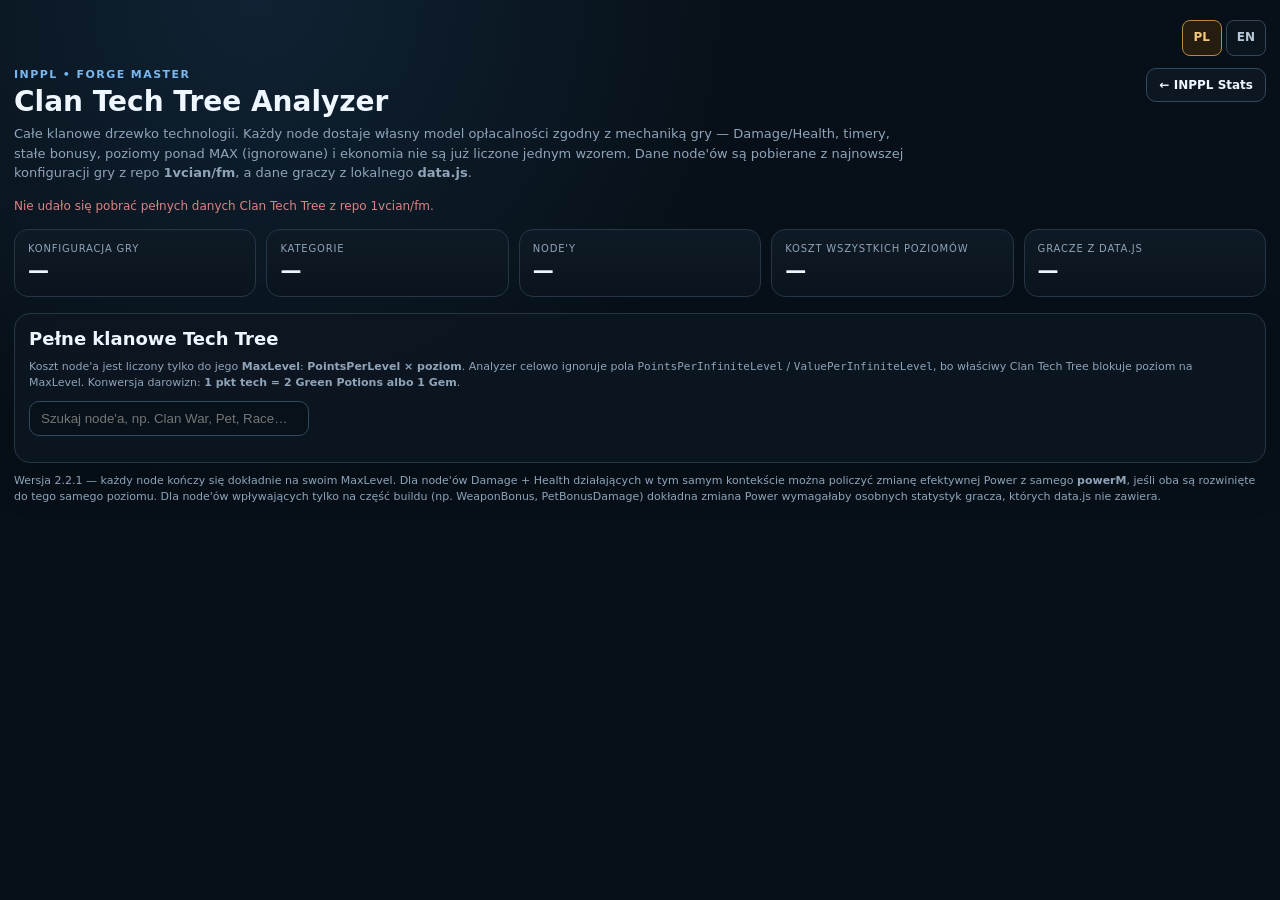
<file: charts/index.html>
<!doctype html>
<html lang="pl">
<head>
<meta charset="utf-8">
<meta name="viewport" content="width=device-width,initial-scale=1">
<meta name="theme-color" content="#071018">
<title>INPPL — Clan Tech Tree Analyzer</title>
<style>
:root{
  --bg:#071018;--panel:#0b151f;--panel2:#0e1b27;--line:#263646;--line2:#33495f;
  --text:#eef6ff;--muted:#8fa4b9;--blue:#77b8f2;--green:#9ac58c;--amber:#d8b16d;
  --red:#d88484;--cyan:#70c8d5;--purple:#b39ce5;
}
*{box-sizing:border-box} html{background:var(--bg)} body{margin:0;background:radial-gradient(circle at 20% 0,#102233 0,#071018 42%);color:var(--text);font-family:Inter,system-ui,-apple-system,Segoe UI,Roboto,Arial,sans-serif}
a{color:inherit}
.shell{width:min(1500px,calc(100% - 28px));margin:0 auto;padding:20px 0 50px}
.top{display:flex;justify-content:space-between;gap:18px;align-items:flex-start;margin-bottom:16px}
.eyebrow{font-size:11px;text-transform:uppercase;letter-spacing:.13em;color:var(--blue);font-weight:800}
h1{font-size:28px;line-height:1.05;margin:6px 0 8px}
.sub{font-size:13px;line-height:1.5;color:var(--muted);max-width:900px}
.back{padding:9px 12px;border-radius:10px;border:1px solid var(--line2);background:#0c1722;text-decoration:none;font-size:12px;font-weight:800;white-space:nowrap}
.status{margin:10px 0 16px;font-size:12px;color:var(--muted)}
.status.ok{color:var(--green)} .status.err{color:var(--red)}
.summary{display:grid;grid-template-columns:repeat(5,minmax(0,1fr));gap:10px;margin-bottom:16px}
.kpi{background:linear-gradient(180deg,#0e1a25,#0a141e);border:1px solid var(--line);border-radius:14px;padding:13px}
.kpi .l{font-size:10px;letter-spacing:.08em;text-transform:uppercase;color:var(--muted)}
.kpi .v{font-size:21px;font-weight:900;margin-top:5px}
.card{background:rgba(12,22,32,.94);border:1px solid var(--line);border-radius:16px;padding:14px;box-shadow:0 15px 45px rgba(0,0,0,.17)}
.toolbar{display:flex;gap:10px;align-items:center;justify-content:space-between;margin-bottom:12px;flex-wrap:wrap}
.toolbar h2{margin:0;font-size:18px}
.search{min-width:280px;background:#07111a;color:var(--text);border:1px solid var(--line2);border-radius:10px;padding:9px 11px;outline:none}
.tree{display:grid;grid-template-columns:repeat(4,minmax(0,1fr));gap:12px;align-items:start}
.cat{background:#09131c;border:1px solid #203243;border-radius:14px;overflow:hidden}
.catHead{padding:11px 12px;border-bottom:1px solid #203243;display:flex;justify-content:space-between;align-items:center;gap:8px;background:#0c1924}
.catTitle{font-weight:900;font-size:13px}.catCount{font-size:10px;color:var(--muted)}
.nodes{padding:8px;display:grid;gap:7px}
.node{width:100%;text-align:left;border:1px solid #26384a;background:#0b1620;color:var(--text);border-radius:11px;padding:9px 10px;cursor:pointer;transition:.14s ease}
.node:hover{transform:translateY(-1px);border-color:#50769a;background:#102130}
.nodeTop{display:flex;justify-content:space-between;gap:10px;align-items:center}
.nodeName{font-size:12px;font-weight:850;line-height:1.2}
.badge{font-size:9px;padding:3px 6px;border-radius:999px;border:1px solid #36516b;color:#9cccf5;white-space:nowrap}
.nodeMeta{display:flex;justify-content:space-between;gap:8px;margin-top:6px;color:var(--muted);font-size:9px}
.powerBadge{border-color:#53613e;color:#b9db9d}.contextBadge{border-color:#65533a;color:#e0bd80}
.timerBadge{border-color:#315f6b;color:#86d5df}.flatBadge{border-color:#43556a;color:#9ec5e7}
.infiniteBadge{border-color:#714d43;color:#e3a38e}.addBadge{border-color:#5b4e72;color:#c4adea}
.modelPanel{margin:0 0 12px;padding:12px 13px;border:1px solid #2a3c4d;border-radius:13px;background:#0a1620}
.modelHead{display:flex;align-items:center;gap:9px;flex-wrap:wrap;margin-bottom:5px}
.modelTitle{font-size:14px;font-weight:900}.modelBadge{font-size:9px;font-weight:900;letter-spacing:.06em;padding:4px 7px;border-radius:999px;border:1px solid #46617b;color:#a8d4f8}
.modelStats{display:grid;grid-template-columns:repeat(4,minmax(0,1fr));gap:7px;margin-top:9px}
.modelStat{background:#09131b;border:1px solid #243747;border-radius:9px;padding:8px 9px}
.modelStat .l{font-size:8px;color:var(--muted);text-transform:uppercase;letter-spacing:.06em}.modelStat .v{font-size:13px;font-weight:900;margin-top:3px}
.specialPanel{margin-top:14px;border:1px solid #3e4f63;background:#0b1620;border-radius:13px;padding:12px}
.specialPanel h3{margin:0 0 5px;font-size:14px}.specialControls{display:grid;grid-template-columns:1fr 1fr;gap:8px;margin:10px 0}
.specialControls label{font-size:9px;color:var(--muted);text-transform:uppercase;letter-spacing:.05em}
.specialControls input{width:100%;margin-top:5px;background:#07111a;color:#fff;border:1px solid #31475c;border-radius:8px;padding:8px}
.specialMetrics{display:grid;grid-template-columns:repeat(4,minmax(0,1fr));gap:7px}
.specialMetric{background:#09131b;border:1px solid #273b4d;border-radius:9px;padding:9px}
.specialMetric .l{font-size:8px;color:var(--muted);text-transform:uppercase;letter-spacing:.05em}.specialMetric .v{font-size:14px;font-weight:900;margin-top:3px}
.note{font-size:11px;color:var(--muted);line-height:1.45;margin-top:10px}
.modalBack{position:fixed;inset:0;background:rgba(0,0,0,.65);display:none;align-items:flex-start;justify-content:center;padding:28px 14px;z-index:50;overflow:auto}
.modalBack.open{display:flex}
.modal{width:min(1120px,100%);background:#09131c;border:1px solid #36506a;border-radius:18px;box-shadow:0 30px 100px rgba(0,0,0,.55);overflow:hidden}
.modalHead{display:flex;justify-content:space-between;align-items:flex-start;gap:16px;padding:16px 18px;border-bottom:1px solid var(--line);background:#0d1a25}
.modalTitle{font-size:22px;font-weight:900}.modalType{font-size:11px;color:var(--muted);margin-top:4px}
.close{border:1px solid var(--line2);background:#0a141d;color:#fff;border-radius:9px;padding:8px 10px;cursor:pointer}
.modalBody{padding:16px}
.nodeKpis{display:grid;grid-template-columns:repeat(5,minmax(0,1fr));gap:9px;margin-bottom:14px}
.smallKpi{background:#0b1721;border:1px solid #263849;border-radius:12px;padding:11px}
.smallKpi .l{font-size:9px;color:var(--muted);text-transform:uppercase;letter-spacing:.06em}
.smallKpi .v{font-size:18px;font-weight:900;margin-top:4px}
.controls{display:grid;grid-template-columns:1fr 1fr 1fr;gap:10px;margin:12px 0}
.control{background:#0a151f;border:1px solid #263849;border-radius:12px;padding:10px}
.control label{font-size:10px;color:var(--muted);text-transform:uppercase;letter-spacing:.06em}
.control input,.control select{width:100%;margin-top:6px;background:#07111a;color:#fff;border:1px solid #31475c;border-radius:8px;padding:8px}
.analysisGrid{display:grid;grid-template-columns:minmax(0,1fr) 310px;gap:14px}
.chartBox{height:430px;border:1px solid #273241;border-radius:16px;background:linear-gradient(180deg,#121a24,#0e151e);padding:10px;position:relative;overflow:hidden;box-shadow:0 14px 40px rgba(0,0,0,.18)}
.chartBox canvas{display:block;width:100%;height:100%}
.sideBox{display:grid;gap:8px;align-content:start}
.metric{padding:10px 11px;border-radius:11px;border:1px solid #2a3b4c;background:#0b1721}
.metric .l{font-size:9px;color:var(--muted);text-transform:uppercase;letter-spacing:.06em}
.metric .v{font-size:18px;font-weight:900;margin-top:3px}
.tableWrap{overflow:auto;margin-top:14px;border:1px solid #263849;border-radius:13px}
table{width:100%;border-collapse:collapse;min-width:760px}
th,td{padding:9px 10px;border-bottom:1px solid #1d2b38;font-size:11px;text-align:right}
th{background:#0d1a25;color:#9fc7ec;font-size:9px;text-transform:uppercase;letter-spacing:.05em;position:sticky;top:0}
th:first-child,td:first-child{text-align:left}
.powerPanel{margin-top:14px;border:1px solid #38513d;background:#0c1a16;border-radius:13px;padding:12px}
.powerPanel h3{margin:0 0 8px;font-size:14px}
.powerGrid{display:grid;grid-template-columns:repeat(4,minmax(0,1fr));gap:8px}
.powerItem{background:#0a1512;border:1px solid #2c4732;border-radius:10px;padding:9px}
.powerItem .n{font-weight:850;font-size:11px}.powerItem .p{font-weight:900;font-size:15px;margin-top:3px}
.warn{margin-top:12px;padding:10px 11px;border-radius:11px;border:1px solid #55462f;background:#19140d;color:#e2bd80;font-size:11px;line-height:1.45}
.hidden{display:none!important}
@media(max-width:1100px){.tree{grid-template-columns:repeat(3,1fr)}.summary{grid-template-columns:repeat(3,1fr)}.nodeKpis{grid-template-columns:repeat(3,1fr)}}
@media(max-width:780px){.tree{grid-template-columns:1fr 1fr}.summary{grid-template-columns:1fr 1fr}.analysisGrid{grid-template-columns:1fr}.controls{grid-template-columns:1fr}.powerGrid{grid-template-columns:1fr 1fr}.modelStats,.specialMetrics{grid-template-columns:1fr 1fr}.specialControls{grid-template-columns:1fr}.top{flex-direction:column}}
@media(max-width:520px){.tree{grid-template-columns:1fr}.summary,.nodeKpis{grid-template-columns:1fr 1fr}}
</style>
<link rel="stylesheet" href="../i18n.css?v=20261003181007723">
<script src="../locales/en.js?v=20261003181007723"></script>
<script src="../i18n.js?v=20261003181007723"></script>
<meta name="inppl-build" content="20261003181007723"><!-- inppl-version-check -->
<script>
(() => {
  const versionUrl = new URL('../version.json', location.href);
  const loadedBuild = document.querySelector('meta[name="inppl-build"]')?.content;
  let checking = false;
  async function checkVersion() {
    if (checking || document.hidden || !/^https?:$/.test(location.protocol)) return;
    checking = true;
    try {
      versionUrl.searchParams.set('t', Date.now());
      const response = await fetch(versionUrl, {cache: 'no-store'});
      if (!response.ok) return;
      const data = await response.json();
      if (data.build == null) return;
      const next = String(data.build), current = new URL(location.href);
      if (next !== loadedBuild && current.searchParams.get('v') !== next) {
        current.searchParams.set('v', next);
        location.replace(current.href);
      }
    } catch (_) {} finally { checking = false; }
  }
  checkVersion();
  addEventListener('pageshow', checkVersion);
  document.addEventListener('visibilitychange', checkVersion);
})();
</script>
<!-- /inppl-version-check -->
</head>
<body>
<div class="shell">
  <div class="top">
    <div>
      <div class="eyebrow">INPPL • Forge Master</div>
      <h1>Clan Tech Tree Analyzer</h1>
      <div class="sub">Całe klanowe drzewko technologii. Każdy node dostaje własny model opłacalności zgodny z mechaniką gry — Damage/Health, timery, stałe bonusy, poziomy ponad MAX (ignorowane) i ekonomia nie są już liczone jednym wzorem. Dane node'ów są pobierane z najnowszej konfiguracji gry z repo <b>1vcian/fm</b>, a dane graczy z lokalnego <b>data.js</b>.</div>
    </div>
    <a class="back" href="../#overview">← INPPL Stats</a>
  </div>

  <div id="status" class="status">Ładowanie najnowszego Clan Tech Tree…</div>

  <div class="summary">
    <div class="kpi"><div class="l">Konfiguracja gry</div><div class="v" id="versionKpi">—</div></div>
    <div class="kpi"><div class="l">Kategorie</div><div class="v" id="catsKpi">—</div></div>
    <div class="kpi"><div class="l">Node'y</div><div class="v" id="nodesKpi">—</div></div>
    <div class="kpi"><div class="l">Koszt wszystkich poziomów</div><div class="v" id="costKpi">—</div></div>
    <div class="kpi"><div class="l">Gracze z data.js</div><div class="v" id="playersKpi">—</div></div>
  </div>

  <div class="card">
    <div class="toolbar">
      <div>
        <h2>Pełne klanowe Tech Tree</h2>
        <div class="note">Koszt node'a jest liczony tylko do jego <b>MaxLevel</b>: <b>PointsPerLevel × poziom</b>. Analyzer celowo ignoruje pola <code>PointsPerInfiniteLevel</code> / <code>ValuePerInfiniteLevel</code>, bo właściwy Clan Tech Tree blokuje poziom na MaxLevel. Konwersja darowizn: <b>1 pkt tech = 2 Green Potions albo 1 Gem</b>.</div>
      </div>
      <input id="search" class="search" placeholder="Szukaj node'a, np. Clan War, Pet, Race…">
    </div>
    <div id="tree" class="tree"></div>
  </div>

  <div class="note">Wersja 2.2.1 — każdy node kończy się dokładnie na swoim MaxLevel. Dla node'ów Damage + Health działających w tym samym kontekście można policzyć zmianę efektywnej Power z samego <b>powerM</b>, jeśli oba są rozwinięte do tego samego poziomu. Dla node'ów wpływających tylko na część buildu (np. WeaponBonus, PetBonusDamage) dokładna zmiana Power wymagałaby osobnych statystyk gracza, których data.js nie zawiera.</div>
</div>

<div id="modalBack" class="modalBack">
  <div class="modal">
    <div class="modalHead">
      <div><div id="modalTitle" class="modalTitle">—</div><div id="modalType" class="modalType">—</div></div>
      <button id="closeBtn" class="close">Zamknij ✕</button>
    </div>
    <div class="modalBody">
      <div class="nodeKpis">
        <div class="smallKpi"><div class="l">Max poziom</div><div id="maxLevelKpi" class="v">—</div></div>
        <div class="smallKpi"><div class="l">Koszt / poziom</div><div id="costLevelKpi" class="v">—</div></div>
        <div class="smallKpi"><div class="l">Bonus / poziom</div><div id="valueLevelKpi" class="v">—</div></div>
        <div class="smallKpi"><div class="l">Koszt do MAX</div><div id="totalCostKpi" class="v">—</div></div>
        <div class="smallKpi"><div class="l">Bonus na MAX</div><div id="maxBonusKpi" class="v">—</div></div>
      </div>

      <div class="controls">
        <div class="control"><label>Aktualny poziom</label><input id="currentLevel" type="number" min="0" value="0"></div>
        <div class="control"><label>Poziom docelowy</label><input id="targetLevel" type="number" min="1" value="1"></div>
        <div id="playerControl" class="control"><label>Gracz do podglądu Power</label><select id="playerSelect"></select></div>
      </div>

      <div id="modelPanel" class="modelPanel">
        <div class="modelHead"><span id="modelBadge" class="modelBadge">MODEL</span><div id="modelTitle" class="modelTitle">—</div></div>
        <div id="modelExplain" class="note" style="margin:0">—</div>
        <div id="modelStats" class="modelStats"></div>
      </div>
      <div class="analysisGrid">
        <div class="chartBox"><canvas id="nodeChart"></canvas></div>
        <div class="sideBox">
          <div class="metric"><div class="l">Koszt aktualny → cel</div><div id="upgradeCost" class="v">—</div></div>
          <div class="metric"><div id="bonusChangeLabel" class="l">Efekt aktualny → cel</div><div id="bonusChange" class="v">—</div></div>
          <div class="metric"><div id="per1000Label" class="l">Efekt / 1000 pkt</div><div id="per1000" class="v">—</div></div>
          <div class="metric"><div id="relativeGainLabel" class="l">Opłacalność poziomu docelowego</div><div id="relativeGain" class="v">—</div></div>
        </div>
      </div>

      <div id="specialPanel" class="specialPanel hidden">
        <h3 id="specialTitle">Analiza specjalna</h3>
        <div id="specialBody"></div>
      </div>

      <div id="powerPanel" class="powerPanel hidden">
        <h3 id="powerTitle">Wpływ na efektywną Power</h3>
        <div class="note" id="powerDesc"></div>
        <div id="powerGrid" class="powerGrid"></div>
      </div>
      <div id="powerWarn" class="warn hidden"></div>

      <div class="tableWrap">
        <table>
          <thead><tr><th id="thLevel">Poziom</th><th id="thCost">Koszt łączny</th><th id="thEffect">Efekt łączny</th><th id="thGain">Zysk tego poziomu</th><th id="thEfficiency">Opłacalność vs 1. poziom</th></tr></thead>
          <tbody id="levelsBody"></tbody>
        </table>
      </div>
    </div>
  </div>
</div>

<script src="../data-loader.js?v=20261003181007723"></script>
<script>
const REPO_BASE='https://raw.githubusercontent.com/1vcian/fm/main/public/parsed_configs/';

const LABELS={
Power:'Moc',EggTimers:'Timery jaj',Special:'Specjalne',ClanWar:'Wojna klanów',ClanMissions:'Misje klanowe',Dungeons:'Lochy',ClanTechPotions:'Fiolki / Tech Race',
WeaponBonus:'Bonus broni',HelmetBonus:'Bonus hełmu',BodyBonus:'Bonus pancerza',ShoeBonus:'Bonus butów',GloveBonus:'Bonus rękawic',BeltBonus:'Bonus pasa',NecklaceBonus:'Bonus naszyjnika',RingBonus:'Bonus pierścienia',
SkillDamage:'Skill Damage',PetBonusDamage:'Pet Damage',PetBonusHealth:'Pet Health',MountDamage:'Mount Damage',MountHealth:'Mount Health',
CommonEggTimer:'Common Egg Timer',RareEggTimer:'Rare Egg Timer',EpicEggTimer:'Epic Egg Timer',LegendaryEggTimer:'Legendary Egg Timer',UltimateEggTimer:'Ultimate Egg Timer',MythicEggTimer:'Mythic Egg Timer',
AutoForge:'Auto Forge',ForgeAnimationSpeed:'Forge Animation Speed',PlayerMoveSpeed:'Move Speed',PlayerAttackRange:'Attack Range',
ClanWarDamage:'Clan War Damage',ClanWarHealth:'Clan War Health',PersonalWarRewards:'Personal War Rewards',ClanWarWinRewards:'Clan War Win Rewards',ClanWarLoseRewards:'Clan War Lose Rewards',
MissionDamage:'Mission Damage',MissionHealth:'Mission Health',MissionRewards:'Mission Rewards',
HammerThiefDungeonDamage:'Hammer Thief Damage',HammerThiefDungeonHealth:'Hammer Thief Health',
GhostTownDungeonDamage:'Ghost Town Damage',GhostTownDungeonHealth:'Ghost Town Health',
InvasionDungeonDamage:'Invasion Damage',InvasionDungeonHealth:'Invasion Health',
ZombieRushDungeonDamage:'Zombie Rush Damage',ZombieRushDungeonHealth:'Zombie Rush Health',
GuildPotionsFromMissions:'Potions from Missions',GuildPotionsFromPersonalWar:'Potions from Personal War',GuildPotionsFromClanWarWin:'Potions from Clan War Win',GuildPotionsFromClanWarLose:'Potions from Clan War Lose',
GuildTechRaceRewardMultiplier:'Clan Tech Race Rewards',GuildTechRaceScoreMultiplier:'Clan Tech Race Score'
};

const CONTEXT_PAIRS={
ClanWarDamage:'ClanWarHealth',ClanWarHealth:'ClanWarDamage',
MissionDamage:'MissionHealth',MissionHealth:'MissionDamage',
HammerThiefDungeonDamage:'HammerThiefDungeonHealth',HammerThiefDungeonHealth:'HammerThiefDungeonDamage',
GhostTownDungeonDamage:'GhostTownDungeonHealth',GhostTownDungeonHealth:'GhostTownDungeonDamage',
InvasionDungeonDamage:'InvasionDungeonHealth',InvasionDungeonHealth:'InvasionDungeonDamage',
ZombieRushDungeonDamage:'ZombieRushDungeonHealth',ZombieRushDungeonHealth:'ZombieRushDungeonDamage'
};

const POWER_SOURCE_TYPES=new Set([
'WeaponBonus','HelmetBonus','BodyBonus','ShoeBonus','GloveBonus','BeltBonus','NecklaceBonus','RingBonus',
'SkillDamage','PetBonusDamage','PetBonusHealth','MountDamage','MountHealth'
]);

let VERSION='',POSITIONS={},UPGRADES={},TECHNODES={},GUILDBASE={},PLAYERS=[],SELECTED=null;
let RACE_MEMBERS=50,RACE_BASE_PER_MEMBER=400;
let POTIONS_PER_POINT=2,GEMS_PER_POINT=1;

const fmt=n=>Number(n||0).toLocaleString(window.INPPL_I18N?.locale||'pl-PL',{maximumFractionDigits:2});
const pct=n=>(Number(n||0)*100).toLocaleString(window.INPPL_I18N?.locale||'pl-PL',{maximumFractionDigits:2})+'%';
const compact=n=>{
  n=Number(n||0); const a=Math.abs(n);
  if(a>=1e12)return (n/1e12).toLocaleString(window.INPPL_I18N?.locale||'pl-PL',{maximumFractionDigits:2})+' bln';
  if(a>=1e9)return (n/1e9).toLocaleString(window.INPPL_I18N?.locale||'pl-PL',{maximumFractionDigits:2})+' mld';
  if(a>=1e6)return (n/1e6).toLocaleString(window.INPPL_I18N?.locale||'pl-PL',{maximumFractionDigits:2})+' mln';
  if(a>=1e3)return (n/1e3).toLocaleString(window.INPPL_I18N?.locale||'pl-PL',{maximumFractionDigits:2})+' tys.';
  return fmt(n);
};
function splitName(s){return String(s||'').replace(/([a-z0-9])([A-Z])/g,'$1 $2')}
function label(s){return LABELS[s]||splitName(s)}
function powerFmtM(m){
  const n=Number(m)*1e6,a=Math.abs(n);
  if(a>=1e12)return (n/1e12).toLocaleString(window.INPPL_I18N?.locale||'pl-PL',{maximumFractionDigits:2})+'T';
  if(a>=1e9)return (n/1e9).toLocaleString(window.INPPL_I18N?.locale||'pl-PL',{maximumFractionDigits:2})+'B';
  if(a>=1e6)return (n/1e6).toLocaleString(window.INPPL_I18N?.locale||'pl-PL',{maximumFractionDigits:1})+'M';
  return fmt(n);
}
function projectedPowerM(baseM,mult){return Number(baseM)*mult+0.00048*(mult-1)}
function techPointCostText(points){
  const p=Number(points||0);
  return `${compact(p)} pkt • ${compact(p*POTIONS_PER_POINT)} potek`;
}
function readDonationRates(){
  const arr=GUILDBASE?.TechTreeDonationCurrencies;
  if(!Array.isArray(arr))return;
  const pot=arr.find(x=>String(x?.Currency)==='GuildPotions');
  const gem=arr.find(x=>String(x?.Currency)==='Gems');
  const pr=Number(pot?.CostPerPoint),gr=Number(gem?.CostPerPoint);
  if(Number.isFinite(pr)&&pr>0)POTIONS_PER_POINT=pr;
  if(Number.isFinite(gr)&&gr>0)GEMS_PER_POINT=gr;
}

function nodeMeta(type){
  const rows=TECHNODES?.[type]?.StatNodes||[];
  const first=rows[0]||{};
  const stat=first.UniqueStat||{};
  return {
    rows,
    statType:stat.StatType||'Unknown',
    nature:stat.StatNature||'Unknown',
    targetKind:first.Target?.Kind||'Unknown',
    condition:first.Condition||'None'
  };
}
function isPercent(type){
  const m=nodeMeta(type);
  return m.nature!=='Additive';
}
function valFmt(type,v){
  return isPercent(type) ? pct(v) : fmt(v);
}
function totalValueAt(type,level){
  const d=UPGRADES[type]||{}, max=Math.max(0,Number(d.MaxLevel||0)), v=Number(d.ValuePerLevel||0);
  const l=Math.max(0,Math.min(Number(level)||0,max));
  return l*v;
}
function totalCostAt(type,level){
  const d=UPGRADES[type]||{}, max=Math.max(0,Number(d.MaxLevel||0)), c=Number(d.PointsPerLevel||0);
  const l=Math.max(0,Math.min(Number(level)||0,max));
  return l*c;
}
function levelIncrement(type,level){
  const d=UPGRADES[type]||{};
  return {cost:Number(d.PointsPerLevel||0),value:Number(d.ValuePerLevel||0),infinite:false};
}

function modelFor(type){
  const m=nodeMeta(type);
  if(CONTEXT_PAIRS[type])return 'combatPair';
  if(m.nature==='Divisor' && (m.statType==='TimerSpeed'||m.statType==='Duration'))return 'timerDivisor';
  if(m.nature==='Additive')return 'additive';
  if(m.nature==='Multiplier')return 'linearMultiplier';
  return 'flatFallback';
}

function modelName(type){
  const model=modelFor(type);
  if(model==='combatPair')return 'POWER + PARA';
  if(model==='timerDivisor')return 'TIMER / DIVISOR';
  if(model==='additive')return 'ADDITIVE';
  if(POWER_SOURCE_TYPES.has(type))return 'POWER • ŹRÓDŁO';
  return 'STAŁY BONUS / KOSZT';
}

function finiteEfficiencyBase(type){
  const d=UPGRADES[type]||{};
  return Number(d.PointsPerLevel)>0 ? Number(d.ValuePerLevel||0)/Number(d.PointsPerLevel) : 0;
}

/* Opłacalność jest ZALEŻNA OD MECHANIKI node'a.
   Wynik 1.0 = 100% wartości referencyjnej pierwszego poziomu. */
function efficiencyAt(type,level){
  const d=UPGRADES[type]||{}, v=Number(d.ValuePerLevel||0), max=Number(d.MaxLevel||0);
  const l=Math.max(1,Number(level)||1), model=modelFor(type);

  if(model==='combatPair'){
    // Para Damage+Health: mnożnik efektywnej siły = 1 + bonus.
    // Marginalny względny wzrost poziomu L: v/(1+v*(L-1)).
    // Normalizacja do poziomu 1 daje 1/(1+v*(L-1)).
    return v>0 ? 1/(1+v*(l-1)) : 1;
  }

  if(model==='timerDivisor'){
    // Divisor: czas = baza / (1 + bonus).
    // Liczymy ile czasu bazowego oszczędza konkretny kolejny poziom.
    const save1=1-(1/(1+v));
    const before=1/(1+v*(l-1));
    const after=1/(1+v*l);
    const saved=before-after;
    return save1>0?saved/save1:1;
  }


  // Multiplier / Additive o stałym koszcie i stałym przyroście:
  // absolutny efekt na bazową wartość za punkt jest taki sam na każdym poziomie.
  return 1;
}

function actualGainText(type,level){
  const d=UPGRADES[type]||{}, v=Number(d.ValuePerLevel||0), max=Number(d.MaxLevel||0);
  const inc=levelIncrement(type,level), model=modelFor(type);

  if(model==='combatPair'){
    const gain=v/(1+v*(level-1));
    return '+'+pct(gain)+' efektywnej siły';
  }
  if(model==='timerDivisor'){
    const before=1/(1+v*(level-1)),after=1/(1+v*level);
    return '−'+pct(before-after)+' czasu bazowego';
  }
  if(inc.infinite){
    return isPercent(type)?'+'+pct(inc.value)+' bazowej wartości':'+'+fmt(inc.value);
  }
  return isPercent(type)?'+'+pct(inc.value)+' bazowej wartości':'+'+fmt(inc.value);
}

function stageLevels(type){
  const d=UPGRADES[type]||{}, max=Math.max(1,Number(d.MaxLevel||1));
  const base=[1,2,4,8,16,24,32,48,64,96,100].filter(x=>x<=max);
  if(!base.includes(max))base.push(max);
  return [...new Set(base)].sort((a,b)=>a-b);
}

async function load(){
  const status=document.getElementById('status');
  try{
    await window.inpplReady;
    const versions=await fetch(REPO_BASE+'versions.json',{cache:'no-store'}).then(r=>{if(!r.ok)throw Error('versions');return r.json()});
    VERSION=[...versions].sort((a,b)=>b.localeCompare(a))[0];
    [POSITIONS,UPGRADES,TECHNODES,GUILDBASE]=await Promise.all([
      fetch(REPO_BASE+VERSION+'/GuildTechTreePositionLibrary.json',{cache:'no-store'}).then(r=>r.json()),
      fetch(REPO_BASE+VERSION+'/GuildTechTreeUpgradeLibrary.json',{cache:'no-store'}).then(r=>r.json()),
      fetch(REPO_BASE+VERSION+'/TechNodesLibrary.json',{cache:'no-store'}).then(r=>r.json()),
      fetch(REPO_BASE+VERSION+'/GuildBaseConfig.json',{cache:'no-store'}).then(r=>r.json())
    ]);
    readDonationRates();

    const D=window.INPPL_DATA;
    if(D&&Array.isArray(D.players)){
      PLAYERS=D.players.filter(p=>p&&p.active!==false&&Number.isFinite(Number(p.powerM))).sort((a,b)=>Number(b.powerM)-Number(a.powerM));
    }
    RACE_MEMBERS=PLAYERS.length||50;

    status.textContent='Połączono • konfiguracja '+VERSION+' • 1 pkt tech = '+POTIONS_PER_POINT+' potki lub '+GEMS_PER_POINT+' gem • '+Object.keys(UPGRADES).length+' definicji';
    status.className='status ok';
    renderSummary();renderTree();fillPlayers();
  }catch(e){
    console.error(e);status.textContent='Nie udało się pobrać pełnych danych Clan Tech Tree z repo 1vcian/fm.';status.className='status err';
  }
}

function renderSummary(){
  const cats=Object.keys(POSITIONS),nodes=cats.flatMap(c=>POSITIONS[c]?.Nodes||[]);
  const total=nodes.reduce((s,t)=>s+totalCostAt(t,Number(UPGRADES[t]?.MaxLevel||0)),0);
  versionKpi.textContent=VERSION.replaceAll('_','-');
  catsKpi.textContent=cats.length;nodesKpi.textContent=nodes.length;costKpi.textContent=compact(total)+' pkt / '+compact(total*POTIONS_PER_POINT)+' potek';playersKpi.textContent=PLAYERS.length||'—';
}

function badgeFor(type){
  const model=modelFor(type);
  if(model==='combatPair')return '<span class="badge contextBadge">POWER + PARA</span>';
  if(model==='timerDivisor')return '<span class="badge timerBadge">TIMER</span>';
  if(POWER_SOURCE_TYPES.has(type))return '<span class="badge powerBadge">POWER</span>';
  if(model==='additive')return '<span class="badge addBadge">ADDITIVE</span>';
  return '<span class="badge flatBadge">STAŁE ROI</span>';
}

function renderTree(filter=''){
  const q=filter.trim().toLowerCase(),tree=document.getElementById('tree');tree.innerHTML='';
  Object.entries(POSITIONS).forEach(([key,cat])=>{
    const nodes=(cat.Nodes||[]).filter(t=>(label(t)+' '+t+' '+label(key)+' '+modelName(t)).toLowerCase().includes(q));
    if(!nodes.length)return;
    const el=document.createElement('section');el.className='cat';
    el.innerHTML='<div class="catHead"><div class="catTitle">'+label(key)+'</div><div class="catCount">'+nodes.length+' node’ów</div></div><div class="nodes">'+nodes.map(t=>{
      const d=UPGRADES[t]||{};
      const maxText='MAX '+(d.MaxLevel??'?');
      return `<button class="node" data-type="${t}">
        <div class="nodeTop"><div class="nodeName">${label(t)}</div>${badgeFor(t)}</div>
        <div class="nodeMeta"><span>${maxText}</span><span>${fmt(d.PointsPerLevel||0)} pkt • ${fmt(Number(d.PointsPerLevel||0)*POTIONS_PER_POINT)} potek</span><span>${valFmt(t,d.ValuePerLevel||0)}/lvl</span></div>
      </button>`;
    }).join('')+'</div>';
    tree.appendChild(el);
  });
  tree.querySelectorAll('.node').forEach(b=>b.addEventListener('click',()=>openNode(b.dataset.type)));
}

function fillPlayers(){
  const s=document.getElementById('playerSelect');
  s.innerHTML=PLAYERS.length?PLAYERS.map(p=>`<option value="${String(p.nick).replace(/"/g,'&quot;')}">${p.nick} — ${powerFmtM(p.powerM)}</option>`).join(''):'<option>Brak danych</option>';
  if(PLAYERS.some(p=>p.nick==='Wosiu'))s.value='Wosiu';
  s.onchange=updateNode;
}

function findCategory(type){
  for(const [k,c] of Object.entries(POSITIONS))if((c.Nodes||[]).includes(type))return label(k);
  return '—';
}

function openNode(type){
  SELECTED=type;const d=UPGRADES[type];if(!d)return;
  const meta=nodeMeta(type);

  modalTitle.textContent=label(type);
  modalType.textContent=type+' • '+findCategory(type)+' • '+meta.statType+' / '+meta.nature;
  maxLevelKpi.textContent=d.MaxLevel;
  costLevelKpi.textContent=techPointCostText(d.PointsPerLevel);
  valueLevelKpi.textContent=valFmt(type,d.ValuePerLevel);
  totalCostKpi.textContent=techPointCostText(totalCostAt(type,d.MaxLevel));
  maxBonusKpi.textContent=valFmt(type,totalValueAt(type,d.MaxLevel));

  currentLevel.max=d.MaxLevel;targetLevel.max=d.MaxLevel;
  currentLevel.value=0;targetLevel.value=Math.min(1,Number(d.MaxLevel||1));
  currentLevel.oninput=updateNode;targetLevel.oninput=updateNode;

  const showPlayer=!!CONTEXT_PAIRS[type]||POWER_SOURCE_TYPES.has(type);
  playerControl.classList.toggle('hidden',!showPlayer);

  modalBack.classList.add('open');
  requestAnimationFrame(()=>{updateNode();requestAnimationFrame(drawChart)});
}

function clampLevels(){
  const d=UPGRADES[SELECTED],max=Number(d.MaxLevel||0);
  let cur=Math.max(0,Math.min(Number(currentLevel.value)||0,max));
  let tar=Math.max(0,Math.min(Number(targetLevel.value)||0,max));
  if(tar<cur){tar=cur;targetLevel.value=String(cur)}
  currentLevel.value=String(cur);targetLevel.value=String(tar);
  return {cur,tar};
}

function targetEfficiency(type,level){
  if(level<=0)return null;
  return efficiencyAt(type,level);
}
function effFmt(e){return e==null?'—':(e*100).toLocaleString(window.INPPL_I18N?.locale||'pl-PL',{maximumFractionDigits:2})+'%'}

function updateNode(){
  if(!SELECTED)return;
  const d=UPGRADES[SELECTED],{cur,tar}=clampLevels(),model=modelFor(SELECTED);
  const cost=totalCostAt(SELECTED,tar)-totalCostAt(SELECTED,cur);
  const curVal=totalValueAt(SELECTED,cur),tarVal=totalValueAt(SELECTED,tar);

  upgradeCost.textContent=techPointCostText(cost);

  if(model==='timerDivisor'){
    const remainCur=1/(1+curVal),remainTar=1/(1+tarVal);
    bonusChangeLabel.textContent='Pozostały czas aktualny → cel';
    bonusChange.textContent=pct(remainCur)+' → '+pct(remainTar);
    const v=Number(d.ValuePerLevel||0),firstSave=1-(1/(1+v));
    per1000Label.textContent='Oszczędność czasu / 1000 pkt (1. lvl)';
    per1000.textContent=pct(firstSave*(1000/Number(d.PointsPerLevel||1)));
  }else{
    bonusChangeLabel.textContent='Bonus aktualny → cel';
    bonusChange.textContent=valFmt(SELECTED,curVal)+' → '+valFmt(SELECTED,tarVal);
    per1000Label.textContent=isPercent(SELECTED)?'Bonus bazowy / 1000 pkt':'Wartość / 1000 pkt';
    const inc=levelIncrement(SELECTED,Math.min(Math.max(1,tar),Number(d.MaxLevel||1)));
    per1000.textContent=isPercent(SELECTED)?pct((inc.value/inc.cost)*1000):fmt((inc.value/inc.cost)*1000);
  }

  relativeGainLabel.textContent='Opłacalność poziomu docelowego';
  relativeGain.textContent=tar>0?effFmt(targetEfficiency(SELECTED,tar)):'—';

  renderModelPanel(cur,tar);
  renderLevels();
  drawChart();
  renderPower(cur,tar,Number(d.ValuePerLevel||0));
  renderSpecial(cur,tar);
}

function renderModelPanel(cur,tar){
  const type=SELECTED,d=UPGRADES[type],model=modelFor(type),meta=nodeMeta(type);
  modelBadge.textContent=modelName(type);
  let title='',explain='',stats=[];

  if(model==='combatPair'){
    const pair=CONTEXT_PAIRS[type],v=Number(d.ValuePerLevel||0);
    title='Malejąca opłacalność realnej siły';
    explain=`${label(type)} działa jako mnożnik ${meta.statType}. Gdy ${label(type)} i ${label(pair)} mają ten sam poziom, Damage i Health rosną razem. Wykres pokazuje marginalny wzrost efektywnej siły kolejnego poziomu, znormalizowany tak, że 1. poziom = 100%.`;
    const max=Number(d.MaxLevel||0);
    stats=[
      ['Para',label(pair)],
      ['1. poziom',actualGainText(type,1)],
      ['MAX bonus',valFmt(type,totalValueAt(type,max))],
      ['Opłacalność MAX lvl',effFmt(efficiencyAt(type,max))]
    ];
  }else if(model==='timerDivisor'){
    const max=Number(d.MaxLevel||0),maxVal=totalValueAt(type,max),remain=1/(1+maxVal);
    title='Rzeczywista oszczędność czasu — Divisor';
    explain='Gra liczy ten typ jako Divisor: czas = czas bazowy / (1 + bonus). Dlatego +5% speed nie oznacza −5% czasu. Każdy kolejny poziom oszczędza coraz mniej czasu bazowego, więc wykres opada.';
    stats=[
      ['Bonus speed na MAX',valFmt(type,maxVal)],
      ['Czas na MAX',pct(remain)+' bazowego'],
      ['Łącznie krócej',pct(1-remain)],
      ['Opłacalność MAX lvl',effFmt(efficiencyAt(type,max))]
    ];
  }else if(model==='additive'){
    title='Stała opłacalność — przyrost Additive';
    explain='Każdy poziom daje ten sam przyrost liczbowy i kosztuje tyle samo. Nie ma matematycznego spadku ROI: wykres powinien być płaski na 100%.';
    stats=[
      ['Przyrost / lvl','+'+fmt(d.ValuePerLevel)],
      ['Koszt / lvl',fmt(d.PointsPerLevel)+' pkt / '+fmt(Number(d.PointsPerLevel)*POTIONS_PER_POINT)+' potek'],
      ['Wartość na MAX',fmt(totalValueAt(type,d.MaxLevel))],
      ['ROI wszystkich lvl','100%']
    ];
  }else{
    title=POWER_SOURCE_TYPES.has(type)?'Stała efektywność źródłowej statystyki':'Stała efektywność bonusu kosztowego';
    explain=POWER_SOURCE_TYPES.has(type)
      ?'Ten node wzmacnia tylko konkretne źródło Damage/Health. Każdy level daje ten sam procent tego źródła za ten sam koszt, więc jego czysta efektywność bonus/punkt jest płaska. Dokładnego wzrostu całkowitego Power nie da się wyliczyć z samego powerM.'
      :'Ten efekt jest mnożnikiem bazowej nagrody / punktów / prędkości. Każdy poziom dodaje ten sam procent bazowej wartości za ten sam koszt, więc kosztowa opłacalność każdego poziomu jest taka sama.';
    const max=Number(d.MaxLevel||0);
    stats=[
      ['Bonus / lvl',valFmt(type,d.ValuePerLevel)],
      ['Koszt / lvl',fmt(d.PointsPerLevel)+' pkt / '+fmt(Number(d.PointsPerLevel)*POTIONS_PER_POINT)+' potek'],
      ['Bonus na MAX',valFmt(type,totalValueAt(type,max))],
      ['ROI wszystkich lvl','100%']
    ];
  }

  modelTitle.textContent=title;
  modelExplain.textContent=explain;
  modelStats.innerHTML=stats.map(([l,v])=>`<div class="modelStat"><div class="l">${l}</div><div class="v">${v}</div></div>`).join('');
}

function tableStages(type){
  return stageLevels(type);
}

function renderLevels(){
  const type=SELECTED,model=modelFor(type),rows=tableStages(type);
  thEffect.textContent=model==='timerDivisor'?'Czas pozostały':'Efekt łączny';
  thGain.textContent=model==='timerDivisor'?'Oszczędność tego poziomu':'Zysk tego poziomu';
  thEfficiency.textContent='Opłacalność vs 1. poziom';

  levelsBody.innerHTML=rows.map(l=>{
    const val=totalValueAt(type,l),cost=totalCostAt(type,l);
    let effect,gain;
    if(model==='timerDivisor'){
      effect=pct(1/(1+val))+' bazowego';
      gain=actualGainText(type,l);
    }else{
      effect=valFmt(type,val);
      gain=actualGainText(type,l);
    }
    const isInf=false;
    const lvlLabel=String(l);
    return `<tr>
      <td><b>${lvlLabel}</b></td>
      <td>${compact(cost)} pkt<br><span style="color:#8297aa;font-size:9px">${compact(cost*POTIONS_PER_POINT)} potek</span></td>
      <td>${effect}</td>
      <td>${gain}</td>
      <td><b>${effFmt(efficiencyAt(type,l))}</b></td>
    </tr>`;
  }).join('');
}

function roiColor(e){
  const v=Math.max(0,Math.min(100,Number(e)*100));
  if(v>=75)return '#9cbd90';
  if(v>=45)return '#b8bd82';
  if(v>=20)return '#c7ab7e';
  if(v>=10)return '#c7957e';
  return '#be8484';
}
function rr(ctx,x,y,w,h,r){
  r=Math.min(r,w/2,h/2);
  ctx.beginPath();ctx.moveTo(x+r,y);ctx.arcTo(x+w,y,x+w,y+h,r);ctx.arcTo(x+w,y+h,x,y+h,r);
  ctx.arcTo(x,y+h,x,y,r);ctx.arcTo(x,y,x+w,y,r);ctx.closePath();
}

function drawChart(){
  const canvas=document.getElementById('nodeChart'),ctx=canvas.getContext('2d'),type=SELECTED;
  const r=canvas.getBoundingClientRect(),dpr=window.devicePixelRatio||1;
  canvas.width=Math.max(1,Math.round(r.width*dpr));canvas.height=Math.max(1,Math.round(r.height*dpr));
  ctx.setTransform(dpr,0,0,dpr,0,0);

  const W=r.width,H=r.height,m={l:92,r:24,t:48,b:74},pw=W-m.l-m.r,ph=H-m.t-m.b;
  const model=modelFor(type),levels=stageLevels(type);
  const data=levels.map(l=>({level:l,label:String(l),eff:efficiencyAt(type,l)}));
  const stepX=data.length>1?pw/(data.length-1):0;
  const pts=data.map((o,i)=>({x:m.l+i*stepX,y:m.t+ph-o.eff*ph}));

  ctx.clearRect(0,0,W,H);ctx.fillStyle='#0e151e';ctx.fillRect(0,0,W,H);

  ctx.font='11px system-ui';ctx.textBaseline='middle';
  [0,20,40,60,80,100].forEach(v=>{
    const y=m.t+ph-(v/100)*ph;
    ctx.strokeStyle='#283241';ctx.lineWidth=1;ctx.beginPath();ctx.moveTo(m.l,y);ctx.lineTo(W-m.r,y);ctx.stroke();
    ctx.fillStyle='#8fa0b5';ctx.textAlign='right';ctx.fillText(v+'%',m.l-12,y);
  });

  // Model-specific background guidance.
  if(model==='linearMultiplier'||model==='additive'||model==='flatFallback'){
    ctx.fillStyle='rgba(156,189,144,.065)';ctx.fillRect(m.l,m.t,pw,ph);
    ctx.fillStyle='rgba(223,242,216,.92)';ctx.font='800 10px system-ui';ctx.textAlign='left';ctx.textBaseline='top';
    ctx.fillText('STAŁA OPŁACALNOŚĆ KOSZTOWA',m.l+12,m.t+10);
  }else{
    const bestEnd=data.length>=2?m.l+Math.min(1.5,data.length-1)*stepX:m.l;
    ctx.fillStyle='rgba(156,189,144,.065)';ctx.fillRect(m.l,m.t,Math.max(0,bestEnd-m.l),ph);
    ctx.fillStyle='rgba(223,242,216,.92)';ctx.font='800 10px system-ui';ctx.textAlign='left';ctx.textBaseline='top';
    ctx.fillText(model==='timerDivisor'?'NAJWIĘCEJ CZASU OSZCZĘDZAJĄ PIERWSZE POZIOMY':'NAJLEPSZA WARTOŚĆ: PIERWSZE POZIOMY',m.l+12,m.t+10);
  }

  if(pts.length){
    const area=ctx.createLinearGradient(0,m.t,0,m.t+ph);
    area.addColorStop(0,'rgba(156,189,144,.15)');area.addColorStop(1,'rgba(156,189,144,.01)');
    ctx.beginPath();ctx.moveTo(pts[0].x,m.t+ph);pts.forEach(p=>ctx.lineTo(p.x,p.y));ctx.lineTo(pts[pts.length-1].x,m.t+ph);ctx.closePath();
    ctx.fillStyle=area;ctx.fill();
  }

  ctx.lineWidth=3;ctx.lineJoin='round';
  for(let i=0;i<pts.length-1;i++){
    const g=ctx.createLinearGradient(pts[i].x,pts[i].y,pts[i+1].x,pts[i+1].y);
    g.addColorStop(0,roiColor(data[i].eff));g.addColorStop(1,roiColor(data[i+1].eff));
    ctx.strokeStyle=g;ctx.beginPath();ctx.moveTo(pts[i].x,pts[i].y);ctx.lineTo(pts[i+1].x,pts[i+1].y);ctx.stroke();
  }

  pts.forEach((p,i)=>{
    ctx.beginPath();ctx.arc(p.x,p.y,5,0,Math.PI*2);ctx.fillStyle=roiColor(data[i].eff);ctx.fill();
    ctx.strokeStyle='#0b0f14';ctx.lineWidth=2;ctx.stroke();

    ctx.fillStyle='#8fa0b5';ctx.font='10px system-ui';ctx.textAlign='center';ctx.textBaseline='top';
    ctx.fillText(data[i].label,p.x,m.t+ph+18);

    const txt=effFmt(data[i].eff);
    ctx.font='800 11px system-ui';const tw=ctx.measureText(txt).width+16;
    const bx=Math.max(m.l,Math.min(W-m.r-tw,p.x-tw/2)),by=Math.max(m.t+31,p.y-34);
    ctx.fillStyle='rgba(12,18,25,.95)';rr(ctx,bx,by,tw,24,8);ctx.fill();ctx.strokeStyle='#2b3745';ctx.stroke();
    ctx.fillStyle=roiColor(data[i].eff);ctx.textAlign='center';ctx.textBaseline='middle';ctx.fillText(txt,bx+tw/2,by+12);
  });

  ctx.fillStyle='#9fb0c4';ctx.font='800 10px system-ui';ctx.textAlign='center';ctx.textBaseline='bottom';
  ctx.fillText('Kolejne progi poziomu node’a',m.l+pw/2,H-8);
  ctx.save();ctx.translate(18,m.t+ph/2);ctx.rotate(-Math.PI/2);ctx.textAlign='center';ctx.textBaseline='middle';ctx.fillText('Opłacalność vs 1. poziom (%)',0,0);ctx.restore();

  let title='opłacalność kolejnych progów';
  if(model==='linearMultiplier'||model==='additive')title='stała opłacalność kosztowa';
  if(model==='timerDivisor')title='opłacalność oszczędności czasu';
  ctx.fillStyle='#dce8f5';ctx.font='900 12px system-ui';ctx.textAlign='left';ctx.textBaseline='top';
  ctx.fillText(label(type)+' — '+title,m.l,m.t-29);
}

function renderPower(cur,tar,vpl){
  powerPanel.classList.add('hidden');powerWarn.classList.add('hidden');
  const pair=CONTEXT_PAIRS[SELECTED];

  if(pair){
    if(!PLAYERS.length){
      powerWarn.textContent='Ten node może być policzony jako efektywna Power razem z '+label(pair)+', ale data.js nie zawiera teraz graczy.';
      powerWarn.classList.remove('hidden');return;
    }
    const p=PLAYERS.find(x=>x.nick===playerSelect.value)||PLAYERS[0];
    const curMult=1+totalValueAt(SELECTED,cur),tarMult=1+totalValueAt(SELECTED,tar);
    const before=projectedPowerM(p.powerM,curMult),after=projectedPowerM(p.powerM,tarMult);
    powerTitle.textContent='Efektywna Power — '+label(SELECTED)+' + '+label(pair);
    powerDesc.textContent='Założenie: oba sparowane node’y mają ten sam poziom. Repo stosuje kontekstowy mnożnik osobno do całego Damage i Health; przy równym poziomie obu node’ów można policzyć efektywną Power z samego powerM.';
    powerGrid.innerHTML=[
      ['Gracz',p.nick],['Bazowa Power',powerFmtM(p.powerM)],['Poziom '+cur,powerFmtM(before)],['Poziom '+tar,powerFmtM(after)]
    ].map(x=>`<div class="powerItem"><div class="n">${x[0]}</div><div class="p">${x[1]}</div></div>`).join('');
    powerPanel.classList.remove('hidden');return;
  }

  if(POWER_SOURCE_TYPES.has(SELECTED)){
    powerWarn.textContent='Ten node wpływa na Power, ale wzmacnia tylko konkretne źródło statystyki ('+label(SELECTED)+'). Z samego powerM nie znamy udziału tego źródła w całkowitym Damage/Health, więc dokładna zmiana Power byłaby zgadywaniem.';
    powerWarn.classList.remove('hidden');
  }
}

function renderSpecial(cur,tar){
  specialPanel.classList.add('hidden');specialBody.innerHTML='';
  const type=SELECTED,d=UPGRADES[type];

  if(type==='GuildTechRaceRewardMultiplier'){
    specialTitle.textContent='Tech Race Rewards — zwrot w realnych fiolkach';
    specialBody.innerHTML=`
      <div class="note" style="margin:0">Bazową nagrodę można zmienić. Domyślnie wpisuję 400 na gracza, a liczbę członków biorę z data.js (${PLAYERS.length||50}).</div>
      <div class="specialControls">
        <label>Liczba członków<input id="raceMembers" type="number" min="1" value="${RACE_MEMBERS}"></label>
        <label>Bazowa nagroda / gracza<input id="raceBase" type="number" min="0" value="${RACE_BASE_PER_MEMBER}"></label>
      </div>
      <div id="raceMetrics" class="specialMetrics"></div>`;
    specialPanel.classList.remove('hidden');

    const refresh=()=>{
      RACE_MEMBERS=Math.max(1,Number(document.getElementById('raceMembers').value)||1);
      RACE_BASE_PER_MEMBER=Math.max(0,Number(document.getElementById('raceBase').value)||0);
      const base=RACE_MEMBERS*RACE_BASE_PER_MEMBER;
      const curReward=base*(1+totalValueAt(type,cur)),tarReward=base*(1+totalValueAt(type,tar));
      const extra=tarReward-curReward,pointCost=totalCostAt(type,tar)-totalCostAt(type,cur),potionCost=pointCost*POTIONS_PER_POINT;
      const payback=extra>0?potionCost/extra:Infinity;
      document.getElementById('raceMetrics').innerHTML=[
        ['Bazowa nagroda klanu',compact(base)],
        ['Nagroda na celu',compact(tarReward)],
        ['Dodatkowo / Race',compact(extra)+' potek'],
        ['Koszt ulepszenia',compact(potionCost)+' potek'],
        ['Zwrot kosztu',Number.isFinite(payback)?payback.toLocaleString(window.INPPL_I18N?.locale||'pl-PL',{maximumFractionDigits:2})+' wygranych':'—']
      ].map(x=>`<div class="specialMetric"><div class="l">${x[0]}</div><div class="v">${x[1]}</div></div>`).join('');
    };
    document.getElementById('raceMembers').oninput=refresh;
    document.getElementById('raceBase').oninput=refresh;
    refresh();
    return;
  }

  if(type==='GuildTechRaceScoreMultiplier'){
    specialTitle.textContent='Tech Race Score — efekt na 100 bazowych punktów';
    const curOut=100*(1+totalValueAt(type,cur)),tarOut=100*(1+totalValueAt(type,tar));
    specialBody.innerHTML=`<div class="specialMetrics">
      <div class="specialMetric"><div class="l">100 bazowego score</div><div class="v">100</div></div>
      <div class="specialMetric"><div class="l">Na aktualnym lvl</div><div class="v">${fmt(curOut)}</div></div>
      <div class="specialMetric"><div class="l">Na docelowym lvl</div><div class="v">${fmt(tarOut)}</div></div>
      <div class="specialMetric"><div class="l">Przyrost</div><div class="v">+${fmt(tarOut-curOut)}</div></div>
    </div>`;
    specialPanel.classList.remove('hidden');
  }
}

search.addEventListener('input',e=>renderTree(e.target.value));
closeBtn.onclick=()=>modalBack.classList.remove('open');
modalBack.addEventListener('click',e=>{if(e.target===modalBack)modalBack.classList.remove('open')});
window.addEventListener('resize',()=>{if(SELECTED)drawChart()});
load();
</script>
</body>
</html>
</file>
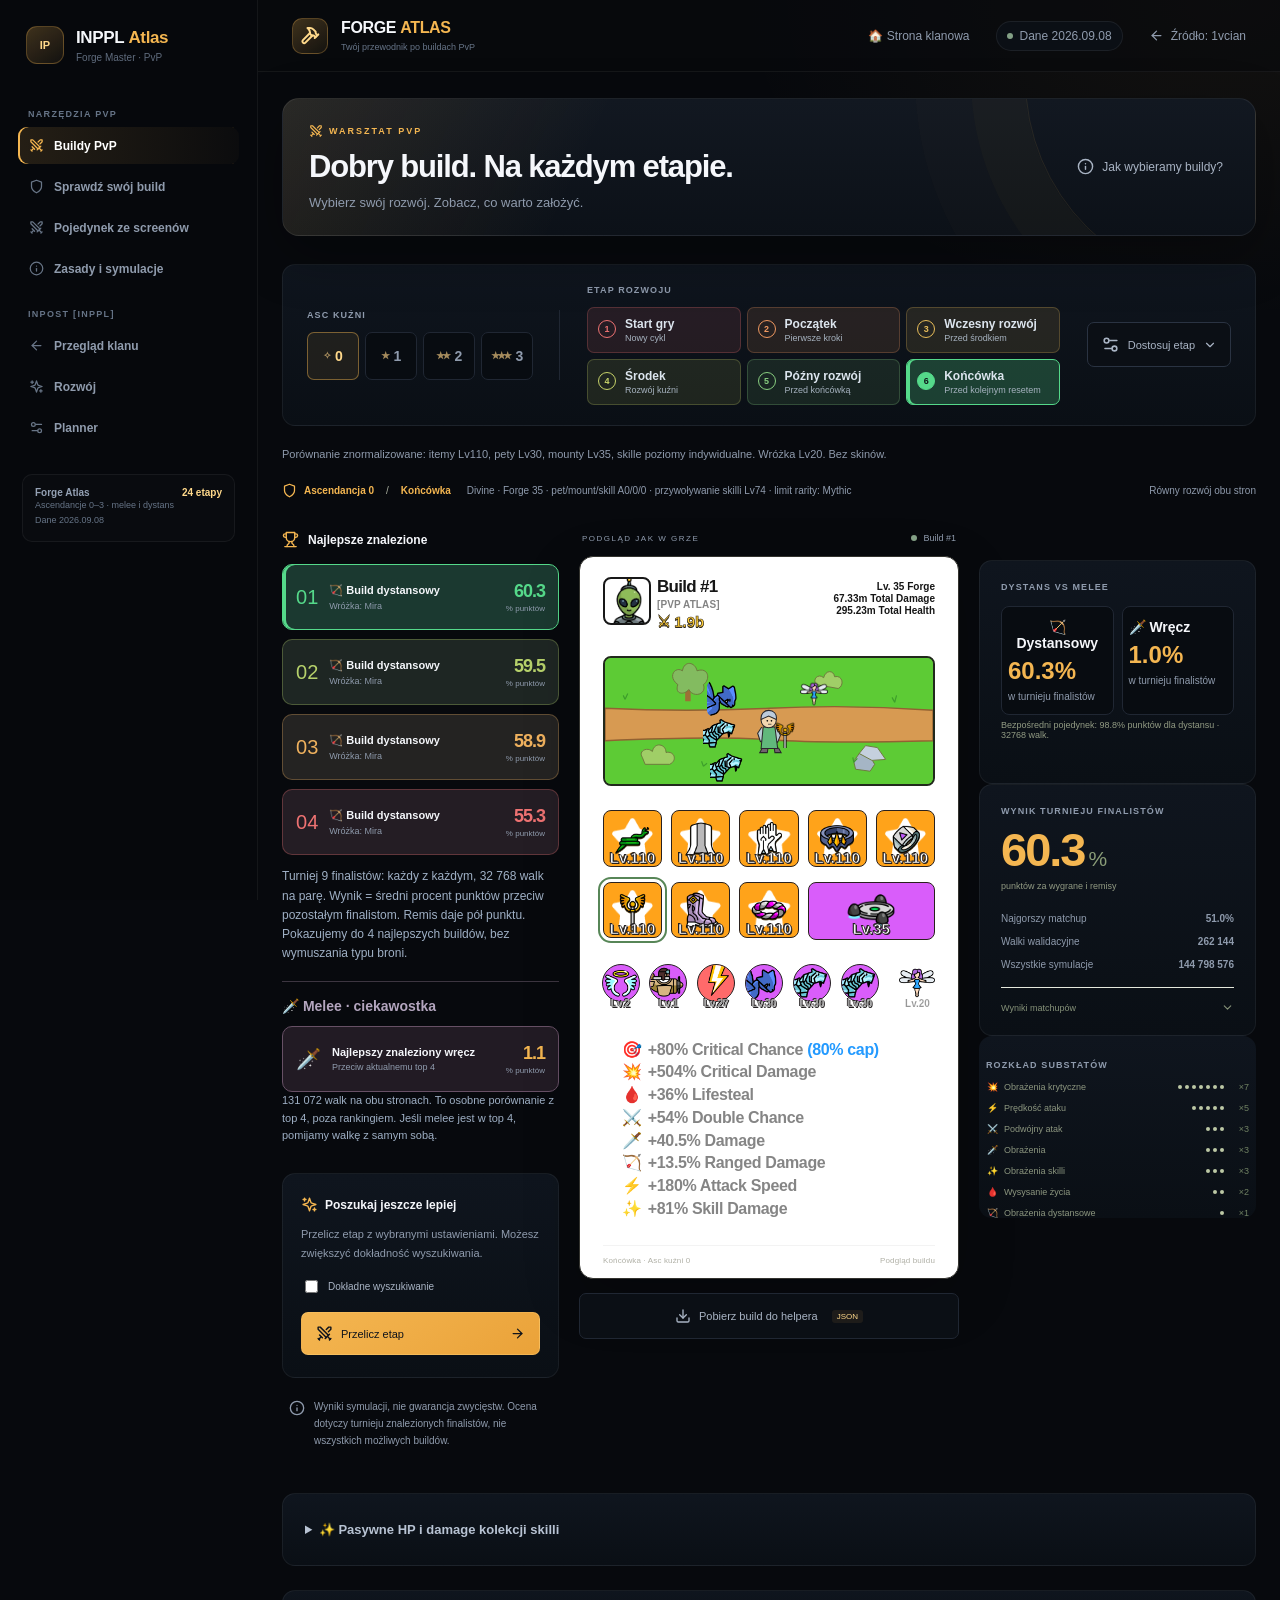
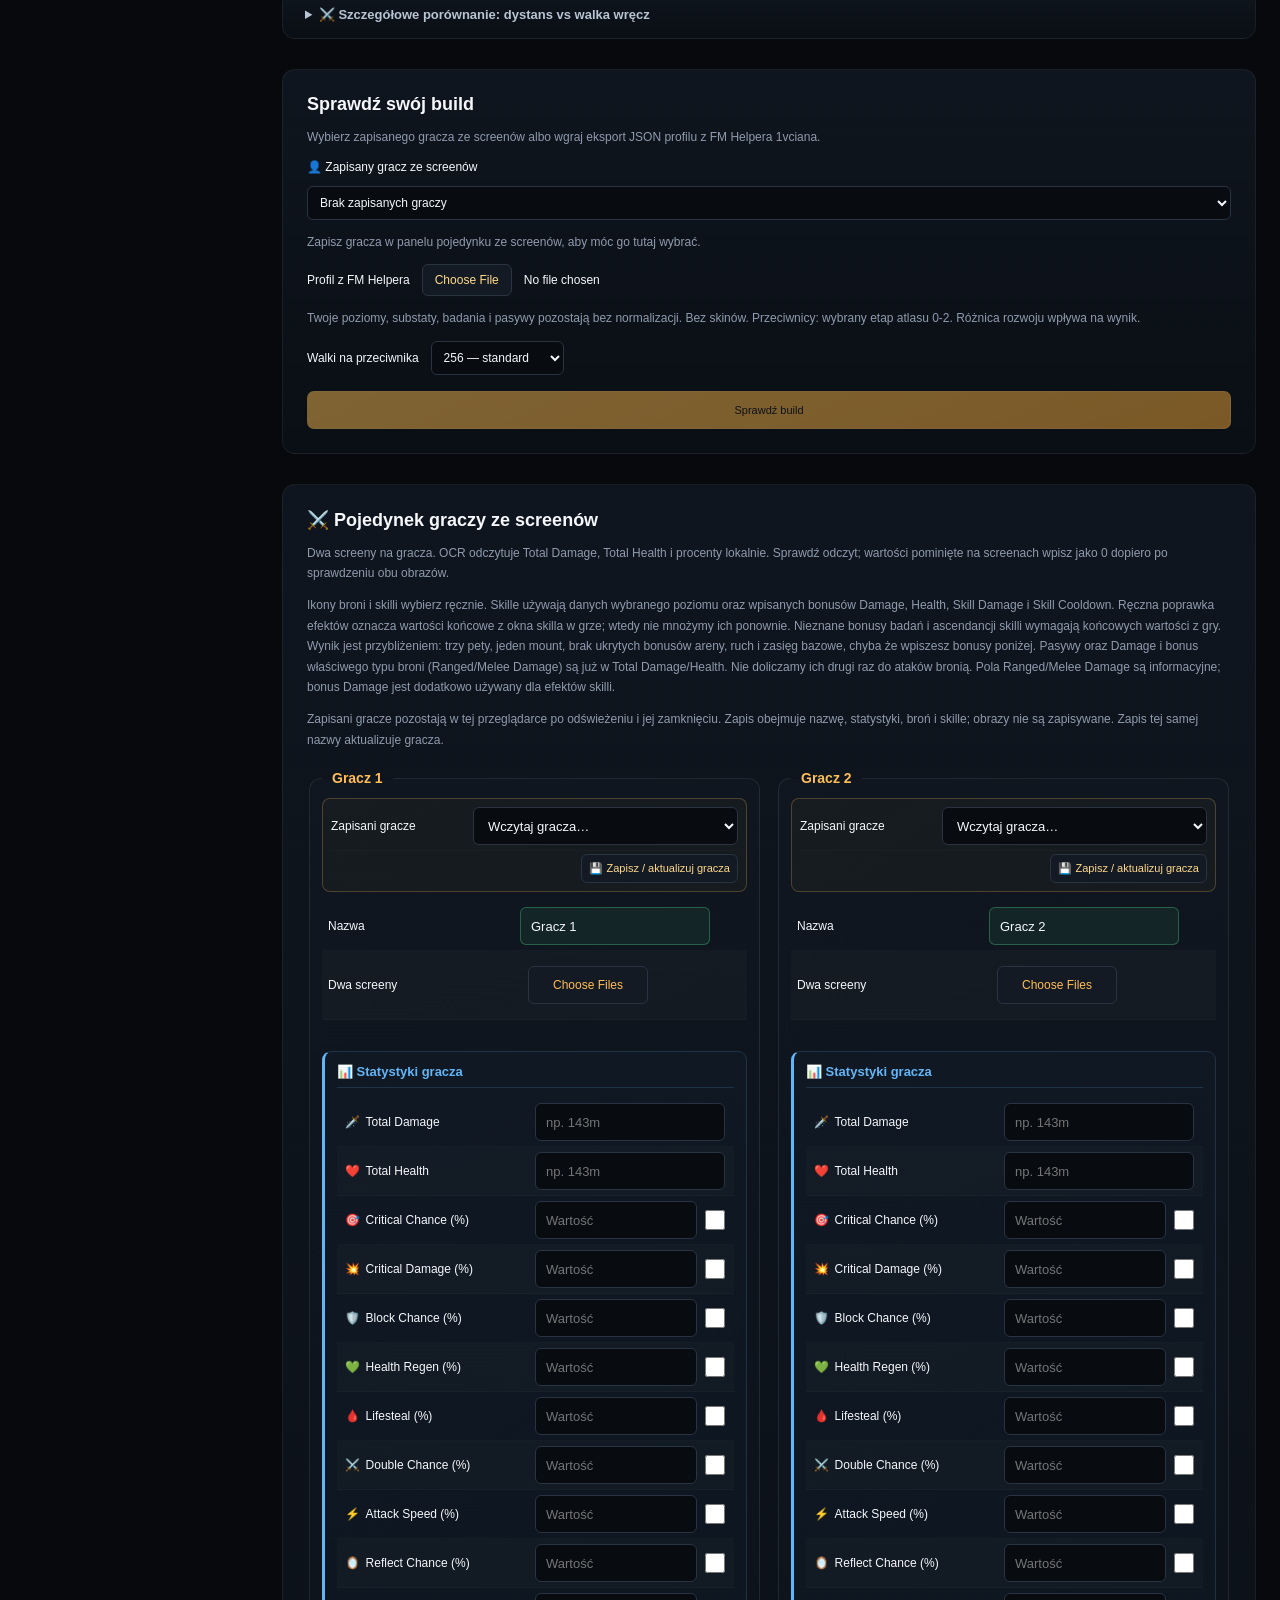
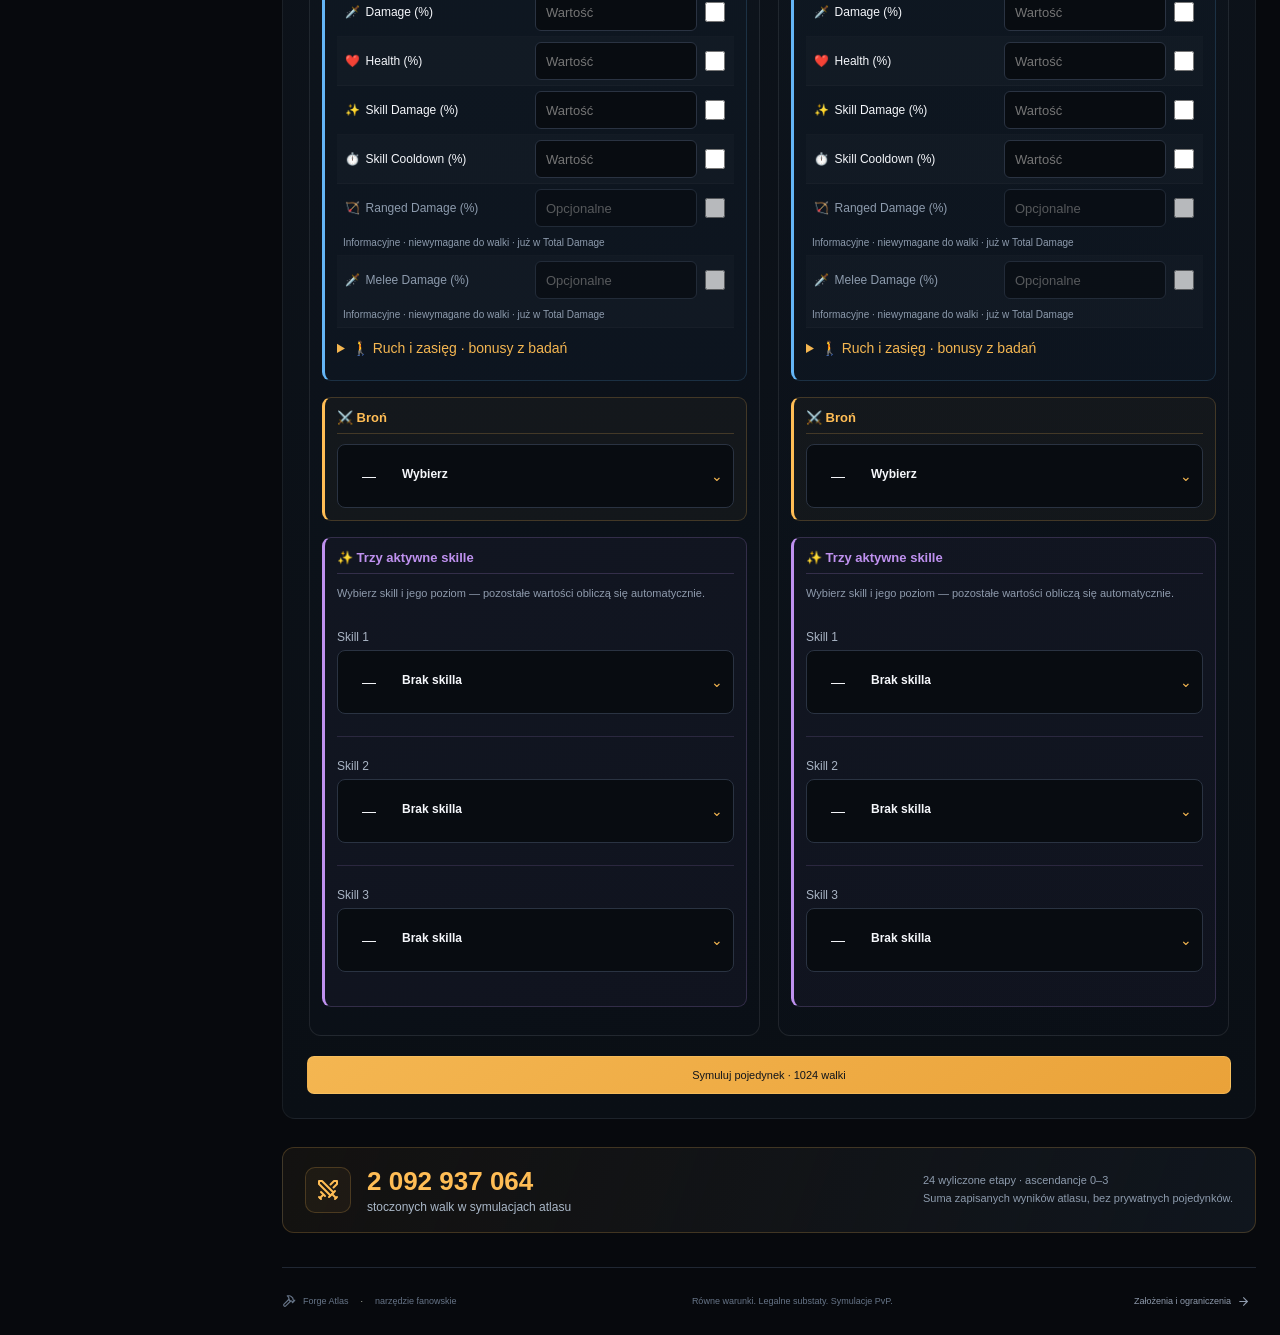
<file: forge-atlas/index.html>
<!doctype html><html lang="pl"><head><meta charset="UTF-8"><meta name="viewport" content="width=device-width, initial-scale=1.0"><meta name="theme-color" content="#101820"><title>Forge Atlas — buildy PvP</title>  <script type="module" crossorigin src="./assets/index-De5waSrO.js?v=20261003181007723"></script>
  <link rel="stylesheet" crossorigin href="./assets/index-D8rZ7srP.css?v=20261003181007723">
<meta name="inppl-build" content="20261003181007723"><!-- inppl-version-check -->
<script>
(() => {
  const versionUrl = new URL('../version.json', location.href);
  const loadedBuild = document.querySelector('meta[name="inppl-build"]')?.content;
  let checking = false;
  async function checkVersion() {
    if (checking || document.hidden || !/^https?:$/.test(location.protocol)) return;
    checking = true;
    try {
      versionUrl.searchParams.set('t', Date.now());
      const response = await fetch(versionUrl, {cache: 'no-store'});
      if (!response.ok) return;
      const data = await response.json();
      if (data.build == null) return;
      const next = String(data.build), current = new URL(location.href);
      if (next !== loadedBuild && current.searchParams.get('v') !== next) {
        current.searchParams.set('v', next);
        location.replace(current.href);
      }
    } catch (_) {} finally { checking = false; }
  }
  checkVersion();
  addEventListener('pageshow', checkVersion);
  document.addEventListener('visibilitychange', checkVersion);
})();
</script>
<!-- /inppl-version-check -->
</head><body><div id="root"></div></body></html>
</file>
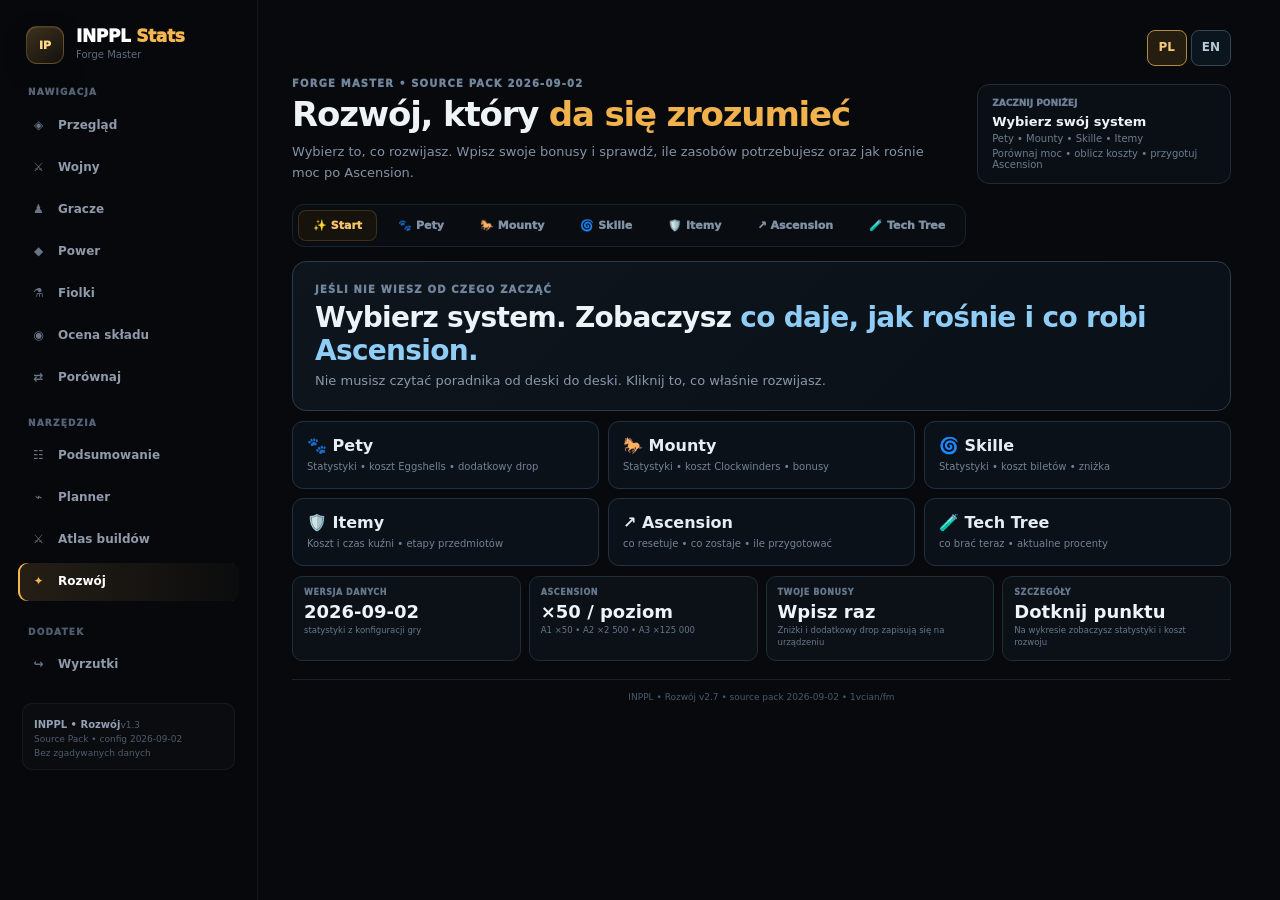
<file: knowledge/index.html>
<!doctype html>
<html lang="pl">
<head>
<meta charset="utf-8">
<meta name="viewport" content="width=device-width,initial-scale=1">
<meta name="inppl-build" content="20261003181007723">
<meta name="theme-color" content="#07090d">
<title>INPPL • Rozwój Forge Master</title>
<link rel="stylesheet" href="knowledge.css?v=20261003181007723">
<link rel="stylesheet" href="../ui-shell.css?v=20261003181007723">
<link rel="stylesheet" href="../i18n.css?v=20261003181007723">
<script src="../locales/en.js?v=20261003181007723"></script>
<script src="../i18n.js?v=20261003181007723"></script>
<!-- inppl-version-check -->
<script>
(() => {
  const versionUrl = new URL('../version.json', location.href);
  const loadedBuild = document.querySelector('meta[name="inppl-build"]')?.content;
  let checking = false;
  async function checkVersion() {
    if (checking || document.hidden || !/^https?:$/.test(location.protocol)) return;
    checking = true;
    try {
      versionUrl.searchParams.set('t', Date.now());
      const response = await fetch(versionUrl, {cache: 'no-store'});
      if (!response.ok) return;
      const data = await response.json();
      if (data.build == null) return;
      const next = String(data.build), current = new URL(location.href);
      if (next !== loadedBuild && current.searchParams.get('v') !== next) {
        current.searchParams.set('v', next);
        location.replace(current.href);
      }
    } catch (_) {} finally { checking = false; }
  }
  checkVersion();
  addEventListener('pageshow', checkVersion);
  document.addEventListener('visibilitychange', checkVersion);
})();
</script>
<!-- /inppl-version-check -->
</head>
<body>
<div class="app">
<aside class="sidebar">
    <div class="brand"><div class="brand-mark">IP</div><div><div class="brand-name">INPPL <span>Stats</span></div><div class="brand-desc">Forge Master</div></div></div>
    <div class="nav-label">Nawigacja</div>
    <nav class="nav">
      <a class="nav-btn nav-link-btn" href="../#overview"><span class="nav-ico">◈</span>Przegląd</a>
      <a class="nav-btn nav-link-btn" href="../#warsView"><span class="nav-ico">⚔</span>Wojny</a>
      <a class="nav-btn nav-link-btn" href="../#playersView"><span class="nav-ico">♟</span>Gracze</a>
      <a class="nav-btn nav-link-btn" href="../#power"><span class="nav-ico">◆</span>Power</a>
      <a class="nav-btn nav-link-btn" href="../#donations"><span class="nav-ico">⚗</span>Fiolki</a>
      <a class="nav-btn nav-link-btn" href="../#rosterReview"><span class="nav-ico">◉</span>Ocena składu</a>
      <a class="nav-btn nav-link-btn" href="../#compare"><span class="nav-ico">⇄</span>Porównaj</a>
      <div class="nav-label nav-section-label">Narzędzia</div>
      <a class="nav-btn nav-link-btn" href="../share/?v=20261003181007723"><span class="nav-ico">☷</span>Podsumowanie</a>
      <a class="nav-btn nav-link-btn" href="../planner/?v=20261003181007723"><span class="nav-ico">⌁</span>Planner</a>
      <a class="nav-btn nav-link-btn" href="../forge-atlas/?v=20261003181007723#/build-atlas"><span class="nav-ico">⚔️</span>Atlas buildów</a>
      <a class="nav-btn nav-link-btn active" href="./"><span class="nav-ico">✦</span>Rozwój</a>
      <div class="nav-label nav-section-label nav-addon-label">Dodatek</div>
      <a class="nav-btn nav-link-btn nav-addon" href="../#outcastsView"><span class="nav-ico">↪</span>Wyrzutki</a>
    </nav>
    <div class="side-status"><div class="release-row"><strong>INPPL • Rozwój</strong><span class="release-badge">v1.3</span></div><div>Source Pack • config 2026-09-02</div><div>Bez zgadywanych danych</div></div>
  </aside>
<main class="main">
  <section class="hero hero-v1">
    <div>
      <div class="eyebrow">FORGE MASTER • SOURCE PACK 2026-09-02</div>
      <h1>Rozwój, który <span>da się zrozumieć</span></h1>
      <p>Wybierz to, co rozwijasz. Wpisz swoje bonusy i sprawdź, ile zasobów potrzebujesz oraz jak rośnie moc po Ascension.</p>
    </div>
    <div class="source-card">
      <span>ZACZNIJ PONIŻEJ</span>
      <b>Wybierz swój system</b>
      <small>Pety • Mounty • Skille • Itemy</small>
      <small>Porównaj moc • oblicz koszty • przygotuj Ascension</small>
    </div>
  </section>

  <nav class="tabs tabs-v1" id="topTabs">
    <button class="tab active" data-tab="start">✨ Start</button>
    <button class="tab" data-tab="pets">🐾 Pety</button>
    <button class="tab" data-tab="mounts">🐎 Mounty</button>
    <button class="tab" data-tab="skills">🌀 Skille</button>
    <button class="tab" data-tab="items">🛡️ Itemy</button>
    <button class="tab" data-tab="ascension">↗ Ascension</button>
    <button class="tab" data-tab="tech">🧪 Tech Tree</button>
  </nav>

  <section class="view active" id="start">
    <div class="start-hero">
      <div class="eyebrow">JEŚLI NIE WIESZ OD CZEGO ZACZĄĆ</div>
      <h2>Wybierz system. Zobaczysz <span>co daje, jak rośnie i co robi Ascension.</span></h2>
      <p>Nie musisz czytać poradnika od deski do deski. Kliknij to, co właśnie rozwijasz.</p>
    </div>
    <div class="system-picker">
      <button data-jump="pets"><strong>🐾 Pety</strong><span>Statystyki • koszt Eggshells • dodatkowy drop</span></button>
      <button data-jump="mounts"><strong>🐎 Mounty</strong><span>Statystyki • koszt Clockwinders • bonusy</span></button>
      <button data-jump="skills"><strong>🌀 Skille</strong><span>Statystyki • koszt biletów • zniżka</span></button>
      <button data-jump="items"><strong>🛡️ Itemy</strong><span>Koszt i czas kuźni • etapy przedmiotów</span></button>
      <button data-jump="ascension"><strong>↗ Ascension</strong><span>co resetuje • co zostaje • ile przygotować</span></button>
      <button data-jump="tech"><strong>🧪 Tech Tree</strong><span>co brać teraz • aktualne procenty</span></button>
    </div>
    <div class="truth-grid">
      <article><span>WERSJA DANYCH</span><b>2026-09-02</b><small>statystyki z konfiguracji gry</small></article>
      <article><span>ASCENSION</span><b>×50 / poziom</b><small>A1 ×50 • A2 ×2 500 • A3 ×125 000</small></article>
      <article><span>TWOJE BONUSY</span><b>Wpisz raz</b><small>Zniżki i dodatkowy drop zapisują się na urządzeniu</small></article>
      <article><span>SZCZEGÓŁY</span><b>Dotknij punktu</b><small>Na wykresie zobaczysz statystyki i koszt rozwoju</small></article>
    </div>
  </section>

  <section class="view" id="pets"><div class="system-root" data-system="pets"></div></section>
  <section class="view" id="mounts"><div class="system-root" data-system="mounts"></div></section>
  <section class="view" id="skills"><div class="system-root" data-system="skills"></div></section>
  <section class="view" id="items"><div class="system-root" data-system="items"></div></section>

  
<section class="view" id="ascension">
  <div class="view-head asc-restore-head">
    <div>
      <div class="eyebrow">ASCENSION GUIDE • PROSTO → SZCZEGÓŁOWO</div>
      <h2>Co naprawdę trzeba wiedzieć przed Ascension?</h2>
      <p>Najpierw proste wyjaśnienie. Potem przykład. Dopiero niżej konkretne liczby z aktualnego Source Packa i oficjalnego poradnika Discord.</p>
    </div>
  </div>

  <section class="asc-official-pl-intro">
    <div class="asc-official-pl-head">
      <span>ASCENSION • OFICJALNE WYJAŚNIENIE PO POLSKU</span>
      <h3>Co właściwie robi Ascension?</h3>
    </div>
    <div class="asc-official-pl-copy">
      <p><b>Ascension</b> pozwala zresetować <b>jedną część progresu</b> — jeden z 4 filarów: <b>Forge / Skills / Pets / Mounts</b> — żeby ten filar stał się <b>trwale mocniejszy</b>.</p>
      <p><b>Nie resetujesz całego konta.</b> Wybierasz tylko jeden filar, a pozostałe zostają bez zmian.</p>
      <p>Po Ascension tracisz rzeczy należące do wybranego filaru i zdobywasz je od nowa. Przykład: gear dla Forge, pety dla Pets, skille dla Skills albo mounty dla Mounts.</p>
      <p><b>Nie tracisz podstawowych zasobów.</b> Zostają m.in. Gold/Hammers, Eggshells, Skill Tickets oraz waluta Mountów.</p>
      <p>Po resecie Twoja moc na chwilę spadnie — to normalne. Odbudowujesz filar, odzyskujesz starą moc i potem rośniesz wyżej.</p>
    </div>
    <div class="asc-official-pl-tip">
      <b>TIP:</b>
      <span>Jeśli nie chcesz długo być słabszy po Ascension, najpierw nazbieraj tyle zasobów, żeby po resecie szybko odbudować dany filar.</span>
    </div>
  </section>

  <div class="asc-beginner-first">
    <div class="asc-zero-hero">
      <div class="asc-zero-kicker">ASCENSION • WERSJA PROSTA</div>
      <h3>Ascension to NIE reset całej gry.</h3>
      <p>Resetujesz <b>tylko 1 wybrany filar</b>. Reszta postaci zostaje. Potem odbudowujesz ten filar w mocniejszej wersji.</p>
      <div class="asc-zero-banner">1 FILAR SIĘ RESETUJE • 3 POZOSTAŁE ZOSTAJĄ</div>
    </div>

    <div class="asc-zero-steps">
      <article>
        <span>1</span>
        <b>Dobij próg</b>
        <p>Pets / Skills / Mounts = <strong>Level 100</strong><br>Forge = <strong>Level 35</strong></p>
      </article>
      <article>
        <span>2</span>
        <b>Kliknij Ascension</b>
        <p>Wybierasz jeden filar. <strong>Tylko on</strong> wraca do poziomu 1.</p>
      </article>
      <article>
        <span>3</span>
        <b>Odbuduj go</b>
        <p>Zostaje Ci waluta tego filaru, więc szybciej wracasz do siły i lecisz wyżej.</p>
      </article>
    </div>

    <div class="asc-super-simple-grid">
      <article class="asc-simple-card reset">
        <div class="label">CO SIĘ RESETUJE?</div>
        <h4>Tylko to, co ascendujesz</h4>
        <ul>
          <li><b>Forge</b> → Forge + gear</li>
          <li><b>Skills</b> → skille</li>
          <li><b>Pets</b> → pety</li>
          <li><b>Mounts</b> → mounty</li>
        </ul>
      </article>
      <article class="asc-simple-card keep">
        <div class="label">CO ZOSTAJE?</div>
        <h4>Cała reszta gry</h4>
        <ul>
          <li><b>Tech Tree</b> zostaje</li>
          <li><b>Pozostałe 3 filary</b> zostają</li>
          <li><b>Waluta filaru</b> zostaje</li>
          <li><b>Całe konto</b> nie resetuje się</li>
        </ul>
      </article>
    </div>

    <div class="asc-idiot-proof">
      <div class="idiot-head">
        <div class="eyebrow">PRZYKŁAD DLA PETÓW</div>
        <h4>Ascendujesz PETY. Co dokładnie się dzieje?</h4>
      </div>
      <div class="idiot-flow">
        <div class="idiot-box before"><small>PRZED</small><b>Masz Pets Level 100</b><span>np. Mythic pety</span></div>
        <div class="idiot-arrow">→</div>
        <div class="idiot-box action"><small>ASCENSION</small><b>Klikasz PET Ascension</b><span>wybierasz tylko ten filar</span></div>
        <div class="idiot-arrow">→</div>
        <div class="idiot-box after"><small>PO RESECIE</small><b>Pety wracają do Level 1</b><span>ale tylko pety</span></div>
        <div class="idiot-arrow">→</div>
        <div class="idiot-box result"><small>ZOSTAJE</small><b>Eggshells zostają</b><span>więc szybko odbudowujesz pety</span></div>
      </div>
      <div class="idiot-checks">
        <div class="yes">✅ Skills zostają</div>
        <div class="yes">✅ Mounts zostają</div>
        <div class="yes">✅ Forge zostaje</div>
        <div class="yes">✅ Tech Tree zostaje</div>
        <div class="no">❌ Resetują się tylko Pets</div>
      </div>
    </div>

    <div class="asc-pillars-visual">
      <div class="pillars-title">
        <div class="eyebrow">4 FILARY</div>
        <h4>Który filar wybierasz — ten się resetuje</h4>
      </div>
      <div class="pillars-visual-grid">
        <article class="pillar-visual-card forge">
          <div class="icon">🔨</div>
          <b>FORGE</b>
          <p>Resetuje się: <strong>Forge + gear</strong></p>
          <small>Przed resetem odkładasz głównie: Gold</small>
        </article>
        <article class="pillar-visual-card skills">
          <div class="icon">🌀</div>
          <b>SKILLS</b>
          <p>Resetują się: <strong>Skille</strong></p>
          <small>Przed resetem odkładasz głównie: Skill Tickets</small>
        </article>
        <article class="pillar-visual-card pets selected">
          <div class="selected-tag">PRZYKŁAD</div>
          <div class="icon">🐾</div>
          <b>PETS</b>
          <p>Resetują się: <strong>Pety</strong></p>
          <small>Przed resetem odkładasz głównie: Eggshells</small>
        </article>
        <article class="pillar-visual-card mounts">
          <div class="icon">🐎</div>
          <b>MOUNTS</b>
          <p>Resetują się: <strong>Mounty</strong></p>
          <small>Przed resetem odkładasz głównie: Clockwinders / walutę Mountów</small>
        </article>
      </div>
    </div>

    <div class="asc-when-save">
      <div class="save-head">
        <div class="eyebrow">KIEDY ZACZĄĆ OSZCZĘDZAĆ?</div>
        <h4>Prosta zasada</h4>
      </div>
      <div class="save-rules">
        <article><span>1</span><b>Chcesz ascendować?</b><p>Przestań wydawać walutę tego filaru.</p></article>
        <article><span>2</span><b>Jesteś blisko progu?</b><p>Im bliżej Lv100 / Forge35, tym bardziej warto odkładać.</p></article>
        <article><span>3</span><b>Po co odkładać?</b><p>Żeby po resecie szybko wrócić do siły, a nie siedzieć na dnie.</p></article>
      </div>
    </div>

    <details class="asc-advanced-toggle">
      <summary>Zaawansowane: dokładne koszty i progi z obecnego Source Packa</summary>
      <div class="asc-advanced-content">
        <div id="ascGuideCards"></div>
      </div>
    </details>

    <details class="asc-advanced-toggle">
      <summary>Oficjalny poradnik z Discorda • wymagania i bazowe staty</summary>
      <div class="asc-advanced-content">
        <div id="officialGuide"></div>
      </div>
    </details>
  </div>
</section>

<section class="view" id="tech">
    <div class="tech-hero">
      <div class="eyebrow">TECH TREE • NAJPIERW DECYZJA</div>
      <h2>Co mam brać teraz?</h2>
      <p>Kolejność poniżej pochodzi z przesłanego Tech Tree Guide. <b>Procenty i czasy są już z aktualnego configu 2026-09-02</b>, więc nie powtarzam starych wartości z poradnika tam, gdzie gra je zmieniła.</p>
    </div>
    <div id="techRecommendations"></div>
    <div class="tier-strip" id="techTierStrip"></div>
    <div class="tech-tabs" id="techTabs">
      <button class="active" data-tech="Forge">🔨 Forge</button>
      <button data-tech="SkillsPetTech">🧬 Skills / Pets / Tech</button>
      <button data-tech="Power">⚔️ Power / Mounts</button>
    </div>
    <div id="techBranch"></div>
  </section>

  <footer class="footer-v1">INPPL • Rozwój v2.7 • source pack 2026-09-02 • 1vcian/fm</footer>
</main>
</div>
<script src="knowledge-data.js?v=20261003181007723"></script>
<script src="item-variants.js?v=20261003181007723"></script>
<script src="visual-variants.js?v=20261003181007723"></script>
<script src="knowledge.js?v=20261003181007723"></script>
<script>
(()=>{const m=document.querySelector('meta[name="inppl-build"]');const b=m?.content||"";fetch("../version.json?t="+Date.now(),{cache:"no-store"}).then(r=>r.ok?r.json():null).then(v=>{if(!v?.build||String(v.build)===b)return;const k="inppl_last_reloaded_build";if(sessionStorage.getItem(k)===String(v.build))return;sessionStorage.setItem(k,String(v.build));const u=new URL(location.href);u.searchParams.set("_v",String(v.build));location.replace(u)}).catch(()=>{})})();
</script>
</body>
</html>
</file>
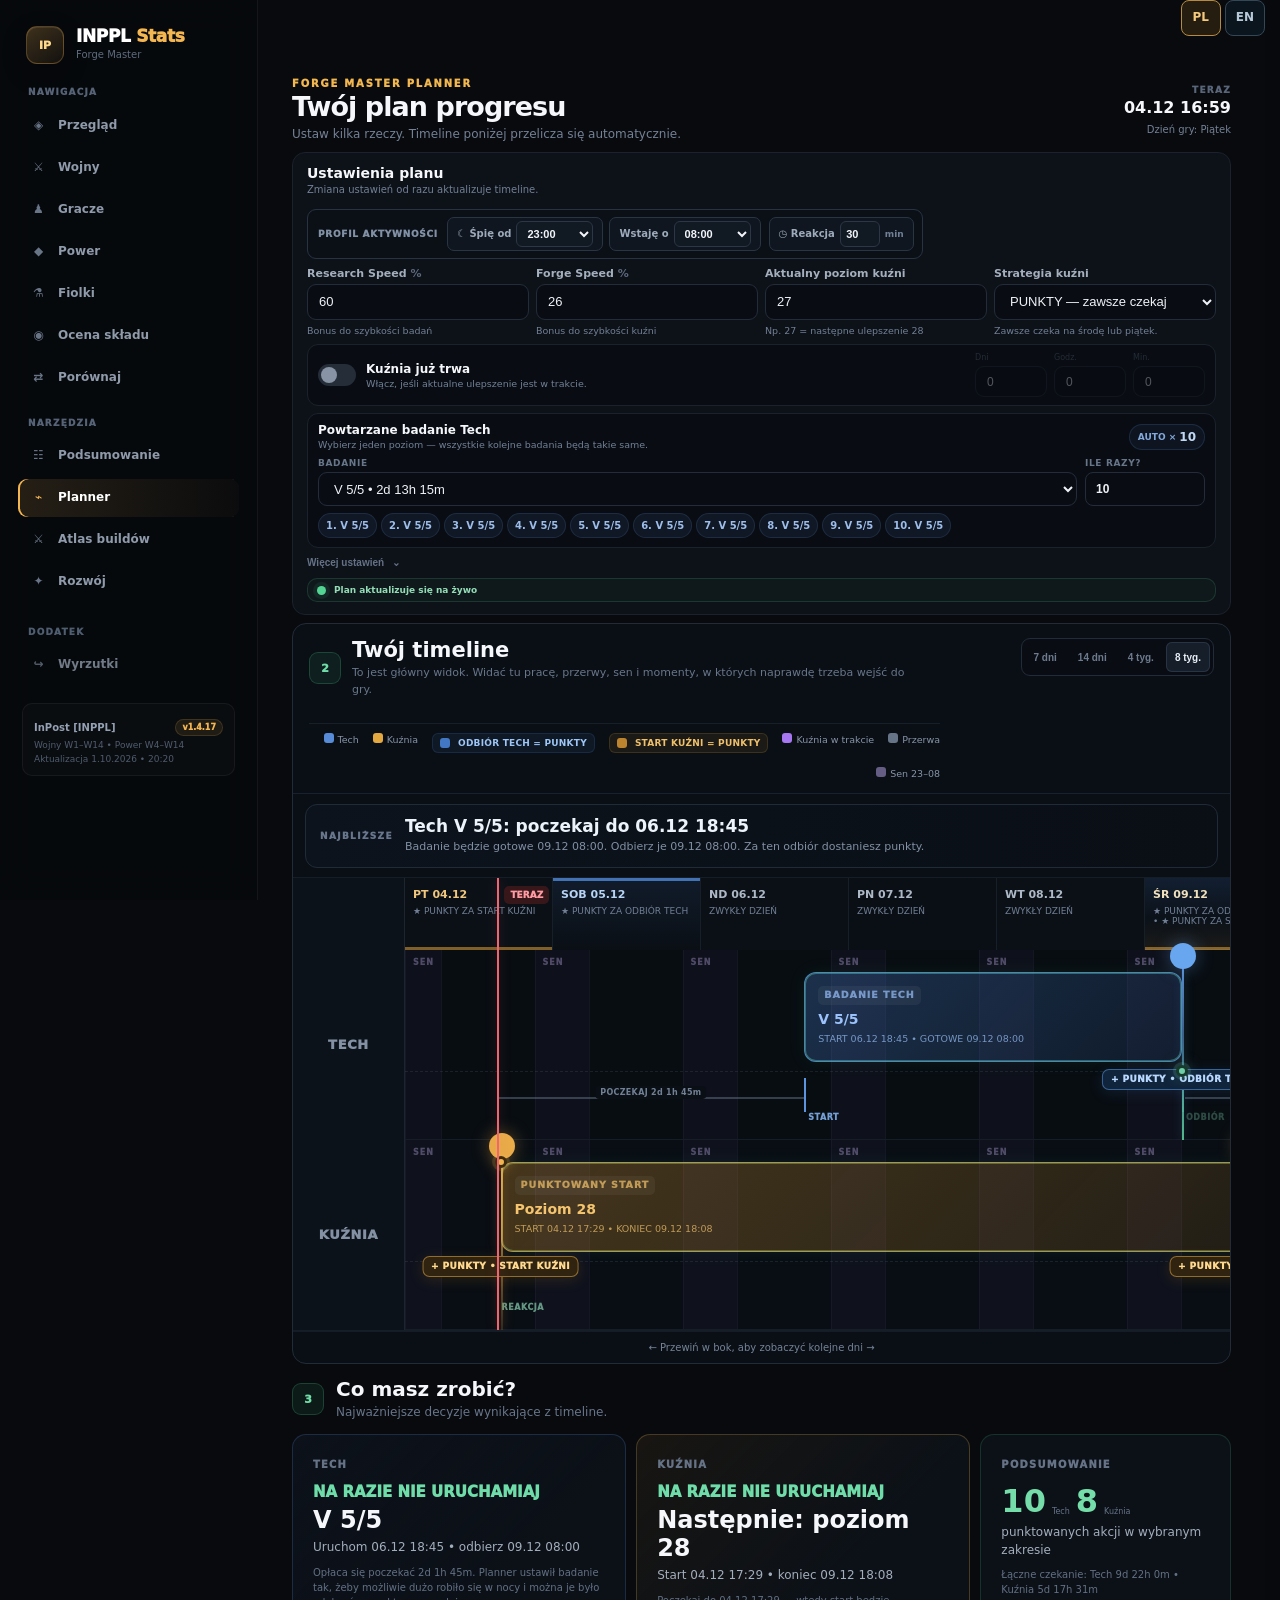
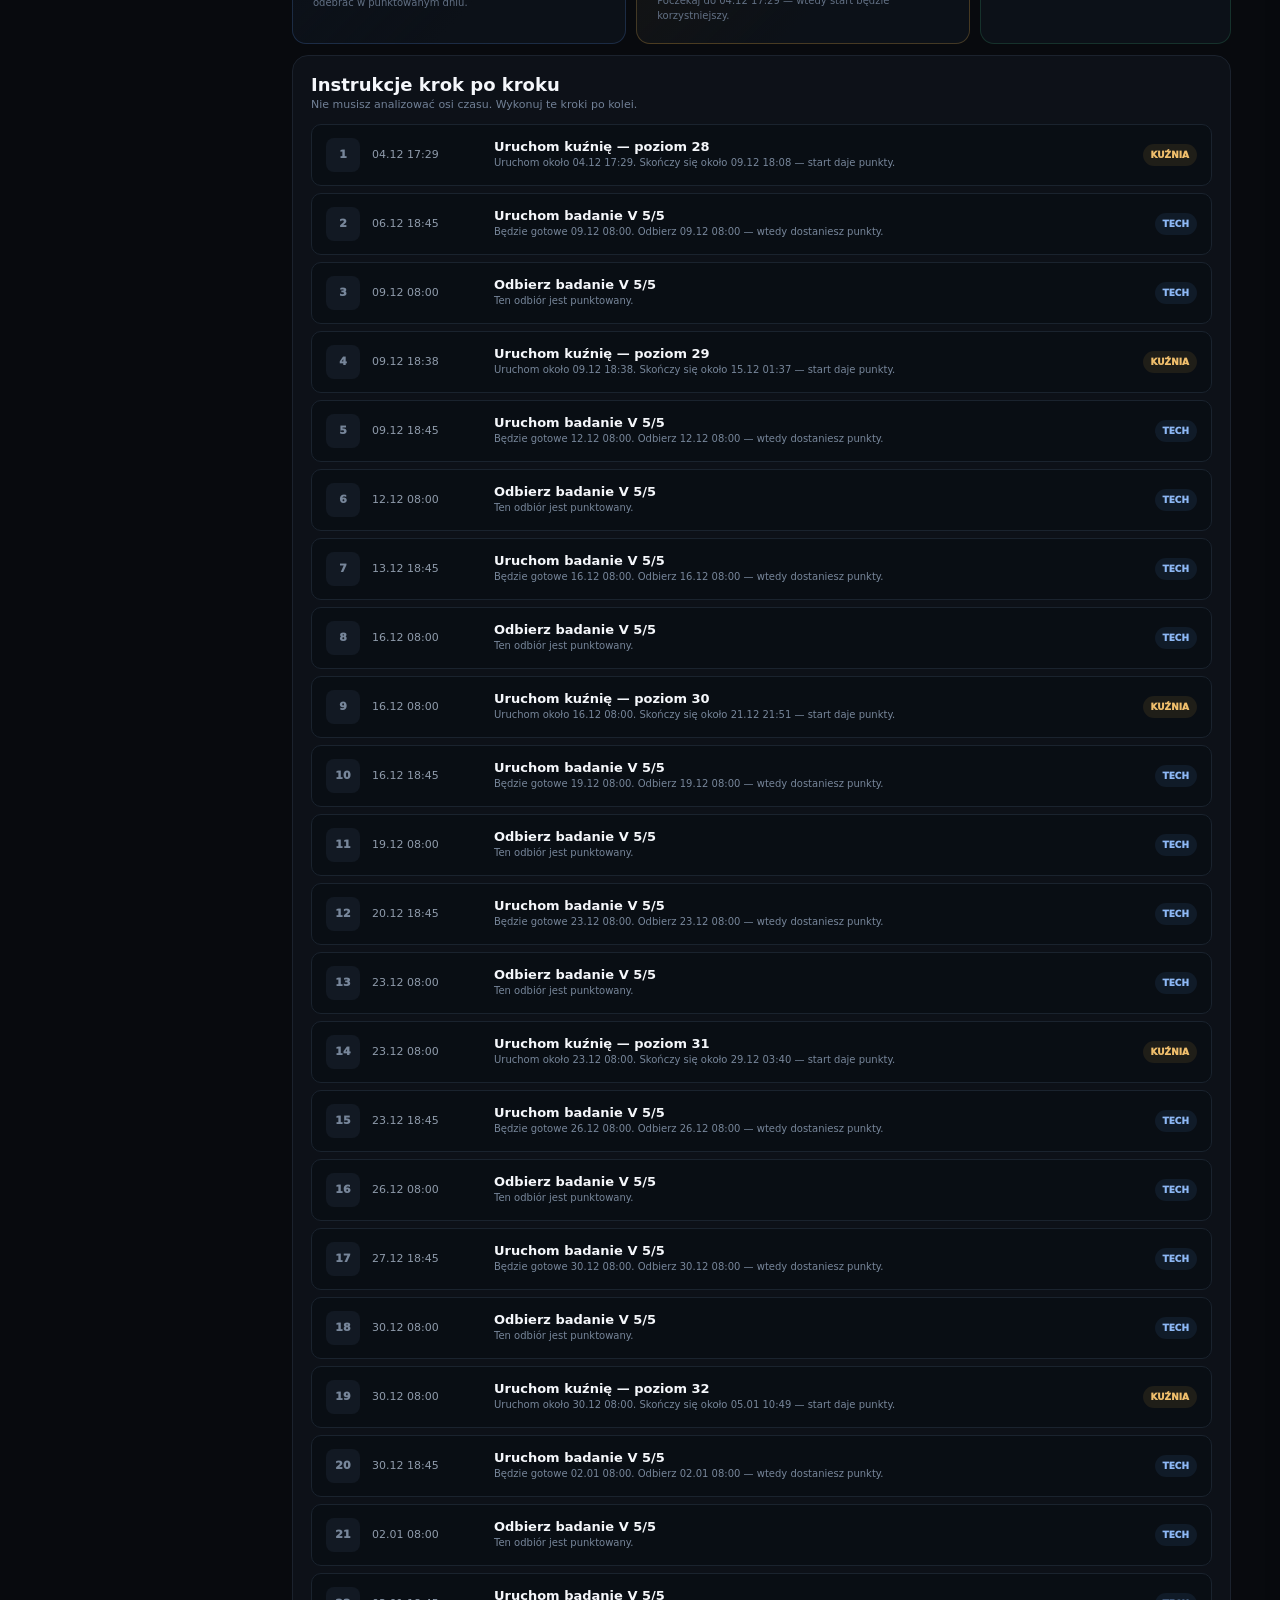
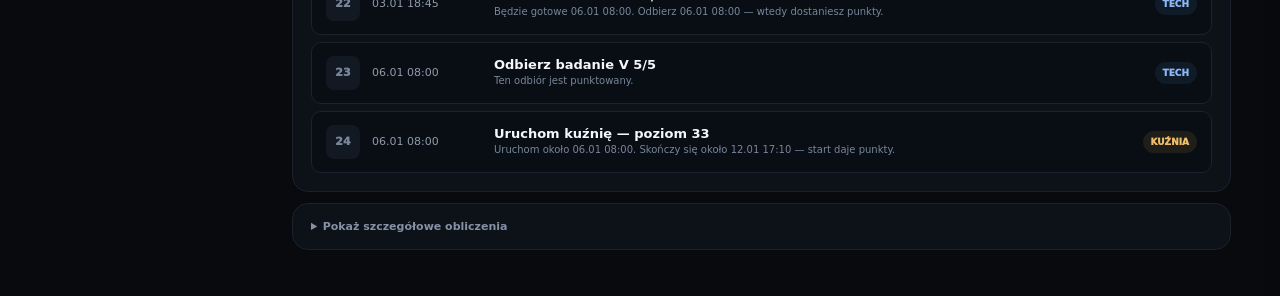
<file: planner/index.html>
<!doctype html>
<html lang="pl">
<head>
<meta charset="utf-8">
<meta name="viewport" content="width=device-width,initial-scale=1">
<meta name="inppl-build" content="20261003181007723">
<meta name="theme-color" content="#080a0e">
<title>Forge Master Planner</title>
<link rel="stylesheet" href="planner.css?v=20261003181007723">
<link rel="stylesheet" href="../ui-shell.css?v=20261003181007723">
<link rel="stylesheet" href="../i18n.css?v=20261003181007723">
<script src="../locales/en.js?v=20261003181007723"></script>
<script src="../i18n.js?v=20261003181007723"></script>
<!-- inppl-version-check -->
<script>
(() => {
  const versionUrl = new URL('../version.json', location.href);
  const loadedBuild = document.querySelector('meta[name="inppl-build"]')?.content;
  let checking = false;
  async function checkVersion() {
    if (checking || document.hidden || !/^https?:$/.test(location.protocol)) return;
    checking = true;
    try {
      versionUrl.searchParams.set('t', Date.now());
      const response = await fetch(versionUrl, {cache: 'no-store'});
      if (!response.ok) return;
      const data = await response.json();
      if (data.build == null) return;
      const next = String(data.build), current = new URL(location.href);
      if (next !== loadedBuild && current.searchParams.get('v') !== next) {
        current.searchParams.set('v', next);
        location.replace(current.href);
      }
    } catch (_) {} finally { checking = false; }
  }
  checkVersion();
  addEventListener('pageshow', checkVersion);
  document.addEventListener('visibilitychange', checkVersion);
})();
</script>
<!-- /inppl-version-check -->
</head>
<body>
<div class="app">
  <aside class="sidebar">
    <div class="brand">
      <div class="brand-mark">IP</div>
      <div><div class="brand-name">INPPL <span>Stats</span></div><div class="brand-desc">Forge Master</div></div>
    </div>
    <div class="nav-label">Nawigacja</div>
    <nav class="nav">
      <a class="nav-btn nav-link-btn" href="../#overview"><span class="nav-ico">◈</span>Przegląd</a>
      <a class="nav-btn nav-link-btn" href="../#warsView"><span class="nav-ico">⚔</span>Wojny</a>
      <a class="nav-btn nav-link-btn" href="../#playersView"><span class="nav-ico">♟</span>Gracze</a>
      <a class="nav-btn nav-link-btn" href="../#power"><span class="nav-ico">◆</span>Power</a>
      <a class="nav-btn nav-link-btn" href="../#donations"><span class="nav-ico">⚗</span>Fiolki</a>
      <a class="nav-btn nav-link-btn" href="../#rosterReview"><span class="nav-ico">◉</span>Ocena składu</a>
      <a class="nav-btn nav-link-btn" href="../#compare"><span class="nav-ico">⇄</span>Porównaj</a>

      <div class="nav-label nav-section-label">Narzędzia</div>
      <a class="nav-btn nav-link-btn" href="../share/?v=20261003181007723"><span class="nav-ico">☷</span>Podsumowanie</a>
      <a class="nav-btn nav-link-btn active" href="./"><span class="nav-ico">⌁</span>Planner</a>
      <a class="nav-btn nav-link-btn" href="../forge-atlas/?v=20261003181007723#/build-atlas"><span class="nav-ico">⚔️</span>Atlas buildów</a>
      <a class="nav-btn nav-link-btn" href="../knowledge/?v=20261003181007723"><span class="nav-ico">✦</span>Rozwój</a>

      <div class="nav-label nav-section-label nav-addon-label">Dodatek</div>
      <a class="nav-btn nav-link-btn nav-addon" href="../#outcastsView"><span class="nav-ico">↪</span>Wyrzutki</a>
    </nav>
    <div class="side-status">
      <div class="release-row"><strong>InPost [INPPL]</strong><span class="release-badge">v1.4.17</span></div>
      <div id="sideDataRange">Dane —</div>
      <div class="data-updated" id="dataUpdated">Aktualizacja —</div>
    </div>
  </aside>
  <main class="main external-main">
    <div class="shell">
  <section class="hero compact-hero">
    <div>
      <div class="eyebrow">FORGE MASTER PLANNER</div>
      <h1>Twój plan progresu</h1>
      <p>Ustaw kilka rzeczy. Timeline poniżej przelicza się automatycznie.</p>
    </div>
    <div class="clock"><span>TERAZ</span><b id="nowText">—</b><small id="gameDayText">—</small></div>
  </section>

  <section class="setup-card" id="setup">
    <div class="setup-title-row">
      <div><h2>Ustawienia planu</h2><p>Zmiana ustawień od razu aktualizuje timeline.</p></div>
      <div class="activity-profile">
        <span class="activity-title">Profil aktywności</span>
        <label class="sleep-select" title="Od tej godziny zakładamy mniejszą aktywność">
          <span>☾ Śpię od</span><select id="sleepStart"></select>
        </label>
        <label class="sleep-select" title="Od tej godziny znowu zakładamy normalną aktywność">
          <span>Wstaję o</span><select id="sleepEnd"></select>
        </label>
        <label class="reaction-compact" title="Orientacyjny czas, po którym gracz wraca do gry po zakończeniu akcji"><span>◷ Reakcja</span><input id="reactionMinutesQuick" type="number" min="0" max="180" step="5" value="30"><em>min</em></label>
      </div>
    </div>

    <div class="setup-grid">
      <label class="field">
        <span>Research Speed <i>%</i></span>
        <input id="researchSpeed" type="number" min="0" step="1" value="60">
        <small>Bonus do szybkości badań</small>
      </label>

      <label class="field">
        <span>Forge Speed <i>%</i></span>
        <input id="forgeSpeed" type="number" min="0" step="1" value="26">
        <small>Bonus do szybkości kuźni</small>
      </label>

      <label class="field">
        <span>Aktualny poziom kuźni</span>
        <input id="forgeLevel" type="number" min="1" max="34" step="1" value="27">
        <small>Np. 27 = następne ulepszenie 28</small>
      </label>

      <label class="field">
        <span>Strategia kuźni</span>
        <select id="forgeMode">
          <option value="hybrid">HYBRYDA — polecane</option>
          <option value="progress">PROGRES — zawsze od razu</option>
          <option value="points">PUNKTY — zawsze czekaj</option>
        </select>
        <small id="strategyHint">Czeka tylko, gdy strata progresu jest mała.</small>
      </label>
    </div>

    <div class="ongoing-row">
      <label class="switch-row">
        <input type="checkbox" id="forgeOngoing">
        <span class="switch"></span>
        <span><b>Kuźnia już trwa</b><small>Włącz, jeśli aktualne ulepszenie jest w trakcie.</small></span>
      </label>
      <div class="remaining" id="remainingInputs">
        <label><span>Dni</span><input id="remainingDays" type="number" min="0" value="0"></label>
        <label><span>Godz.</span><input id="remainingHours" type="number" min="0" max="23" value="0"></label>
        <label><span>Min.</span><input id="remainingMinutes" type="number" min="0" max="59" value="0"></label>
      </div>
    </div>
    <div class="tech-choice">
      <div class="tech-choice-head">
        <div><b>Powtarzane badanie Tech</b><small>Wybierz jeden poziom — wszystkie kolejne badania będą takie same.</small></div>
        <span class="auto-repeat-badge">AUTO × <b id="techCountBadge">10</b></span>
      </div>
      <div class="tech-add tech-repeat">
        <label class="tech-select-wrap">
          <span>Badanie</span>
          <select id="techSelect"></select>
        </label>
        <label class="tech-count-wrap">
          <span>Ile razy?</span>
          <input id="techCount" type="number" min="1" max="100" step="1" value="10">
        </label>
      </div>
      <div id="techQueue" class="chips"></div>
      <div id="queueEmpty" class="empty-state">Nie dodałeś jeszcze żadnego badania.</div>
    </div>

    <div class="advanced-toggle">
      <button type="button" id="advancedBtn">Więcej ustawień <span>⌄</span></button>
      <div class="advanced" id="advanced">
        <label class="field compact"><span>Limit czekania HYBRYDY <i>h</i></span><input id="waitLimit" type="number" min="0" value="30"><small>Maksymalnie tyle planner pozwoli kuźni czekać na punktowany dzień.</small></label>
        <label class="field compact"><span>Zakres timeline</span><select id="horizon"><option value="7">1 tydzień</option><option value="14">2 tygodnie</option><option value="28">4 tygodnie</option><option value="56" selected>8 tygodni</option></select><small>2 tygodnie są najbardziej czytelne. Możesz rozszerzyć widok.</small></label>
      </div>
    </div>

    <div class="live-note"><span class="live-dot"></span><b>Plan aktualizuje się na żywo</b></div>
  </section>

  <section class="results" id="results">

    <section class="timeline-card">
      <div class="timeline-title">
        <div>
          <span class="step-no done">2</span>
          <div><h2>Twój timeline</h2><p>To jest główny widok. Widać tu pracę, przerwy, sen i momenty, w których naprawdę trzeba wejść do gry.</p></div>
        </div>
        <div class="legend">
          <span><i class="dot tech"></i>Tech</span>
          <span><i class="dot forge"></i>Kuźnia</span>
          <span class="legend-score tech-score-legend"><i class="dot techday"></i><b>ODBIÓR TECH = PUNKTY</b></span>
          <span class="legend-score forge-score-legend"><i class="dot forgeday"></i><b>START KUŹNI = PUNKTY</b></span><span><i class="dot ongoing"></i>Kuźnia w trakcie</span><span><i class="dot waiting"></i>Przerwa</span><span><i class="dot sleep"></i>Sen 23–08</span>
        </div>
        <div class="zoom-tabs" aria-label="Zakres timeline">
          <button type="button" data-days="7">7 dni</button>
          <button type="button" data-days="14" class="active">14 dni</button>
          <button type="button" data-days="28">4 tyg.</button>
          <button type="button" data-days="56">8 tyg.</button>
        </div>
      </div>
      <div class="timeline-focus">
        <span>NAJBLIŻSZE</span>
        <b id="timelineFocusTitle">Uzupełnij dane powyżej</b>
        <p id="timelineFocusText">Timeline aktualizuje się automatycznie.</p>
      </div>
      <div class="timeline-scroll"><div id="timeline"></div></div>
      <div class="timeline-help">← Przewiń w bok, aby zobaczyć kolejne dni →</div>
    </section>

    <div class="result-head compact-result-head">
      <div class="step-head">
        <span class="step-no done">3</span>
        <div><h2>Co masz zrobić?</h2><p>Najważniejsze decyzje wynikające z timeline.</p></div>
      </div>
    </div>

    <div class="decision-strip">
      <article class="decision tech">
        <span class="decision-kind">TECH</span>
        <div class="decision-action" id="nextTechAction">—</div>
        <b id="nextTechName">—</b>
        <p id="nextTechTime">—</p>
        <small id="nextTechNote">—</small>
      </article>
      <article class="decision forge">
        <span class="decision-kind">KUŹNIA</span>
        <div class="decision-action" id="nextForgeAction">—</div>
        <b id="nextForgeName">—</b>
        <p id="nextForgeTime">—</p>
        <small id="nextForgeNote">—</small>
      </article>
      <article class="decision score">
        <span class="decision-kind">PODSUMOWANIE</span>
        <div class="score-big"><b id="techHits">0</b><span>Tech</span><b id="forgeHits">0</b><span>Kuźnia</span></div>
        <p>punktowanych akcji w wybranym zakresie</p>
        <small id="waitSummary">—</small>
      </article>
    </div>

    <section class="instructions-card">
      <div class="section-title"><h2>Instrukcje krok po kroku</h2><p>Nie musisz analizować osi czasu. Wykonuj te kroki po kolei.</p></div>
      <div id="actionList" class="action-list"></div>
    </section>

    <details class="details">
      <summary>Pokaż szczegółowe obliczenia</summary>
      <div class="detail-grid">
        <div class="detail-box">
          <h3>Tech</h3>
          <div class="table-scroll"><table><thead><tr><th>#</th><th>Badanie</th><th>Start</th><th>Odbiór</th><th>Wolne</th></tr></thead><tbody id="techTable"></tbody></table></div>
        </div>
        <div class="detail-box">
          <h3>Kuźnia</h3>
          <div class="table-scroll"><table><thead><tr><th>Lvl</th><th>Start</th><th>Koniec</th><th>Czekanie</th></tr></thead><tbody id="forgeTable"></tbody></table></div>
        </div>
      </div>
      <div class="gap-box">
        <h3>Co zmieści się w wolnych oknach Tech?</h3>
        <div id="gapSuggestions" class="gap-list"></div>
      </div>
    </details>
  </section>
    </div>
  </main>
</div>

<script src="../data-loader.js?v=20261003181007723" data-scripts="game-data.js planner.js"></script>

</body>
</html>
</file>
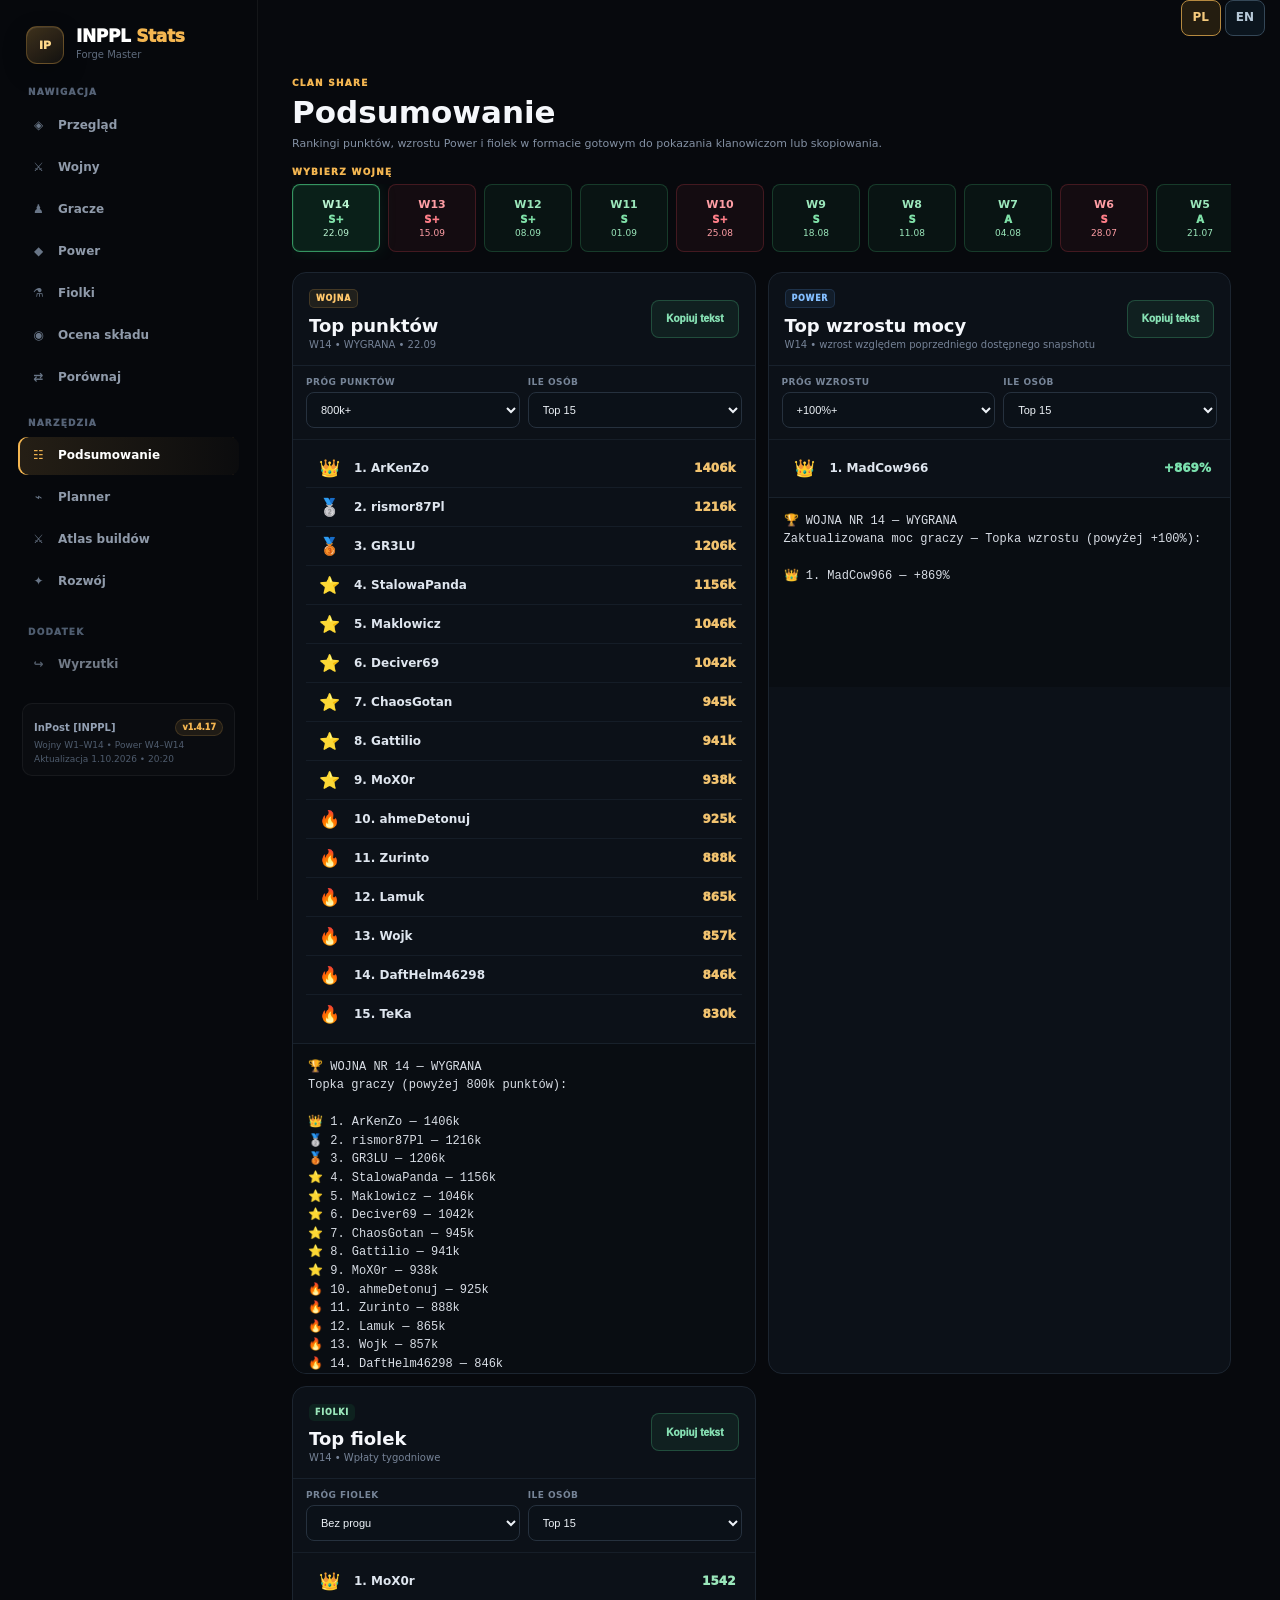
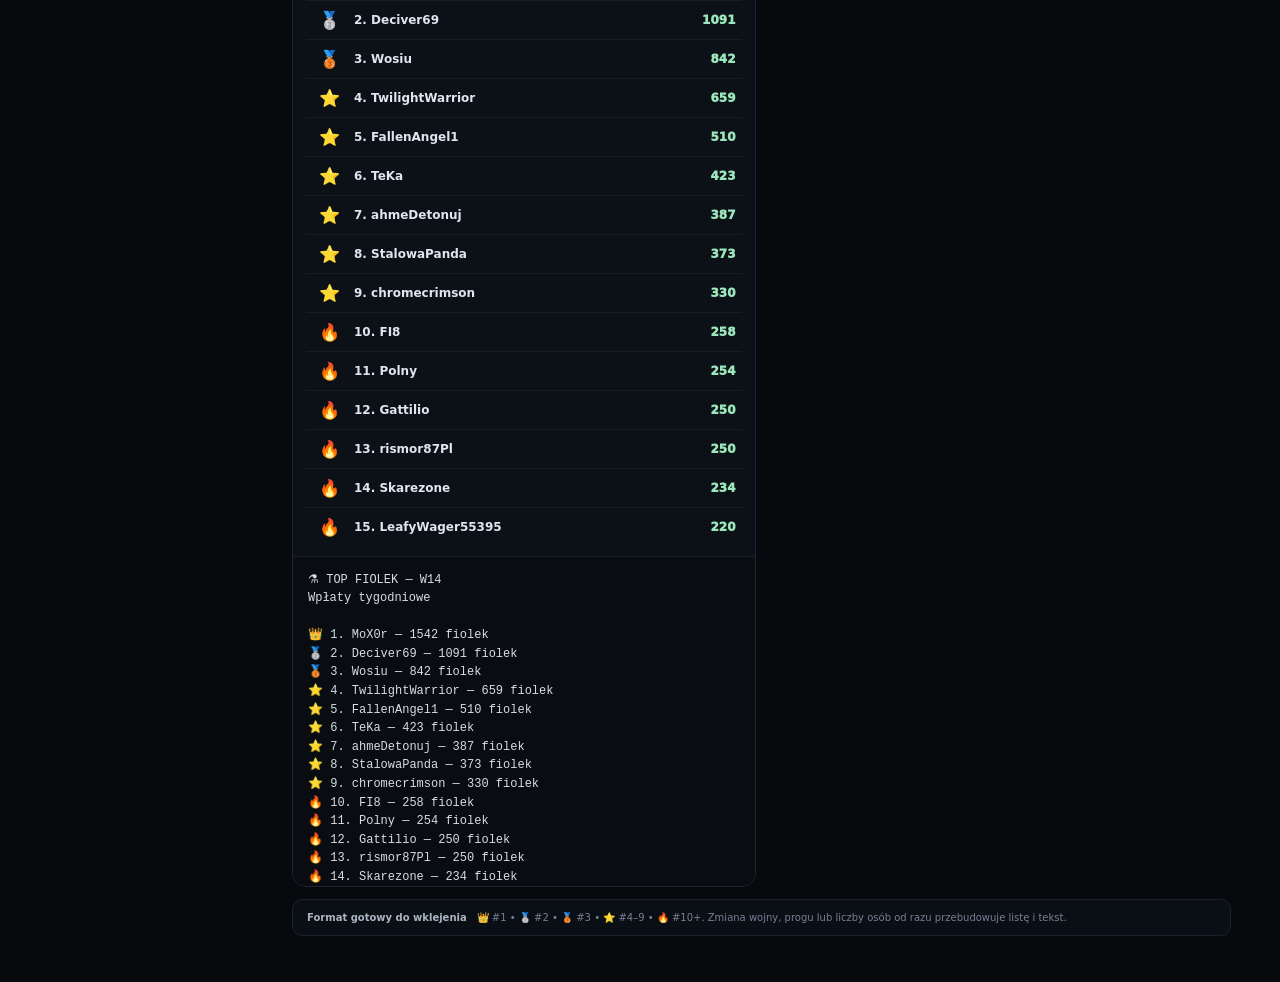
<file: share/index.html>
<!doctype html>
<html lang="pl">
<head>
<meta charset="utf-8">
<meta name="viewport" content="width=device-width,initial-scale=1">
<meta name="inppl-build" content="20261003181007723">
<meta name="theme-color" content="#07090d">
<title>INPPL Stats — Podsumowanie</title>
<link rel="stylesheet" href="share.css?v=20261003181007723">
<link rel="stylesheet" href="../ui-shell.css?v=20261003181007723">
<link rel="stylesheet" href="../i18n.css?v=20261003181007723">
<script src="../locales/en.js?v=20261003181007723"></script>
<script src="../i18n.js?v=20261003181007723"></script>
<!-- inppl-version-check -->
<script>
(() => {
  const versionUrl = new URL('../version.json', location.href);
  const loadedBuild = document.querySelector('meta[name="inppl-build"]')?.content;
  let checking = false;
  async function checkVersion() {
    if (checking || document.hidden || !/^https?:$/.test(location.protocol)) return;
    checking = true;
    try {
      versionUrl.searchParams.set('t', Date.now());
      const response = await fetch(versionUrl, {cache: 'no-store'});
      if (!response.ok) return;
      const data = await response.json();
      if (data.build == null) return;
      const next = String(data.build), current = new URL(location.href);
      if (next !== loadedBuild && current.searchParams.get('v') !== next) {
        current.searchParams.set('v', next);
        location.replace(current.href);
      }
    } catch (_) {} finally { checking = false; }
  }
  checkVersion();
  addEventListener('pageshow', checkVersion);
  document.addEventListener('visibilitychange', checkVersion);
})();
</script>
<!-- /inppl-version-check -->
</head>
<body>
<div class="app">
  <aside class="sidebar">
    <div class="brand">
      <div class="brand-mark">IP</div>
      <div><div class="brand-name">INPPL <span>Stats</span></div><div class="brand-desc">Forge Master</div></div>
    </div>
    <div class="nav-label">Nawigacja</div>
    <nav class="nav">
      <a class="nav-btn nav-link-btn" href="../#overview"><span class="nav-ico">◈</span>Przegląd</a>
      <a class="nav-btn nav-link-btn" href="../#warsView"><span class="nav-ico">⚔</span>Wojny</a>
      <a class="nav-btn nav-link-btn" href="../#playersView"><span class="nav-ico">♟</span>Gracze</a>
      <a class="nav-btn nav-link-btn" href="../#power"><span class="nav-ico">◆</span>Power</a>
      <a class="nav-btn nav-link-btn" href="../#donations"><span class="nav-ico">⚗</span>Fiolki</a>
      <a class="nav-btn nav-link-btn" href="../#rosterReview"><span class="nav-ico">◉</span>Ocena składu</a>
      <a class="nav-btn nav-link-btn" href="../#compare"><span class="nav-ico">⇄</span>Porównaj</a>

      <div class="nav-label nav-section-label">Narzędzia</div>
      <a class="nav-btn nav-link-btn active" href="./"><span class="nav-ico">☷</span>Podsumowanie</a>
      <a class="nav-btn nav-link-btn" href="../planner/?v=20261003181007723"><span class="nav-ico">⌁</span>Planner</a>
      <a class="nav-btn nav-link-btn" href="../forge-atlas/?v=20261003181007723#/build-atlas"><span class="nav-ico">⚔️</span>Atlas buildów</a>
      <a class="nav-btn nav-link-btn" href="../knowledge/?v=20261003181007723"><span class="nav-ico">✦</span>Rozwój</a>

      <div class="nav-label nav-section-label nav-addon-label">Dodatek</div>
      <a class="nav-btn nav-link-btn nav-addon" href="../#outcastsView"><span class="nav-ico">↪</span>Wyrzutki</a>
    </nav>
    <div class="side-status">
      <div class="release-row"><strong>InPost [INPPL]</strong><span class="release-badge">v1.4.17</span></div>
      <div id="sideDataRange">Dane —</div>
      <div class="data-updated" id="dataUpdated">Aktualizacja —</div>
    </div>
  </aside>
  <main class="main external-main">
    <div class="shell">
  <section class="hero">
    <div>
      <div class="kicker">CLAN SHARE</div>
      <h1>Podsumowanie</h1>
      <p>Rankingi punktów, wzrostu Power i fiolek w formacie gotowym do pokazania klanowiczom lub skopiowania.</p>
    </div>
  </section>

  <section class="week-panel">
    <div class="section-label">WYBIERZ WOJNĘ</div>
    <div class="weekbar" id="weekbar"></div>
  </section>

  <div class="share-grid">
    <section class="share-card">
      <div class="card-head">
        <div><span class="type war">WOJNA</span><h2>Top punktów</h2><p id="warSub">—</p></div>
        <button class="copy-btn" id="copyWar">Kopiuj tekst</button>
      </div>
      <div class="filters">
        <label><span>Próg punktów</span>
          <select id="warThreshold">
            <option value="0">Bez progu</option>
            <option value="100">100k+</option>
            <option value="250">250k+</option>
            <option value="500">500k+</option>
            <option value="800" selected>800k+</option>
            <option value="1000">1,0m+</option>
            <option value="1250">1,25m+</option>
            <option value="1500">1,5m+</option>
            <option value="2000">2,0m+</option>
          </select>
        </label>
        <label><span>Ile osób</span>
          <select id="warLimit">
            <option value="10">Top 10</option>
            <option value="15" selected>Top 15</option>
            <option value="20">Top 20</option>
            <option value="999">Wszyscy</option>
          </select>
        </label>
      </div>
      <div class="rank-list" id="warRank"></div>
      <pre class="copy-preview" id="warPreview"></pre>
    </section>

    <section class="share-card">
      <div class="card-head">
        <div><span class="type power">POWER</span><h2>Top wzrostu mocy</h2><p id="powerSub">—</p></div>
        <button class="copy-btn" id="copyPower">Kopiuj tekst</button>
      </div>
      <div class="filters">
        <label><span>Próg wzrostu</span>
          <select id="powerThreshold">
            <option value="-999">Bez progu</option>
            <option value="25">+25%+</option>
            <option value="50">+50%+</option>
            <option value="75">+75%+</option>
            <option value="100" selected>+100%+</option>
            <option value="125">+125%+</option>
            <option value="150">+150%+</option>
            <option value="200">+200%+</option>
            <option value="300">+300%+</option>
          </select>
        </label>
        <label><span>Ile osób</span>
          <select id="powerLimit">
            <option value="10">Top 10</option>
            <option value="15" selected>Top 15</option>
            <option value="20">Top 20</option>
            <option value="999">Wszyscy</option>
          </select>
        </label>
      </div>
      <div class="rank-list" id="powerRank"></div>
      <pre class="copy-preview" id="powerPreview"></pre>
    </section>
    <section class="share-card">
      <div class="card-head"><div><span class="type donation">FIOLKI</span><h2>Top fiolek</h2><p id="donationSub">—</p></div><button class="copy-btn" id="copyDonation">Kopiuj tekst</button></div>
      <div class="filters"><label><span>Próg fiolek</span><select id="donationThreshold"><option value="0">Bez progu</option><option value="100">100+</option><option value="250">250+</option><option value="500">500+</option><option value="1000">1000+</option></select></label><label><span>Ile osób</span><select id="donationLimit"><option value="10">Top 10</option><option value="15" selected>Top 15</option><option value="20">Top 20</option><option value="999">Wszyscy</option></select></label></div>
      <div class="rank-list" id="donationRank"></div><pre class="copy-preview" id="donationPreview"></pre>
    </section>
  </div>

  <section class="help">
    <b>Format gotowy do wklejenia</b>
    <span>👑 #1 • 🥈 #2 • 🥉 #3 • ⭐ #4–9 • 🔥 #10+. Zmiana wojny, progu lub liczby osób od razu przebudowuje listę i tekst.</span>
  </section>
    </div>
  </main>
</div>

<div class="toast" id="toast">Skopiowano ✓</div>
<script src="../data-loader.js?v=20261003181007723" data-scripts="../week-picker.js share.js"></script>

</body>
</html>
</file>
<file: i18n.css>
.language-switch{display:flex;justify-content:flex-end;gap:4px;margin:0 0 12px;font:700 12px/1.3 system-ui,sans-serif}
.language-switch a{display:inline-flex;align-items:center;justify-content:center;min-width:40px;min-height:36px;padding:7px 10px;border:1px solid #344757;border-radius:8px;color:#b7c9d8;background:#0b151e;text-decoration:none}
.language-switch a[aria-current]{color:#f5ca7d;border-color:#b68a40;background:#241d10}
.language-switch a:focus-visible{outline:2px solid #f5ca7d;outline-offset:3px}
html[lang=en] .asc-chart-tools{flex-wrap:wrap}
html[lang=en] .card-headline small{overflow-wrap:anywhere}
</file>
<file: forge-atlas/assets/index-D8rZ7srP.css>
.build-atlas{--atlas-ink:#24322b;--atlas-muted:#7a8178;--atlas-line:#dedfd5;--atlas-green:#355c41;--atlas-paper:#fffef9;background:#f4f4ec;color:var(--atlas-ink);min-height:100vh;font-family:Inter,Segoe UI,sans-serif;font-size:14px}.build-atlas button,.build-atlas input,.build-atlas select{font:inherit}.build-atlas button{cursor:pointer}.build-atlas button:disabled{cursor:not-allowed;opacity:.5}.build-atlas button:focus-visible,.build-atlas a:focus-visible,.build-atlas input:focus-visible,.build-atlas select:focus-visible,.build-atlas summary:focus-visible{outline:3px solid #8eb49a;outline-offset:4px}.atlas-header{height:88px;border-bottom:1px solid var(--atlas-line);display:flex;align-items:center;justify-content:space-between;padding:0 max(30px,calc((100vw - 1280px)/2));background:#fbfbf5}.atlas-brand{display:flex;align-items:center;gap:13px;line-height:1.25;font-size:20px;letter-spacing:1.5px;font-weight:500;color:var(--atlas-ink);text-decoration:none}.atlas-brand b{font-weight:850}.atlas-brand small{display:block;letter-spacing:0;font-size:11px;font-weight:400;color:var(--atlas-muted);margin-top:4px}.atlas-brand-icon{display:grid;place-items:center;border:1px solid #e1c47c;background:#f3d594;color:#6a4b1b;width:45px;height:45px;border-radius:12px;transform:rotate(-5deg)}.atlas-brand-icon svg{transform:rotate(5deg)}.atlas-header-links{display:flex;align-items:center;gap:26px;font-size:12px}.atlas-header-links a{display:flex;align-items:center;gap:7px;color:#616b61}.atlas-data-badge{display:flex;align-items:center;gap:7px;color:#757f72}.atlas-data-badge i,.atlas-preview-caption i{display:inline-block;width:6px;height:6px;border-radius:50%;background:#83a085}.atlas-main{max-width:1280px;margin:auto;padding:36px 30px 0}.atlas-intro{display:flex;align-items:center;justify-content:space-between;margin-bottom:28px}.atlas-eyebrow{display:flex;align-items:center;gap:6px;letter-spacing:2px;font-size:10px;font-weight:750;color:#7b886b;margin-bottom:10px}.atlas-intro h1{font-size:clamp(25px,3vw,35px);font-weight:750;letter-spacing:-1.2px;line-height:1.25;margin:0}.atlas-intro p{color:#7a8176;margin-top:8px;font-size:13px}.atlas-text-button{display:flex;align-items:center;gap:8px;color:#6c7666;font-size:12px!important;white-space:nowrap}.atlas-stage-bar{display:flex;align-items:center;gap:27px;border:1px solid var(--atlas-line);background:#fbfbf5;border-radius:13px;padding:20px 24px}.atlas-control-label{display:block;font-size:9px;font-weight:750;letter-spacing:1.5px;color:#838777;margin-bottom:12px}.atlas-ascension-control{border-right:1px solid var(--atlas-line);padding-right:26px}.atlas-ascension-control>div{display:flex;gap:6px}.atlas-ascension-control button{width:52px;height:48px;display:flex;align-items:center;justify-content:center;gap:5px;border:1px solid #e1e3d9;border-radius:7px;background:#f6f6ef;font-weight:650;color:#788071}.atlas-ascension-control button>span{font-size:10px;color:#bbaa76;letter-spacing:-3px;margin-right:2px}.atlas-ascension-control button.active{background:#e5eddd;border-color:#adc19e;color:#314d31}.atlas-phase-control{flex:1}.atlas-phase-control>div{display:flex;gap:12px}.atlas-phase-control button{flex:1;position:relative;border:1px solid transparent;border-radius:7px;padding:7px 12px 7px 37px;font-size:12px;font-weight:650;text-align:left;color:#8b9187;white-space:nowrap}.atlas-phase-control button small{display:block;font-size:9px;font-weight:400;margin-top:2px;color:#a0a598}.atlas-phase-control button.active{background:#edf1e5;border-color:#dce4ce;color:#355539}.atlas-phase-control button.active small{color:#718467}.atlas-phase-dot{position:absolute;left:10px;top:12px;display:grid;place-items:center;width:18px;height:18px;border:1px solid #d3d8cb;border-radius:50%;font-size:9px}.active .atlas-phase-dot{background:#385b3d;color:#fff;border-color:#385b3d}.atlas-settings-button{display:flex;align-items:center;gap:8px;padding:12px 13px;border:1px solid #dcdfd2;border-radius:7px;font-size:11px!important;background:#fffef9;color:#68775d;white-space:nowrap}.atlas-settings-button.active{background:#e5eddd}.atlas-settings-panel{padding:22px 25px;background:#fffef9;border:1px solid var(--atlas-line);border-radius:12px;margin-top:12px}.atlas-settings-heading{display:flex;align-items:center;gap:16px;margin-bottom:18px}.atlas-settings-heading h2{font-size:14px;font-weight:700}.atlas-settings-heading>span{font-size:11px;color:#818976;flex:1}.atlas-settings-heading>button{font-size:11px;display:flex;gap:5px;align-items:center;color:#6c7a61}.atlas-settings-grid{display:grid;grid-template-columns:repeat(4,1fr);gap:16px}.atlas-settings-grid label{font-size:10px;color:#6e7964;display:flex;flex-direction:column;gap:6px}.atlas-settings-grid input,.atlas-settings-grid select{border:1px solid #d5dccd;border-radius:5px;background:#f7f9f2;padding:8px;color:#314a31;width:100%;font-size:12px}.atlas-input-wrap{position:relative}.atlas-input-wrap input{padding-right:70px}.atlas-input-wrap>span{position:absolute;right:22px;top:10px;font-size:9px;color:#8b9480;pointer-events:none}.atlas-settings-note{font-size:11px;line-height:1.6;color:#919785;margin-top:20px}.atlas-scenario-caption{display:flex;align-items:center;gap:16px;margin:20px 0 23px;font-size:10px;color:#87917e}.atlas-scenario-caption>span:first-child{display:flex;align-items:center;gap:7px;color:#557148;font-weight:650}.atlas-scenario-caption b{font-weight:400;color:#aab0a0;margin:0 5px}.atlas-scenario-state{margin-left:auto;text-align:right}.atlas-content-grid{display:grid;grid-template-columns:minmax(230px,1fr) 412px minmax(240px,1fr);gap:30px;align-items:start}.atlas-panel-title{display:flex;align-items:center;gap:9px;font-size:12px;font-weight:700;margin:10px 0 16px}.atlas-panel-title svg{color:#a68a50}.atlas-rank-list{display:flex;flex-direction:column;gap:9px}.atlas-rank-card{display:flex;align-items:center;gap:11px;width:100%;padding:16px 13px;border-radius:10px;border:1px solid #e0e2d7;background:#fafbf5;text-align:left;transition:background .15s,border-color .15s}.atlas-rank-card.active{border-color:#9cab82;background:#eaf0df;box-shadow:inset 3px 0 #547247}.atlas-rank-number{font-size:20px;font-weight:300;color:#a2ad95}.atlas-rank-card.active .atlas-rank-number{color:#6a8157}.atlas-rank-card>div{flex:1;min-width:0}.atlas-rank-card strong{font-size:11px;font-weight:700;display:block;white-space:nowrap}.atlas-rank-card>div>span{display:block;color:#8b967e;font-size:9px;margin-top:4px}.atlas-rank-card>b{font-size:18px;font-weight:700;text-align:right;letter-spacing:-1px;color:#547144}.atlas-rank-card>b>small{display:block;font-size:8px;font-weight:450;letter-spacing:0;color:#8d9a7c;margin-top:2px}.atlas-empty-ranks{color:#9a9d90;font-size:11px;padding:20px}.atlas-compute-panel{margin-top:28px;padding:22px 18px;border:1px solid #dde2d2;border-radius:11px;background:#f9fbf3}.atlas-compute-panel h3{display:flex;align-items:center;gap:7px;font-size:12px;font-weight:700;color:#4c6840}.atlas-compute-panel h3 svg{color:#879c66}.atlas-compute-panel p{font-size:11px;line-height:1.7;color:#86917a;margin:12px 0 15px}.atlas-checkbox{font-size:10px;display:flex;gap:7px;align-items:center;color:#65785b;margin-bottom:16px}.atlas-checkbox input{accent-color:#4d6f42;width:13px;height:13px}.atlas-primary-button{display:flex;align-items:center;justify-content:center;gap:8px;background:#385a3b;border:1px solid #29492c;color:#fffef6;border-radius:7px;padding:12px 14px;width:100%;font-size:11px!important;font-weight:650;transition:background .2s}.atlas-primary-button:hover{background:#27452d}.atlas-primary-button>svg:last-child{margin-left:auto}.atlas-progress{margin-top:15px;color:#78866c;font-size:9px;line-height:1.8}.atlas-progress>div{height:4px;border-radius:4px;background:#dfe6d3;overflow:hidden;margin-bottom:6px}.atlas-progress>div>span{height:100%;display:block;background:#73915e;transition:width .2s}.atlas-model-note{display:flex;align-items:start;gap:9px;font-size:10px;line-height:1.7;color:#969c8b;margin:20px 7px}.atlas-model-note>svg{flex-shrink:0;margin-top:2px}.atlas-preview-caption{display:flex;align-items:center;justify-content:space-between;margin:12px 3px 13px;font-size:8px;letter-spacing:1.5px;color:#8e9685}.atlas-preview-caption>span:last-child{display:flex;align-items:center;gap:6px;letter-spacing:0;font-size:9px}.atlas-profile-loading{height:650px;display:flex;flex-direction:column;gap:16px;align-items:center;justify-content:center;background:#fffefb;border:1px solid #dedfd7;border-radius:15px;color:#85947c}.atlas-profile-loading strong{font-size:14px}.atlas-profile-loading p{font-size:11px}.atlas-spin{animation:atlas-spin 1.4s linear infinite}@keyframes atlas-spin{to{transform:rotate(360deg)}}.atlas-download-button{display:flex;align-items:center;justify-content:center;gap:8px;color:#6f7f62;font-size:11px!important;width:100%;padding:14px;margin-top:14px;border:1px solid #dedfd3;border-radius:7px;background:#fafbf4}.atlas-download-button>span{font-size:8px;padding:2px 5px;color:#8b957e;background:#ecefe3;border-radius:3px;margin-left:6px}.atlas-right-column{padding-top:39px}.atlas-result-panel{border:1px solid #dfe2d6;background:#fbfcf6;border-radius:11px;padding:21px}.atlas-result-panel .atlas-control-label{margin-bottom:8px}.atlas-score{font-size:47px;line-height:1.1;font-weight:700;letter-spacing:-2px;color:#435f36}.atlas-score>span{font-size:21px;letter-spacing:0;color:#8a9d78;margin-left:4px;font-weight:400}.atlas-result-panel>p{font-size:9px;color:#929b83;margin:5px 0 22px}.atlas-score-details{display:flex;flex-direction:column;gap:12px;font-size:10px;color:#8b947e}.atlas-score-details>span{display:flex;justify-content:space-between;gap:6px}.atlas-score-details b{color:#536747;font-weight:650}.atlas-matchups{margin-top:17px;border-top:1px solid #e5e8dc;padding-top:13px;font-size:9px}.atlas-matchups summary{cursor:pointer;display:flex;align-items:center;justify-content:space-between;color:#859178}.atlas-matchups>div{display:flex;justify-content:space-between;margin-top:9px;color:#909982}.atlas-slot-panel{border:1px solid #e3e4d9;background:#fffef9;border-radius:11px;padding:20px;margin-top:18px}.atlas-slot-panel h2{font-size:15px;font-weight:650;color:#506449}.atlas-slot-meta{font-size:10px;color:#a1a58f;margin-top:4px}.atlas-slot-panel>p{font-size:11px;line-height:1.6;color:#8b9580;margin-top:13px}.atlas-slot-rolls{margin-top:16px;display:flex;flex-direction:column;gap:10px}.atlas-slot-rolls>div{display:flex;justify-content:space-between;gap:8px;font-size:10px;color:#7d8b70}.atlas-slot-rolls b{color:#637d4a;font-weight:700}.atlas-slot-rolls p{font-size:10px;color:#979f89}.atlas-skin-info{font-size:9px;color:#949d85;margin-top:15px;border-top:1px solid #eaecdf;padding-top:12px}.atlas-allocation-panel{padding:24px 7px 0}.atlas-allocation-panel>div:not(.atlas-control-label){display:flex;align-items:center;gap:7px;margin-top:11px;font-size:9px;color:#8c967f}.atlas-allocation-panel>div>span:first-child{flex:1}.atlas-allocation-panel b{font-size:9px;font-weight:500;min-width:18px;text-align:right;color:#708263}.atlas-stat-dots{display:flex;gap:3px}.atlas-stat-dots i{width:4px;height:4px;border-radius:50%;background:#bcc8a5}.atlas-error{display:flex;gap:8px;align-items:center;margin:20px 0;background:#fff1de;color:#855c27;border:1px solid #edcf9b;border-radius:8px;padding:14px;font-size:12px}.atlas-footer{display:flex;align-items:center;justify-content:space-between;padding:26px 0;margin-top:34px;border-top:1px solid #dddfd1;font-size:9px;color:#919986;gap:15px}.atlas-footer>span:first-child{display:flex;align-items:center;gap:7px}.atlas-footer b{font-weight:400;color:#b4b9a6;margin:0 5px}.atlas-footer button{display:flex;align-items:center;gap:6px;color:#7e8d71}.atlas-modal-backdrop{position:fixed;top:0;right:0;bottom:0;left:0;background:#17281899;-webkit-backdrop-filter:blur(3px);backdrop-filter:blur(3px);display:grid;place-items:center;z-index:1000;padding:20px}.atlas-modal{position:relative;max-width:550px;background:#fcfdf6;border:1px solid #d5ddc8;border-radius:16px;padding:32px;max-height:85vh;overflow-y:auto;box-shadow:0 20px 80px #13201144}.atlas-modal-close{position:absolute;right:18px;top:18px;color:#839174}.atlas-modal h2{font-size:25px;letter-spacing:-.7px;font-weight:750;margin-bottom:18px}.atlas-modal h3{font-size:13px;font-weight:700;margin:22px 0 9px}.atlas-modal p{font-size:12px;line-height:1.75;color:#829075;margin-top:10px}.atlas-modal .atlas-modal-small{font-size:10px;margin:20px 0}.game-profile-card{background:#fff;color:#151515;border:1.5px solid #33332e;border-radius:14px;overflow:hidden;padding:20px 23px 13px;width:100%;box-shadow:0 7px #d4d8c455,0 14px 36px #394a2910;font-family:Trebuchet MS,Segoe UI,sans-serif}.game-profile-header{display:flex;align-items:start;gap:6px;min-height:59px}.atlas-avatar{border-color:#181818!important;background-color:#fff!important;border-radius:8px!important}.game-profile-identity{display:flex;flex-direction:column;line-height:1.15;font-weight:900;white-space:nowrap}.game-profile-identity>strong{font-size:17px;letter-spacing:-.7px}.game-profile-identity>span{font-size:10px;margin-top:2px;color:#838383;letter-spacing:.1px}.game-profile-identity>b{font-size:15px;color:#ffce36;margin-top:3px;-webkit-text-stroke:.6px #2c251b;text-shadow:0 1px #2c251b}.game-profile-totals{margin-left:auto;text-align:right;font-size:10px;line-height:1.18;font-weight:900;padding-top:4px;white-space:nowrap}.game-profile-totals>span,.game-profile-totals>strong{display:block}.game-field{height:130px;border:2px solid #21291c;border-radius:8px;margin:20px 0 24px;position:relative;overflow:hidden;background:#5dcb35}.game-field-landscape{width:100%;height:100%;position:absolute;top:0;right:0;bottom:0;left:0}.game-field-player{position:absolute;left:45%;top:39%;width:30px;height:47px}.game-field-player>svg{width:100%;height:100%}.game-field-player>img{position:absolute;width:28px;height:28px;object-fit:contain;right:-16px;top:13px}.game-field-pet{position:absolute;animation:atlas-bob 4s ease-in-out infinite}.field-pet-0{left:31%;top:18%}.field-pet-1{left:30%;top:46%;animation-delay:-1.3s}.field-pet-2{left:32%;top:73%;animation-delay:-2.6s}.game-field-fairy{position:absolute;width:28px;right:32%;top:17%;object-fit:contain;animation:atlas-bob 5s ease-in-out infinite}.game-equipment-grid{display:grid;grid-template-columns:repeat(5,minmax(0,1fr));gap:10px 9px;padding:0}.game-equipment-tile{position:relative;border:1.5px solid #2a211e!important;border-radius:8px;aspect-ratio:1.05;display:flex;align-items:center;justify-content:center;overflow:visible;background-size:cover}.game-equipment-tile>img{width:88%;height:88%;object-fit:contain;filter:drop-shadow(0 1px #4b3a16)}.game-equipment-tile>b{position:absolute;bottom:1px;font-weight:900;font-size:15px;line-height:1;-webkit-text-stroke:.6px #242021;color:#fff;text-shadow:1px 1px #242021,-1px -1px #242021}.game-asc-stars{position:absolute;top:-3px;left:3px;color:#fff780;text-shadow:0 1px #2c221e;-webkit-text-stroke:.6px #67431f;font-size:12px;letter-spacing:-3px;font-weight:900;z-index:1}.game-skin-badge{position:absolute;right:-3px;top:-4px;width:19px;height:22px;border-radius:5px;border:1px solid #292929;background-color:#fff;background-repeat:no-repeat}.game-mount-tile{grid-column:span 2;aspect-ratio:auto}.game-mount-tile>b{bottom:3px}.game-selected{outline:2px solid #578657;outline-offset:3px}.game-companions-row{display:flex;justify-content:space-between;align-items:start;gap:3px;margin:23px -2px 12px}.game-companion{position:relative;display:flex;flex-direction:column;align-items:center;border-radius:5px;flex-shrink:0;padding:1px 0;min-width:39px}.game-companion>span:last-child{font-size:10px;color:#979797;font-weight:900;line-height:1;margin-top:-3px;-webkit-text-stroke:.2px white}.atlas-unit-art{width:100%;height:100%}.atlas-art-loading{display:inline-block;border-radius:50%;background:#e0e8d8}.game-fairy{margin-left:10px}.game-fairy>img{width:36px;height:38px;object-fit:contain}.game-no-fairy{width:36px;height:38px;display:grid;place-items:center;color:#c8c8c8}.game-stat-list{padding:2px 16px 15px;line-height:1.42;font-size:16px;font-weight:900;color:#858585;letter-spacing:-.35px;min-height:142px}.game-stat-list em{font-style:normal;color:#239aff}.game-profile-bottom{display:flex;justify-content:space-between;border-top:1px solid #f3f3f3;padding-top:10px;margin-top:10px;font-family:Inter,Segoe UI,sans-serif;font-size:8px;color:#b0b0a6;letter-spacing:.15px}@keyframes atlas-bob{0%,to{transform:translateY(0)}50%{transform:translateY(-3px)}}@media (min-width:1440px){.atlas-main{padding-top:42px}.atlas-content-grid{gap:40px}.atlas-stage-bar{gap:34px}}@media (max-width:1150px){.atlas-content-grid{grid-template-columns:220px minmax(340px,412px);justify-content:center;gap:26px}.atlas-right-column{grid-column:1/-1;padding-top:0;display:grid;grid-template-columns:1fr 1fr;gap:20px}.atlas-allocation-panel{grid-column:1/-1;display:grid;grid-template-columns:1fr 1fr 1fr;gap:3px 28px;padding-top:0}.atlas-allocation-panel>.atlas-control-label{grid-column:1/-1}.atlas-slot-panel{margin:0}.atlas-stage-bar{gap:18px;padding:18px}.atlas-ascension-control{padding-right:17px}.atlas-ascension-control button{width:43px}.atlas-phase-control>div{gap:3px}.atlas-settings-button>span{display:none}.atlas-settings-button{padding:11px}.atlas-phase-control button{padding-right:5px;padding-left:33px}.atlas-header{padding:0 25px}.atlas-main{max-width:950px}.atlas-scenario-state{display:none}}@media (max-width:760px){.atlas-main{padding:24px 16px 0}.atlas-header{height:72px;padding:0 18px}.atlas-brand{font-size:16px;gap:9px}.atlas-brand-icon{width:38px;height:38px}.atlas-brand small{font-size:9px}.atlas-data-badge{display:none}.atlas-header-links a{font-size:10px}.atlas-intro{align-items:start;margin-bottom:23px}.atlas-intro h1{font-size:26px;max-width:260px}.atlas-intro p{font-size:11px}.atlas-text-button{width:31px;overflow:hidden;font-size:0!important;padding-top:22px;gap:25px}.atlas-text-button>svg{flex-shrink:0}.atlas-stage-bar{flex-wrap:wrap;gap:18px;padding:16px}.atlas-ascension-control{border:0;padding:0;flex:1}.atlas-ascension-control button{width:45px;height:39px}.atlas-phase-control{order:3;flex-basis:100%;border-top:1px solid var(--atlas-line);padding-top:15px}.atlas-phase-control button{padding:8px 5px 8px 32px}.atlas-phase-control button small{font-size:8px}.atlas-settings-button{align-self:center;margin-top:15px}.atlas-control-label{margin-bottom:8px;font-size:8px}.atlas-scenario-caption{flex-wrap:wrap;gap:6px;margin:17px 0;font-size:9px}.atlas-scenario-caption>span:nth-child(2){width:100%;padding-left:21px}.atlas-content-grid{display:flex;flex-direction:column;gap:20px;align-items:stretch}.atlas-left-column{display:contents}.atlas-panel-title{margin:3px 0 -9px;order:0}.atlas-rank-list{order:1;flex-direction:row;gap:6px}.atlas-rank-card{padding:11px 9px;flex:1;gap:6px;flex-wrap:wrap}.atlas-rank-number{font-size:15px}.atlas-rank-card>div{width:100%;flex-basis:calc(100% - 23px)}.atlas-rank-card strong{font-size:9px}.atlas-rank-card>div>span{font-size:8px}.atlas-rank-card>b{font-size:16px;width:100%;text-align:left;margin-left:20px}.atlas-rank-card>b>small{display:inline;font-size:7px;margin-left:3px}.atlas-preview-column{order:2;max-width:412px;width:100%;align-self:center}.atlas-preview-caption{margin-top:0}.atlas-right-column{order:3;display:block}.atlas-result-panel{margin-bottom:16px}.atlas-score{font-size:42px}.atlas-slot-panel{margin-bottom:20px}.atlas-allocation-panel{display:grid;grid-template-columns:1fr 1fr;gap:3px 20px}.atlas-compute-panel{order:4;margin-top:0}.atlas-model-note{order:5;margin:0}.atlas-settings-grid{grid-template-columns:1fr 1fr;gap:14px}.atlas-settings-heading{flex-wrap:wrap;gap:8px}.atlas-settings-heading>span{flex-basis:100%;order:3}.atlas-settings-heading>button{margin-left:auto}.atlas-footer{font-size:8px;flex-wrap:wrap;gap:12px}.atlas-footer>span:nth-child(2){display:none}.atlas-modal{padding:25px}.game-profile-card{padding:18px 21px 12px}}@media (max-width:390px){.game-profile-card{padding:17px 15px 12px}.game-profile-header{gap:4px}.game-profile-totals{font-size:9px}.game-profile-identity>strong{font-size:15px}.game-profile-identity>span{font-size:8px}.game-equipment-grid{gap:9px 8px}.game-companion{min-width:34px}.game-companion>span:first-child{width:33px!important;height:33px!important}.game-fairy{margin-left:3px}.game-stat-list{font-size:14px;padding-left:12px}.game-equipment-tile>b{font-size:13px}.atlas-rank-card{padding:9px 7px}.atlas-rank-card strong{font-size:8px}}@media (prefers-reduced-motion:reduce){.game-field-pet,.game-field-fairy,.atlas-spin{animation:none}.atlas-progress>div>span{transition:none}}.game-asc-stars{position:absolute;top:auto;left:50%;bottom:-9px;transform:translate(-50%);display:flex;align-items:center;justify-content:center;gap:0;margin:0!important;z-index:2;pointer-events:none}.game-asc-stars>img{width:15px;height:15px;object-fit:contain;filter:drop-shadow(.7px 0 #171717) drop-shadow(-.7px 0 #171717) drop-shadow(0 .7px #171717) drop-shadow(0 -.7px #171717)}.game-asc-stars>img+img{margin-left:-4px}.game-asc-stars-inline{position:static;transform:none;display:inline-flex;vertical-align:middle;margin-left:2px!important}.game-asc-stars-inline>img{width:12px;height:12px}.game-companion>.game-unit-level{font-size:11px;color:#fff;font-weight:900;line-height:1;margin-top:-9px;-webkit-text-stroke:.6px #242021;text-shadow:1px 1px #242021,-1px -1px #242021;position:relative;z-index:1}.game-companion>.game-asc-stars{bottom:-14px}.game-companions-row{margin-bottom:27px}.game-equipment-grid{row-gap:15px}.atlas-settings-note select{margin-left:8px;padding:6px 8px;border:1px solid var(--atlas-line);border-radius:6px;background:#fff;color:var(--atlas-ink);font:inherit}.atlas-style-comparison{margin-top:24px;padding:24px;background:#fff;border:1px solid #d7ddd0;border-radius:16px;overflow:auto}.atlas-style-comparison h2{font-size:22px;margin:0 0 12px}.atlas-style-comparison p{color:#687460;font-size:14px;margin:12px 0}.atlas-style-comparison table{width:100%;border-collapse:collapse}.atlas-style-comparison th,.atlas-style-comparison td{text-align:left;padding:12px;border-bottom:1px solid #e7eadd}.atlas-style-comparison button{padding:8px 16px;color:#fff;background:#365b39;border-radius:8px}.atlas-branch-buttons{display:grid;grid-template-columns:1fr 1fr;gap:8px;margin-top:14px}.atlas-branch-buttons button{display:flex;flex-direction:column;gap:6px;padding:12px 6px;border:1px solid #d7ddd0;border-radius:8px;background:#f6f8f1}.atlas-branch-buttons b{color:#365b39;font-size:24px}.atlas-branch-buttons small{color:#687460;font-size:10px}.game-companion>.game-rarity-frame{border:1.5px solid #242021;border-radius:50%;overflow:hidden;flex-shrink:0}.atlas-base-stats{padding-bottom:12px;margin-bottom:12px;border-bottom:1px solid var(--atlas-line)}.atlas-base-stats>strong{display:block;margin:12px 0;font-size:12px;color:var(--atlas-green)}.atlas-passive-totals{display:flex;gap:30px;flex-wrap:wrap}.atlas-passive-totals span{display:flex;gap:12px;align-items:center}.atlas-passive-totals b{font-size:23px;color:var(--atlas-green)}.atlas-skill-collection summary{cursor:pointer;color:var(--atlas-green);padding:12px 0;font-weight:600}.atlas-skill-collection details{overflow:auto}.atlas-skill-level-controls{margin-top:24px;border:1px solid var(--atlas-line);border-radius:12px;padding:16px}.atlas-skill-level-controls legend{padding:0 8px;font-weight:700}.atlas-skill-level-controls>p{color:var(--atlas-muted);font-size:12px;margin-bottom:16px}.atlas-skill-level-controls>div{display:grid;grid-template-columns:repeat(auto-fit,minmax(220px,1fr));gap:18px 24px}.atlas-skill-level-controls label>span{display:flex;gap:8px;align-items:center;font-size:12px}.atlas-skill-level-controls small{color:var(--atlas-muted)}.atlas-skill-level-controls b{margin-left:auto;color:var(--atlas-green)}.atlas-skill-level-controls input{width:100%;accent-color:var(--atlas-green);margin-top:10px}.atlas-reference-levels{margin-top:20px;padding:10px 14px;border:1px solid var(--atlas-line);border-radius:8px;color:var(--atlas-green);background:#f6f8f1;font-weight:600}.atlas-profile-test{margin-top:30px;padding:24px;border:1px solid var(--atlas-line);border-radius:12px;background:#fffef9}.atlas-profile-test h2{font-size:18px;margin-bottom:10px}.atlas-profile-test p{font-size:12px;line-height:1.7;margin:12px 0;color:#68765f}.atlas-profile-test label{font-size:12px;display:flex;gap:12px;align-items:center;flex-wrap:wrap}.atlas-profile-test-controls{display:flex;gap:16px;align-items:center;flex-wrap:wrap}.atlas-profile-test select{padding:8px;border:1px solid var(--atlas-line);border-radius:6px}.atlas-profile-test table{width:100%;text-align:left;font-size:12px;margin-top:20px;border-collapse:collapse}.atlas-profile-test td,.atlas-profile-test th{padding:10px 6px;border-bottom:1px solid var(--atlas-line)}.atlas-phase-control>div{display:grid;grid-template-columns:repeat(3,minmax(0,1fr));gap:6px}.atlas-phase-control button{white-space:normal;min-height:46px}.atlas-stage-bar{align-items:center}html,body{background:#07090d}.build-atlas{--atlas-ink:#f5f7fb;--atlas-muted:#8f9bad;--atlas-line:#202733;--atlas-green:#f4b651;--atlas-paper:#10141b;background:radial-gradient(900px 500px at 7% -8%,#4469a024,transparent 60%),radial-gradient(800px 520px at 96% 0,#f4b6510e,transparent 62%),#07090d;color:#f5f7fb;padding-left:258px}.atlas-sidebar{position:fixed;inset:0 auto 0 0;width:258px;padding:26px 18px;background:#07090de6;border-right:1px solid #ffffff0e;z-index:20;overflow-y:auto}.atlas-sidebar-brand{display:flex;gap:12px;align-items:center;padding:0 8px 23px;text-decoration:none;color:#f5f7fb}.atlas-sidebar-mark{display:grid;place-items:center;width:38px;height:38px;flex-shrink:0;background:linear-gradient(145deg,#f4b6513d,#f4b6510e);border:1px solid #f4b65145;border-radius:11px;color:#ffd98b;font-size:11px;font-weight:900}.atlas-sidebar-brand strong{font-size:17px;letter-spacing:-.35px;font-weight:900}.atlas-sidebar-brand b{color:#f4b651}.atlas-sidebar-brand small{display:block;font-size:10px;color:#5f6b7d;margin-top:4px}.atlas-sidebar-label{display:block;font-size:9px;letter-spacing:1.3px;text-transform:uppercase;color:#667487;font-weight:850;margin:22px 10px 8px}.atlas-sidebar nav{display:grid;gap:4px}.atlas-sidebar nav a,.atlas-sidebar nav button{display:flex;align-items:center;gap:10px;width:100%;text-align:left;padding:11px;border-radius:9px;color:#8f9bad;text-decoration:none;font-size:12px;font-weight:750;background:transparent;border:0}.atlas-sidebar nav svg{color:#687587;flex-shrink:0}.atlas-sidebar nav a:hover,.atlas-sidebar nav button:hover{background:#ffffff09;color:#f5f7fb}.atlas-sidebar nav .active{background:linear-gradient(90deg,#f4b65121,#f4b65106);color:#fff;box-shadow:inset 2px 0 #f4b651}.atlas-sidebar nav .active svg{color:#f4b651}.atlas-sidebar-status{margin:28px 4px 0;border:1px solid #ffffff0e;background:#ffffff04;padding:12px;border-radius:10px;font-size:10px;color:#94a1b4}.atlas-sidebar-status strong{display:flex;justify-content:space-between}.atlas-sidebar-status span{color:#ffd98b}.atlas-sidebar-status p,.atlas-sidebar-status small{font-size:9px;color:#667487;line-height:1.7}.atlas-header{height:72px;padding:0 34px;background:#07090d99;border-color:#ffffff0e}.atlas-brand{font-size:16px;letter-spacing:-.35px;font-weight:800}.atlas-brand b{color:#f4b651}.atlas-brand small{color:#667487;font-size:9px}.atlas-brand-icon{width:36px;height:36px;border-color:#f4b65145;border-radius:10px;transform:none;background:linear-gradient(145deg,#f4b6513d,#f4b6510e);color:#ffd98b}.atlas-brand-icon svg{transform:none;width:20px}.atlas-header-links a,.atlas-data-badge{color:#8f9bad}.atlas-data-badge{padding:7px 10px;border:1px solid #ffffff12;border-radius:99px;background:#0b0f15}.atlas-main{max-width:1540px;padding:26px 34px 0}.atlas-intro{position:relative;overflow:hidden;padding:25px 26px;border:1px solid #ffffff12;border-radius:17px;background:linear-gradient(115deg,#f4b6511b,transparent 32%),linear-gradient(180deg,#121821,#0c1118);box-shadow:0 18px 55px #0000004d;gap:20px}.atlas-intro:after{content:"";position:absolute;pointer-events:none;width:420px;height:420px;right:-190px;top:-230px;border:1px solid #f4b6511a;border-radius:50%;box-shadow:0 0 0 54px #f4b65105,0 0 0 110px #f4b65103}.atlas-intro h1{font-weight:900;font-size:31px;letter-spacing:-1.15px}.atlas-intro p{color:#8f9bad}.atlas-eyebrow{color:#f4b651;font-weight:850;font-size:9px}.atlas-text-button{color:#a9b4c4;position:relative;z-index:1}.atlas-stage-bar,.atlas-settings-panel,.atlas-compute-panel,.atlas-result-panel,.atlas-slot-panel,.atlas-allocation-panel,.atlas-skill-collection,.atlas-style-comparison,.atlas-profile-test{background:linear-gradient(180deg,#0f151e,#0a0f15);border-color:#ffffff0f;border-radius:13px}.atlas-control-label{color:#8f9bad;font-weight:850;letter-spacing:1.1px}.atlas-ascension-control{border-color:#202733}.atlas-ascension-control button{background:#080c11;border-color:#202733;color:#8f9bad}.atlas-ascension-control button>span{color:#a58b5c}.atlas-ascension-control button.active{background:#f4b65115;border-color:#f4b65170;color:#ffd98b}.atlas-phase-control button{color:#8f9bad;background:transparent}.atlas-phase-control button small{color:#667487}.atlas-phase-control button.active{background:linear-gradient(90deg,#f4b65121,#f4b65106);border-color:#f4b65140;color:#ffd98b}.atlas-phase-control button.active small{color:#baa27c}.atlas-phase-dot{border-color:#2a3342;color:#8f9bad}.active .atlas-phase-dot{background:#f4b651;color:#11151b;border-color:#f4b651}.atlas-settings-button,.atlas-settings-button.active{background:#0b0f15;border-color:#2a3342;color:#a9b4c4}.atlas-settings-heading>span,.atlas-settings-heading>button,.atlas-settings-note,.atlas-slot-meta,.atlas-model-note,.atlas-model-note p,.atlas-scenario-caption,.atlas-scenario-state{color:#8f9bad}.atlas-scenario-caption>span:first-child{color:#f4b651}.atlas-settings-grid label{color:#a9b4c4}.atlas-settings-grid input,.atlas-settings-grid select,.atlas-profile-test select{background:#080c11;border-color:#2a3342;color:#f5f7fb;color-scheme:dark}.atlas-input-wrap>span{color:#667487}.atlas-panel-title svg,.atlas-compute-panel h3 svg{color:#f4b651}.atlas-rank-card{background:linear-gradient(180deg,#111720,#0c1118);border-color:#ffffff0f;color:#f5f7fb}.atlas-rank-card.active{background:linear-gradient(90deg,#f4b6511f,#111720);border-color:#f4b65160;box-shadow:inset 3px 0 #f4b651}.atlas-rank-card:hover{border-color:#f4b65140}.atlas-rank-card>b,.atlas-rank-card.active .atlas-rank-number,.atlas-score{color:#f4b651}.atlas-rank-number{color:#5f6b7d}.atlas-rank-card>div>span,.atlas-rank-card>b>small,.atlas-score>small{color:#8f9bad}.atlas-primary-button{background:linear-gradient(145deg,#f4b651,#eaa239);color:#10141b;font-weight:800;border:1px solid #ffd98b40}.atlas-primary-button:hover{background:#ffd98b}.atlas-compute-panel p,.atlas-preview-caption,.atlas-download-button,.atlas-profile-test p{color:#8f9bad}.atlas-checkbox{color:#a9b4c4}.atlas-checkbox input{accent-color:#f4b651}.atlas-progress>div{background:#202733}.atlas-progress>div>span{background:#f4b651}.atlas-progress>span{color:#8f9bad}.atlas-download-button{border-color:#202733}.atlas-profile-loading{background:#10141b;border-color:#202733;color:#8f9bad}.atlas-branch-buttons button{background:#080c11;border-color:#202733;color:#f5f7fb}.atlas-branch-buttons button>b{color:#f4b651}.atlas-branch-buttons button>small,.atlas-score-details,.atlas-matchups{color:#8f9bad}.atlas-slot-rolls>div,.atlas-base-stats{border-color:#202733}.atlas-slot-rolls b,.atlas-base-stats b,.atlas-passive-totals strong{color:#ffd98b}.atlas-skill-collection p,.atlas-skill-collection small,.atlas-style-comparison p{color:#8f9bad}.atlas-skill-collection table,.atlas-style-comparison table{color:#cbd3df}.atlas-skill-collection th,.atlas-skill-collection td,.atlas-style-comparison th,.atlas-style-comparison td,.atlas-profile-test td,.atlas-profile-test th{border-color:#202733}.atlas-style-comparison button,.atlas-reference-levels{color:#f4b651;border-color:#f4b65140;background:#f4b6510b}.atlas-passive-totals>div{background:#080c11;border-color:#202733}.atlas-skill-level-controls label{color:#a9b4c4}.atlas-skill-level-controls input{accent-color:#f4b651}.atlas-footer{color:#667487;border-color:#202733}.atlas-footer button{color:#8f9bad}.atlas-error{background:#ff6d7d0d;border-color:#ff6d7d40;color:#ff9aa6}.atlas-modal{background:#10141b;color:#f5f7fb;border:1px solid #2a3342}.atlas-modal p,.atlas-modal-small,.atlas-modal-close{color:#8f9bad}.atlas-modal h3{color:#ffd98b}.build-atlas :is(button,input,select,summary,a):focus-visible{outline:2px solid #f4b651;outline-offset:3px}.game-profile-card{color:#161616;box-shadow:0 18px 55px #00000035}@media (min-width:1201px) and (max-width:1530px){.atlas-content-grid{grid-template-columns:minmax(200px,1fr) 380px minmax(210px,1fr);gap:20px}.atlas-main{padding-left:24px;padding-right:24px}}@media (max-width:1200px){.build-atlas{padding-left:0}.atlas-sidebar{position:relative;width:100%;padding:14px 18px;border-right:0;border-bottom:1px solid #ffffff0e;display:flex;align-items:center;gap:20px;flex-wrap:wrap}.atlas-sidebar-brand{padding:0}.atlas-sidebar-label,.atlas-sidebar-status,.atlas-sidebar nav:nth-of-type(2){display:none}.atlas-sidebar nav{display:flex;gap:4px;flex-wrap:wrap}.atlas-sidebar nav a,.atlas-sidebar nav button{width:auto;font-size:11px;padding:9px}.atlas-header{height:60px}.atlas-main{max-width:1100px}}@media (max-width:760px){.atlas-sidebar{gap:10px;padding:14px 16px}.atlas-sidebar nav{width:100%}.atlas-header{padding:0 16px}.atlas-main{padding:18px 16px 0}.atlas-intro{padding:20px;min-height:150px}.atlas-intro h1{font-size:26px}.atlas-phase-control{border-color:#202733}.atlas-profile-test{padding:18px}.atlas-profile-test table{font-size:11px}.atlas-settings-panel{padding:18px}.atlas-brand{font-size:14px}}.atlas-compute-panel h3,.atlas-slot-panel h2{color:#f5f7fb}.atlas-slot-panel>p,.atlas-slot-rolls,.atlas-stat-dots,.atlas-score-details b{color:#8f9bad}.atlas-download-button{background:#0b0f15;color:#a9b4c4}.atlas-download-button>span{color:#ffd98b;background:#f4b65115}.atlas-profile-test input[type=file]::file-selector-button{background:#141a23;color:#ffd98b;border:1px solid #2a3342;border-radius:6px;padding:8px 12px;cursor:pointer;margin-right:12px}.atlas-screen-players{display:grid;grid-template-columns:1fr 1fr;gap:20px;margin:20px 0}.atlas-screen-players fieldset{border:1px solid #2a3342;border-radius:10px;padding:18px;min-width:0}.atlas-screen-players legend{color:#ffd98b;padding:0 8px;font-weight:800}.atlas-screen-players label{display:flex;justify-content:space-between;margin:10px 0;gap:10px}.atlas-screen-players input:not([type=checkbox]):not([type=file]),.atlas-screen-players select{background:#080c11;border:1px solid #2a3342;color:#f5f7fb;padding:8px;border-radius:6px;max-width:220px;width:50%;color-scheme:dark}.atlas-screen-previews{display:flex;gap:10px;margin:15px 0}.atlas-screen-previews img{height:170px;border-radius:6px;max-width:100%;object-fit:contain}.atlas-screen-players details{margin:20px 0}.atlas-screen-players summary{color:#f4b651;cursor:pointer}.atlas-screen-skill{padding:8px 0;border-bottom:1px solid #202733}@media (max-width:760px){.atlas-screen-players{grid-template-columns:1fr}}.atlas-icon-picker{margin:15px 0}.atlas-icon-picker-label{display:block;font-size:12px;color:#a9b4c4;margin-bottom:6px}.atlas-icon-picker details{margin:0}.atlas-icon-picker summary{list-style:none;display:flex;gap:12px;align-items:center;padding:10px;border:1px solid #2a3342;border-radius:8px;background:#080c11;color:#f5f7fb}.atlas-icon-picker summary::-webkit-details-marker{display:none}.atlas-icon-picker strong{font-size:12px;display:block}.atlas-icon-picker small{font-size:10px;color:#8f9bad;display:block;margin-top:4px}.atlas-picker-arrow{margin-left:auto;color:#f4b651}.atlas-picker-icon{width:42px;height:42px;display:grid;place-items:center;flex-shrink:0}.atlas-picker-icon>img{max-width:38px;max-height:38px;object-fit:contain}.atlas-picker-content{border:1px solid #2a3342;border-radius:8px;padding:10px;margin-top:6px;background:#10141b}.atlas-screen-players .atlas-picker-content input[type=search]{width:100%;max-width:none;margin-bottom:10px}.atlas-picker-options{display:grid;grid-template-columns:repeat(2,minmax(0,1fr));max-height:320px;overflow:auto;gap:5px}.atlas-picker-options button{display:flex;align-items:center;gap:8px;padding:8px;text-align:left;border:1px solid #202733;border-radius:6px;background:#0b0f15;color:#f5f7fb;min-width:0}.atlas-picker-options button:hover,.atlas-picker-options button[aria-pressed=true]{border-color:#f4b651;background:#f4b65115}.atlas-picker-options strong{overflow-wrap:anywhere}.atlas-screen-players .atlas-icon-picker summary{color:#f5f7fb}.atlas-weapon-rarity{display:grid;place-items:center;width:42px;height:42px;border:2px solid #e8e8e8;border-radius:8px;background:#e8e8e833;flex-shrink:0}.atlas-weapon-rarity img{width:34px;height:34px;object-fit:contain}.atlas-weapon-rarity[data-age="1"]{border-color:#56d8ff;background:#56d8ff33}.atlas-weapon-rarity[data-age="2"]{border-color:#56f794;background:#56f79433}.atlas-weapon-rarity[data-age="3"]{border-color:#fff552;background:#fff55233}.atlas-weapon-rarity[data-age="4"]{border-color:#ff6262;background:#ff626233}.atlas-weapon-rarity[data-age="5"]{border-color:#cd5aff;background:#cd5aff33}.atlas-weapon-rarity[data-age="6"]{border-color:#7bffe9;background:#7bffe933}.atlas-weapon-rarity[data-age="7"]{border-color:#9270ff;background:#9270ff33}.atlas-weapon-rarity[data-age="8"]{border-color:#bd9190;background:#bd919033}.atlas-weapon-rarity[data-age="9"]{border-color:#ffa31a;background:#ffa31a33}.atlas-visible-skills{margin:22px 0;padding-top:16px;border-top:1px solid #2a3342}.atlas-visible-skills h3{font-size:14px;color:#ffd98b;font-weight:800}.atlas-saved-players{padding:12px;margin-bottom:18px;border:1px solid #f4b65140;border-radius:8px;background:#f4b65108}.atlas-saved-players button{padding:8px 10px;border:1px solid #2a3342;background:#141a23;color:#ffd98b;border-radius:6px;font-size:11px;margin:4px 8px 4px 0}.atlas-screen-players input.atlas-field-filled:not([type=checkbox]):not([type=file]),.atlas-screen-players select.atlas-field-filled,.atlas-picker-filled>details>summary{background:#55d98a14;border-color:#55d98a55}.atlas-screen-players input.atlas-field-filled:focus{border-color:#55d98a}.atlas-screen-skill{padding:6px 0}.atlas-visible-skills .atlas-icon-picker{margin:12px 0}.atlas-duel-result{margin-top:20px;padding:20px;border:1px solid #ffffff12;border-radius:14px;background:linear-gradient(135deg,#10161e,#090e14)}.atlas-duel-chart-layout{display:flex;align-items:center;justify-content:center;gap:32px;flex-wrap:wrap}.atlas-duel-ring{position:relative;width:250px;flex-shrink:0}.atlas-duel-ring svg{display:block;width:100%}.atlas-duel-ring-center{position:absolute;top:0;right:0;bottom:0;left:0;display:flex;align-items:center;justify-content:center;flex-direction:column;gap:10px;text-align:center;padding:55px;overflow-wrap:anywhere}.atlas-duel-ring-center strong{color:#ffbd55;font-size:30px}.atlas-duel-ring-center small{color:#8d9bad;font-size:11px}.atlas-duel-legend{min-width:220px;max-width:100%;flex:1}.atlas-duel-legend>div{display:flex;justify-content:space-between;gap:20px;padding:13px 0;border-bottom:1px solid #ffffff0b}.atlas-duel-legend span{display:flex;align-items:center;gap:8px}.atlas-duel-legend i{display:inline-block;width:9px;height:9px;border-radius:50%;flex-shrink:0}.atlas-duel-legend strong{white-space:nowrap}.atlas-duel-legend small{color:#8d9bad;font-weight:400}.atlas-stat-icon{display:inline-block;width:1.55em;margin-right:4px;text-align:center;font-size:1em;vertical-align:baseline}.atlas-screen-players>fieldset{border-radius:12px;border:1px solid #ffffff16;background:linear-gradient(150deg,#11192380,#0a101880);padding:20px}.atlas-screen-players>fieldset>legend{padding:0 10px;color:#ffbd55;font-weight:700}.atlas-visible-skills h3{padding-bottom:8px;border-bottom:1px solid #ffbd5524}.atlas-screen-players input:focus-visible,.atlas-icon-picker summary:focus-visible{outline:2px solid #ffbd55;outline-offset:2px}.atlas-picker-options button:hover{background:#ffbd5512}.atlas-duel-legend>div:hover{background:#ffffff03}.atlas-rank-card{transition:border-color .15s,background .15s,transform .15s}.atlas-rank-card:hover{transform:translateY(-1px)}@media (prefers-reduced-motion:reduce){.atlas-rank-card{transition:none}.atlas-rank-card:hover{transform:none}}.atlas-collapsible-panel{padding:16px 22px}.atlas-collapsible-panel>summary{cursor:pointer;color:#b8c3d3;font-size:13px;font-weight:600}.atlas-collapsible-panel>summary:hover{color:#ffbd55}.atlas-collapsible-panel[open]>summary{margin-bottom:20px;color:#ffbd55}.atlas-collapsible-panel>summary:focus-visible{outline:2px solid #ffbd55;outline-offset:6px;border-radius:4px}.atlas-fight-summary{margin-top:20px;padding:18px;border:1px solid #ffffff14;border-radius:12px;background:#ffffff03}.atlas-fight-metrics{display:grid;grid-template-columns:repeat(auto-fit,minmax(180px,1fr));gap:12px}.atlas-fight-metrics span{display:flex;flex-direction:column;gap:8px;color:#8d9bad;font-size:12px}.atlas-fight-metrics b{color:#ffbd55;font-size:19px}.atlas-fight-summary li{margin:10px 0;color:#c3cedc;font-size:13px;line-height:1.6}.atlas-screen-players .atlas-informational-stat{color:#8d9bad}.atlas-field-hint{display:block;color:#8d9bad;font-size:10px;font-weight:400;line-height:1.5}.atlas-screen-players .atlas-informational-stat input{opacity:.7}.atlas-game-popup-backdrop{position:fixed;top:0;right:0;bottom:0;left:0;z-index:1000;background:#0009;display:flex;align-items:center;justify-content:center;padding:18px}.atlas-game-popup-hover{position:fixed;top:0;right:0;bottom:0;left:0;z-index:1000;pointer-events:none}.atlas-game-popup{position:fixed;width:360px;max-width:calc(100vw - 36px);max-height:80vh;overflow:auto;background:#fff;color:#222;border:2px solid #161616;border-radius:10px;box-shadow:0 10px 35px #0008;padding:16px}.atlas-game-popup-backdrop .atlas-game-popup{position:relative}.atlas-game-popup .atlas-slot-panel{background:none;border:none;padding:0;margin:0;color:#222}.atlas-game-popup .atlas-control-label,.atlas-game-popup .atlas-base-stats>p{display:none}.atlas-game-popup h2{color:#ec9c17;font-size:18px;margin:0 0 8px;text-shadow:1px 1px #222}.atlas-game-popup .atlas-slot-meta,.atlas-game-popup p,.atlas-game-popup .atlas-slot-rolls span{color:#777}.atlas-game-popup .atlas-slot-rolls b,.atlas-game-popup .atlas-slot-rolls strong{color:#222}.atlas-game-popup .atlas-slot-rolls div{border-color:#0001}.atlas-game-popup p{font-size:11px}.atlas-popup-art{float:left;margin:0 14px 10px 0;width:64px;height:64px}.atlas-popup-art>img{width:64px;height:64px;object-fit:contain;border:1px solid #222;border-radius:7px}.atlas-game-popup .atlas-slot-rolls{clear:both}.atlas-phase-control button[data-stage="1"]{--stage-color:#ee7272}.atlas-phase-control button[data-stage="2"]{--stage-color:#ef9860}.atlas-phase-control button[data-stage="3"]{--stage-color:#e8bd59}.atlas-phase-control button[data-stage="4"]{--stage-color:#c6d269}.atlas-phase-control button[data-stage="5"]{--stage-color:#88ce80}.atlas-phase-control button[data-stage="6"]{--stage-color:#55d98a}.atlas-phase-control button[data-stage]{background:color-mix(in srgb,var(--stage-color) 11%,transparent);border:1px solid color-mix(in srgb,var(--stage-color) 24%,transparent);color:#dce5ee}.atlas-phase-control button[data-stage] small{color:#a6b2bf}.atlas-phase-control button[data-stage] .atlas-phase-dot{color:var(--stage-color);border-color:var(--stage-color)}.atlas-phase-control button[data-stage].active{background:color-mix(in srgb,var(--stage-color) 24%,transparent);border-color:var(--stage-color);box-shadow:inset 3px 0 var(--stage-color)}.atlas-phase-control button[data-stage].active .atlas-phase-dot{background:var(--stage-color);color:#10151b}.atlas-phase-control button[data-stage]:hover{border-color:var(--stage-color)}.atlas-rank-card[data-rank="1"]{--rank-color:#55d98a}.atlas-rank-card[data-rank="2"]{--rank-color:#b6d16b}.atlas-rank-card[data-rank="3"]{--rank-color:#efb15e}.atlas-rank-card[data-rank="4"]{--rank-color:#ee7272}.atlas-rank-card[data-rank]{background:color-mix(in srgb,var(--rank-color) 10%,#0d131b);border-color:color-mix(in srgb,var(--rank-color) 30%,transparent)}.atlas-rank-card[data-rank].active{background:color-mix(in srgb,var(--rank-color) 19%,#0d131b);border-color:var(--rank-color);box-shadow:inset 3px 0 var(--rank-color)}.atlas-rank-card[data-rank]>b,.atlas-rank-card[data-rank] .atlas-rank-number{color:var(--rank-color)}.atlas-game-popup{font-family:Arial,sans-serif;padding:16px;min-height:145px;border-radius:9px}.atlas-popup-art{position:relative;width:70px;height:70px;margin-right:16px}.atlas-popup-art>img,.atlas-popup-art>.game-rarity-frame{width:70px!important;height:70px!important;border:1px solid #111;border-radius:7px}.atlas-popup-level{position:absolute;bottom:3px;left:0;right:0;text-align:center;color:#fff;font-size:15px;font-weight:900;text-shadow:1px 1px 0 #111,-1px -1px 0 #111,1px -1px 0 #111,-1px 1px 0 #111}.atlas-game-popup h2{font-size:17px;font-weight:900;line-height:1.3;margin:0 0 10px}.atlas-game-popup .atlas-slot-meta{display:none}.atlas-game-popup .atlas-base-stats{clear:none!important;margin:0!important;padding:0!important}.atlas-game-popup .atlas-base-stats>div{display:flex;flex-direction:row-reverse;justify-content:flex-end;gap:5px;padding:2px 0;border:0;font-size:15px;font-weight:800}.atlas-game-popup .atlas-base-stats span,.atlas-game-popup .atlas-base-stats b{color:#111;font-weight:800}.atlas-game-popup .atlas-slot-rolls>div:not(.atlas-base-stats){border:0;padding:3px 0;display:flex;flex-direction:row-reverse;justify-content:flex-end;gap:5px;font-size:14px}.atlas-game-popup .atlas-slot-rolls>div:not(.atlas-base-stats) span,.atlas-game-popup .atlas-slot-rolls>div:not(.atlas-base-stats) b{color:#888;font-weight:800}.atlas-game-popup .atlas-stat-icon,.atlas-game-popup .atlas-slot-rolls>strong,.atlas-game-popup .atlas-slot-rolls p{display:none}.atlas-game-popup .atlas-slot-rolls{gap:0}.atlas-game-popup .atlas-slot-panel>.atlas-slot-rolls{clear:none}.atlas-game-popup .atlas-base-stats>strong{display:none}.atlas-game-popup .atlas-base-stats>div span,.atlas-game-popup .atlas-base-stats>div b{color:#111}.atlas-game-popup .atlas-slot-rolls>.atlas-base-stats{display:block!important;clear:none!important;padding:0!important;margin-bottom:8px!important}.atlas-game-popup .atlas-stat-icon{display:inline-block;width:1.2em;margin-right:4px;font-size:13px}.atlas-game-popup .atlas-slot-panel>.atlas-slot-rolls{clear:none;display:block}.atlas-game-popup .atlas-slot-panel>.atlas-slot-rolls>.atlas-base-stats{clear:none!important;display:block!important;min-height:0}.atlas-game-popup .atlas-slot-panel>.atlas-slot-rolls>.atlas-base-stats+div,.atlas-game-popup .atlas-slot-panel>.atlas-slot-rolls>.atlas-base-stats+strong+div{clear:both;padding-top:12px;margin-top:8px;border-top:1px solid #ddd}.atlas-game-popup .atlas-slot-rolls>div:not(.atlas-base-stats){width:100%;box-sizing:border-box;align-items:baseline;line-height:1.45}.atlas-game-popup .atlas-slot-rolls>div:not(.atlas-base-stats)>b{flex-shrink:0;white-space:nowrap}.atlas-game-popup .atlas-base-stats>div{width:auto!important;clear:none!important;border:0!important;padding:2px 0!important;margin:0!important}.atlas-screen-players{grid-template-columns:repeat(2,minmax(0,1fr));gap:14px}.atlas-screen-players>fieldset{padding:12px;min-width:0}.atlas-screen-players label{display:grid;grid-template-columns:minmax(120px,180px) minmax(80px,140px);justify-content:start;align-items:center;gap:6px 10px;margin:0;padding:5px 6px;border-bottom:1px solid #ffffff06;flex-wrap:nowrap}.atlas-screen-players>fieldset>label:nth-of-type(2n){background:#ffffff05}.atlas-screen-players label input:not([type=checkbox]),.atlas-screen-players label select{width:100%;max-width:none;min-width:0;box-sizing:border-box;padding:7px 8px}.atlas-screen-players label .atlas-field-hint{grid-column:1 / -1;grid-row:2;margin:0}.atlas-screen-players .atlas-saved-players{padding:8px;margin-bottom:10px}.atlas-screen-players .atlas-saved-players label{grid-template-columns:minmax(90px,130px) minmax(90px,1fr);padding:0 0 5px}.atlas-screen-players .atlas-saved-players button{margin:3px 4px 0 0;padding:7px}.atlas-screen-players .atlas-visible-skills h3{font-size:13px;margin:12px 0 5px}.atlas-screen-players .atlas-visible-skills>p{font-size:11px;margin:5px 0}.atlas-screen-players details.atlas-movement-settings{margin:12px 0}@media (max-width:760px){.atlas-screen-duel.atlas-profile-test{padding:12px 8px}.atlas-screen-players{grid-template-columns:repeat(2,minmax(0,1fr));gap:6px;margin:12px 0}.atlas-screen-players>fieldset{padding:6px;border-radius:8px}.atlas-screen-players legend{font-size:12px;padding:0 4px}.atlas-screen-players label,.atlas-screen-players .atlas-saved-players label{grid-template-columns:minmax(0,1fr);gap:3px;padding:5px 2px;font-size:11px;line-height:1.3}.atlas-screen-players>fieldset>label>span{min-height:28px;display:flex;align-items:center;overflow-wrap:anywhere}.atlas-screen-players label input:not([type=checkbox]),.atlas-screen-players label select{width:100%;font-size:16px;padding:7px 5px;min-height:38px}.atlas-screen-players label .atlas-field-hint{grid-column:1;grid-row:auto;font-size:9px;min-height:27px}.atlas-screen-players .atlas-stat-icon{margin-right:2px;width:1.25em;flex-shrink:0}.atlas-screen-players .atlas-saved-players{padding:4px;margin-bottom:6px}.atlas-screen-players .atlas-saved-players button{width:100%;font-size:10px;line-height:1.3;min-height:34px;margin:3px 0;padding:4px}.atlas-screen-players input[type=file]{font-size:0;max-width:100%;min-height:34px;color:transparent}.atlas-screen-players input[type=file]::file-selector-button{font-size:11px;color:#ffbd55;margin:0;width:100%;min-height:34px}.atlas-screen-previews{gap:3px;margin:6px 0}.atlas-screen-previews img{height:80px}.atlas-screen-players .atlas-icon-picker summary{padding:5px;gap:5px;min-width:0}.atlas-screen-players .atlas-icon-picker strong{font-size:10px;overflow-wrap:anywhere}.atlas-screen-players .atlas-icon-picker small{font-size:9px}.atlas-screen-players .atlas-picker-icon{width:32px;height:32px}.atlas-screen-players .atlas-picker-icon>span{width:32px!important;height:32px!important}.atlas-screen-players .atlas-picker-content{padding:4px}.atlas-screen-players .atlas-picker-options{grid-template-columns:minmax(0,1fr)}.atlas-screen-players .atlas-picker-options button{padding:4px;gap:4px}.atlas-screen-players .atlas-visible-skills h3{font-size:11px}.atlas-screen-players .atlas-visible-skills>p{font-size:10px;min-height:48px}.atlas-screen-players .atlas-movement-settings summary,.atlas-screen-players .atlas-screen-skill summary{font-size:10px;line-height:1.4}}.atlas-screen-players label{grid-template-columns:minmax(140px,180px) minmax(130px,190px);gap:8px 12px}.atlas-screen-players label input:not([type=checkbox]):not([type=file]),.atlas-screen-players label select{width:100%;max-width:none;min-width:0;padding:9px 10px;min-height:38px;font-size:13px;box-sizing:border-box}@media (max-width:1050px){.atlas-screen-players label{grid-template-columns:minmax(0,1fr);gap:4px}.atlas-screen-players label>span{min-height:26px}.atlas-screen-players label .atlas-field-hint{grid-row:auto}}@media (max-width:760px){.atlas-screen-players label,.atlas-screen-players .atlas-saved-players label{grid-template-columns:minmax(0,1fr)}.atlas-screen-players label input:not([type=checkbox]):not([type=file]),.atlas-screen-players label select{width:100%;font-size:16px;min-height:42px;padding:9px 6px}}.atlas-save-actions{display:flex;justify-content:flex-end;flex-wrap:wrap;gap:6px}.atlas-screen-players .atlas-save-actions button{margin:3px 0 0}.atlas-screen-players label.atlas-screen-upload{grid-template-columns:minmax(100px,180px) minmax(0,1fr)}.atlas-screen-players .atlas-screen-upload input[type=file]{width:100%;min-width:0;max-width:none;font-size:12px;color:#a6b2bf}.atlas-screen-players .atlas-screen-upload input[type=file]::file-selector-button{font-size:12px;margin-right:8px;padding:8px;min-height:38px;color:#ffbd55}.atlas-screen-players .atlas-screen-upload{padding-top:8px;padding-bottom:8px}@media (max-width:1050px){.atlas-screen-players label.atlas-screen-upload{grid-template-columns:minmax(0,1fr)}}@media (max-width:760px){.atlas-screen-players .atlas-save-actions{justify-content:flex-end}.atlas-screen-players .atlas-save-actions button{width:auto;max-width:100%;padding:7px;font-size:10px}.atlas-screen-players .atlas-screen-upload input[type=file]{font-size:11px;color:#a6b2bf;padding:0;min-height:42px}.atlas-screen-players .atlas-screen-upload input[type=file]::file-selector-button{width:100%;margin:0 0 4px;padding:8px}}.atlas-screen-players .atlas-screen-upload input[type=file]{font-size:0;color:transparent}.atlas-screen-players .atlas-screen-upload input[type=file]::file-selector-button{width:auto;font-size:12px;margin:0;min-width:120px;max-width:100%}@media (max-width:760px){.atlas-screen-players .atlas-screen-upload input[type=file]::file-selector-button{width:100%;min-width:0}}.atlas-player-section{margin:16px 0;padding:12px;border:1px solid var(--section-border);border-left:3px solid var(--section-accent);border-radius:9px;background:var(--section-bg)}.atlas-player-stats{--section-accent:#64b5f6;--section-border:#64b5f62b;--section-bg:#64b5f606}.atlas-player-weapon{--section-accent:#ffbd55;--section-border:#ffbd5533;--section-bg:#ffbd5509}.atlas-player-skills{--section-accent:#bf91ef;--section-border:#bf91ef33;--section-bg:#bf91ef09}.atlas-screen-players .atlas-player-section>h3{margin:0 0 10px;padding:0 0 8px;color:var(--section-accent);font-size:13px;border-bottom:1px solid var(--section-border)}.atlas-screen-players .atlas-player-weapon .atlas-icon-picker-label{display:none}.atlas-screen-players .atlas-player-weapon .atlas-icon-picker{margin:0}.atlas-player-stats>label:nth-of-type(2n){background:#ffffff04}.atlas-player-skills .atlas-screen-skill{padding:10px 0;border-color:#bf91ef26}.atlas-player-skills .atlas-screen-skill:last-child{border-bottom:0}.atlas-screen-players .atlas-player-stats label{grid-template-columns:minmax(130px,180px) minmax(100px,190px)}@media (max-width:1050px){.atlas-screen-players .atlas-player-stats label{grid-template-columns:minmax(0,1fr)}}@media (max-width:760px){.atlas-player-section{margin:10px 0;padding:7px 4px;border-left-width:2px}.atlas-screen-players .atlas-player-section>h3{font-size:11px;margin:0 0 6px;padding-bottom:6px}}.atlas-stat-entry{display:flex;align-items:center;gap:8px;min-width:0}.atlas-screen-players .atlas-stat-entry>input[type=number]{flex:1;min-width:0;width:0}.atlas-zero-option{display:flex;align-items:center;gap:4px;white-space:nowrap;color:#a6b2bf;font-size:12px}.atlas-screen-players .atlas-zero-option input[type=checkbox]{width:20px;height:20px;min-width:20px;margin:0;accent-color:#55d98a;cursor:pointer}.atlas-screen-players .atlas-stat-entry>input:disabled{opacity:.8}.atlas-screen-players .atlas-stat-entry:has(input[type=checkbox]:checked) .atlas-zero-option{color:#55d98a}@media (max-width:760px){.atlas-stat-entry{gap:4px}.atlas-zero-option{font-size:11px;gap:3px}.atlas-screen-players .atlas-zero-option input[type=checkbox]{width:22px;height:22px;min-width:22px}}.atlas-validation-alert{margin:18px 0;padding:18px;border:2px solid #ff606e;border-radius:10px;background:#ff606e16;color:#ffd1d6;font-size:14px}.atlas-validation-alert>strong{display:block;color:#ff8f9b;font-size:19px;margin-bottom:10px}.atlas-validation-alert>div>b{display:block;margin-top:12px;color:#fff}.atlas-validation-alert ul{padding-left:20px;line-height:1.7;margin:6px 0}.atlas-validation-alert li strong{color:#fff}.atlas-screen-players input.atlas-field-error:not([type=checkbox]):not([type=file]){border:2px solid #ff606e;background:#ff606e20;box-shadow:0 0 0 1px #ff606e28}.atlas-missing-weapon .atlas-icon-picker>details>summary{border:2px solid #ff606e;background:#ff606e20}.atlas-profile-test .atlas-validation-alert p{color:#ffd1d6;margin:4px 0}.atlas-bottom-alert{position:fixed;bottom:max(12px,env(safe-area-inset-bottom));left:50%;transform:translate(-50%);width:min(640px,calc(100vw - 24px));box-sizing:border-box;z-index:1200;max-height:35vh;overflow:auto;margin:0;box-shadow:0 8px 35px #0009;background:#2b121bee}.atlas-bottom-alert>strong{font-size:16px}.atlas-bottom-alert ul{font-size:12px}.atlas-missing-skill .atlas-icon-picker>details>summary{border:2px solid #ff606e;background:#ff606e20}.atlas-missing-skill .atlas-icon-picker-label{color:#ff8f9b}.atlas-bottom-alert{position:static;transform:none;width:100%;max-height:none;overflow:visible;margin:16px 0 0;box-shadow:none;background:#ff606e12}.atlas-bottom-alert>div{margin-top:10px}.atlas-player-errors{display:grid;grid-template-columns:repeat(2,minmax(0,1fr));gap:14px}.atlas-player-error-card{padding:12px;border:1px solid #ff606e66;border-radius:8px;background:#ff606e08;min-width:0}.atlas-player-error-card>b{display:block;color:#fff;font-size:14px;margin-bottom:8px}.atlas-player-error-card li{overflow-wrap:anywhere}.atlas-player-error-ok{border-color:#55d98a55;background:#55d98a09}.atlas-player-error-ok>b{color:#55d98a}.atlas-player-error-ok ul:empty{display:none}@media (max-width:760px){.atlas-bottom-alert{padding:10px 6px}.atlas-player-errors{gap:6px}.atlas-player-error-card{padding:7px 5px}.atlas-player-error-card>b{font-size:12px}.atlas-player-error-card ul{padding-left:14px;font-size:10px}.atlas-player-error-card li{margin:6px 0}}.atlas-total-fights{display:flex;align-items:center;gap:16px;margin:28px 0 14px;padding:18px 22px;border:1px solid #ffbd5533;border-radius:12px;background:linear-gradient(110deg,#ffbd550d,#10161e);color:#ffbd55}.atlas-total-fights-icon{display:grid;place-items:center;width:46px;height:46px;border:1px solid #ffbd5533;border-radius:10px;background:#ffbd550c;flex-shrink:0}.atlas-total-fights>div{display:flex;flex-direction:column;gap:3px}.atlas-total-fights strong{font-size:26px;font-variant-numeric:tabular-nums}.atlas-total-fights span:not(.atlas-total-fights-icon){font-size:12px;color:#aab8c8}.atlas-total-fights small{margin-left:auto;color:#8d9bad;font-size:11px;line-height:1.6}@media (max-width:760px){.atlas-total-fights{padding:14px 12px;gap:10px;flex-wrap:wrap}.atlas-total-fights strong{font-size:23px}.atlas-total-fights small{margin-left:0;width:100%}}.atlas-ocr-progress{margin:8px 0 12px;padding:12px;border:1px solid #3d8265;border-radius:10px;background:#102b23;color:#d9f7e9;display:grid;gap:8px}.atlas-ocr-progress>div{display:flex;justify-content:space-between;gap:8px}.atlas-ocr-progress b{color:#59e39b}.atlas-ocr-progress progress{display:block;width:100%;height:12px;border:0;border-radius:8px;overflow:hidden;accent-color:#59e39b}.atlas-ocr-progress progress::-webkit-progress-bar{background:#203c32;border-radius:8px}.atlas-ocr-progress progress::-webkit-progress-value{background:#59e39b;border-radius:8px;transition:width .15s}.atlas-ocr-progress progress::-moz-progress-bar{background:#59e39b}.atlas-ocr-progress span{font-size:12px;overflow-wrap:anywhere}.atlas-ocr-progress small{font-size:11px;color:#a5cabb;line-height:1.4}.atlas-ocr-actions{display:flex;align-items:center;justify-content:space-between;flex-wrap:wrap;gap:10px;margin:10px 0}.atlas-ocr-actions button{min-height:42px}.atlas-profile-test,.atlas-profile-test>label,.atlas-profile-test-controls,.atlas-profile-test-controls>label{min-width:0;max-width:100%}.atlas-profile-test select,.atlas-profile-test input[type=file]{min-width:0;max-width:100%}.atlas-profile-test>label>select{width:100%;flex:1 1 100%}@media (max-width: 760px){.build-atlas,.atlas-main,.atlas-content-grid,.atlas-rank-list{min-width:0;max-width:100%}.atlas-rank-list{display:grid;grid-template-columns:repeat(2,minmax(0,1fr));gap:10px}.atlas-rank-card{display:grid;grid-template-columns:22px minmax(0,1fr);align-content:start;align-items:start;gap:6px 8px;width:100%;min-width:0;padding:12px}.atlas-rank-card>div{width:auto;min-width:0}.atlas-rank-card strong{white-space:normal;overflow-wrap:anywhere;font-size:12px;line-height:1.4}.atlas-rank-card>div>span{font-size:10px;white-space:normal}.atlas-rank-card>b{grid-column:2;width:auto;margin:0;text-align:left;font-size:20px}.atlas-rank-card>b>small{font-size:9px}.atlas-profile-test>label{display:grid;grid-template-columns:minmax(0,1fr);gap:8px}.atlas-profile-test>label>select,.atlas-profile-test>label>input[type=file]{width:100%}.atlas-profile-test-controls>label{display:grid;grid-template-columns:minmax(0,1fr);gap:8px;width:100%}.atlas-profile-test-controls select{width:100%}.build-atlas input,.build-atlas select{font-size:16px}.atlas-profile-test table{display:block;max-width:100%;overflow-x:auto}}@media (max-width: 390px){.atlas-phase-control>div{grid-template-columns:repeat(2,minmax(0,1fr))}.atlas-phase-control button{min-width:0;overflow-wrap:anywhere}}.atlas-ranking-explanation{font-size:12px;line-height:1.6;color:#9fb0c5;margin:12px 0 18px}.atlas-head-to-head{min-width:0;padding:16px;border:1px solid #397052;border-radius:12px;background:linear-gradient(135deg,#142d23,#111923);margin-bottom:20px}.atlas-head-to-head h3{font-size:14px;line-height:1.5;margin:0 0 14px;color:#f2f6fb}.atlas-head-to-head-scores{display:grid;grid-template-columns:minmax(0,1fr) minmax(0,1fr);gap:12px}.atlas-head-to-head-scores span{display:flex;flex-direction:column;gap:6px;color:#b9c6d7;font-size:13px}.atlas-head-to-head-scores strong{font-size:28px;color:#ffbf52}.atlas-head-to-head p{font-size:11px;line-height:1.6;color:#9fb0c5;margin:12px 0 0}.atlas-melee-curiosity{margin:18px 0 24px;padding-top:16px;border-top:1px solid #3c3540}.atlas-melee-curiosity h3{font-size:14px;color:#b4a6bf;margin:0 0 12px}.atlas-melee-curiosity p{font-size:11px;line-height:1.6;color:#9fb0c5}.atlas-melee-curiosity .atlas-rank-card{border-color:#675065;background:#221b24;width:100%;min-width:0}@media (max-width:760px){.atlas-ranking-explanation,.atlas-melee-curiosity{order:1}}*,:before,:after{box-sizing:border-box}body{margin:0;font-family:Arial,sans-serif}button,input,select{font:inherit;color:inherit}button{border:0;background:transparent;cursor:pointer}a{color:inherit;text-decoration:none}h1,h2,h3,p{margin:0}img,svg{vertical-align:middle}img{max-width:100%}button,input,select{line-height:inherit}button:disabled{cursor:default}
</file>
<file: knowledge/knowledge.css>
:root{--bg:#07090d;--panel:#0b1017;--panel2:#0d141c;--line:#202d39;--text:#eef3f8;--muted:#7f8da0;--gold:#e0ad54;--blue:#68baf2;--green:#63d09a;--red:#e26f76}
*{box-sizing:border-box}
body{background:var(--bg);color:var(--text)}
.hero-v1{display:flex;justify-content:space-between;gap:30px;align-items:flex-start;margin-bottom:18px}
.eyebrow{font-size:10px;font-weight:1000;letter-spacing:.12em;color:#71859c}
.hero-v1 h1{font-size:34px;line-height:1.05;margin:7px 0}.hero-v1 h1 span,.start-hero h2 span{color:#8fcdf7}
.hero-v1 p{max-width:900px;color:#8e9bad;font-size:13px;line-height:1.6;margin:0}
.source-card{min-width:250px;border:1px solid #2a3b4b;background:#0b1219;border-radius:12px;padding:12px;display:grid;gap:4px}.source-card span{font-size:8px;color:#6d8096;font-weight:1000}.source-card b{font-size:17px}.source-card small{color:#6c7c8e;font-size:9px}
.tabs-v1{display:flex;gap:6px;padding:7px;border:1px solid #1e2c39;background:#090e14;border-radius:12px;overflow:auto;margin-bottom:18px}.tabs-v1 .tab{flex:0 0 auto;border:1px solid transparent;background:transparent;color:#8292a5;border-radius:8px;padding:9px 12px;font-size:11px;font-weight:950;cursor:pointer}.tabs-v1 .tab.active{background:#16130d;border-color:#614b25;color:#f0c36d}
.view{display:none}.view.active{display:block}
.start-hero{padding:22px;border:1px solid #2a3b4d;background:linear-gradient(135deg,rgba(86,160,217,.08),#0a1017);border-radius:16px}.start-hero h2{font-size:28px;margin:6px 0}.start-hero p{margin:0;color:#8998aa;font-size:13px}
.system-picker{display:grid;grid-template-columns:repeat(3,minmax(0,1fr));gap:9px;margin-top:10px}.system-picker button{border:1px solid #223140;background:#0b1118;border-radius:11px;padding:14px;text-align:left;color:#e7edf3;cursor:pointer}.system-picker button:hover{border-color:#4a6780;transform:translateY(-1px)}.system-picker strong{display:block;font-size:16px}.system-picker span{display:block;color:#728297;font-size:10px;margin-top:5px;line-height:1.4}
.truth-grid,.quick-stats{display:grid;grid-template-columns:repeat(4,minmax(0,1fr));gap:8px;margin-top:10px}.truth-grid article,.quick-stats article{border:1px solid #1f2d39;background:#0b1117;border-radius:10px;padding:11px}.truth-grid span,.quick-stats span{display:block;color:#65778c;font-size:8px;font-weight:1000;letter-spacing:.07em}.truth-grid b,.quick-stats b{display:block;font-size:18px;margin-top:4px}.truth-grid small,.quick-stats small{display:block;color:#67778b;font-size:8.5px;margin-top:3px;line-height:1.4}
.system-head{display:flex;justify-content:space-between;gap:18px;align-items:flex-start}.system-head h2{font-size:25px;margin:5px 0}.system-head p{margin:0;color:#8190a2;font-size:12px;line-height:1.5}.asc-select{display:grid;gap:5px;min-width:330px}.asc-select>span{font-size:8px;color:#65778c;font-weight:1000}.asc-select>div{display:grid;grid-template-columns:repeat(4,1fr);gap:5px}.asc-select button{border:1px solid #263646;background:#0b1219;color:#8999ab;border-radius:8px;padding:7px;cursor:pointer;font-size:11px;font-weight:1000}.asc-select button small{display:block;font-size:7px;color:#66778b;margin-top:2px}.asc-select button.active{border-color:#c3933e;background:#17130c;color:#f3c96e}
.visual-card{border:1px solid #1f2d39;background:#090e14;border-radius:13px;padding:14px;margin-top:10px}.card-headline{display:flex;justify-content:space-between;gap:15px;align-items:flex-start;margin-bottom:10px}.card-headline span{font-size:8.5px;color:#687b90;font-weight:1000;letter-spacing:.08em}.card-headline h3{margin:3px 0 0;font-size:18px}.card-headline small{color:#596a7e;font-size:8px}
.rarity-assets{display:grid;grid-template-columns:repeat(6,minmax(0,1fr));gap:7px}.rarity-assets article{position:relative;border:1px solid #23313e;border-top:3px solid var(--c);background:#0c1218;border-radius:10px;padding:9px;text-align:center;min-width:0}.rarity-assets article>b{display:block;color:var(--c);font-size:11px;margin-top:4px}.rarity-assets article>div:last-child{display:grid;gap:2px;margin-top:5px}.rarity-assets span{font-size:8px;color:#8998aa}
.game-sprite{width:var(--size);height:var(--size);margin:auto;background-image:var(--sprite-url);background-size:calc(var(--cols)*100%) calc(var(--rows)*100%);background-position:calc(var(--x)*100%/(var(--cols) - 1)) calc(var(--y)*100%/(var(--rows) - 1));background-repeat:no-repeat;filter:drop-shadow(0 5px 9px rgba(0,0,0,.45))}
.item-atlas{width:100%;height:76px;object-fit:contain;filter:drop-shadow(0 5px 9px rgba(0,0,0,.4))}
.svg-host{overflow:auto;border:1px solid #15212b;border-radius:10px;background:#080d13}.svg-host.wide .chart-svg{min-width:1400px}.chart-svg{width:100%;height:auto;display:block}.grid{stroke:#18242e;stroke-width:1}.axis{fill:#5f7288;font-size:10px}.power-line{fill:none;stroke:#70aef4;stroke-width:3}.dot{stroke:#0b1117;stroke-width:3}.label,.small-label{fill:#8d9bad;font-size:10px;font-weight:850}.small-label{font-size:8px}.value{fill:#dce7ef;font-size:9px;font-weight:900}.ratio rect{fill:#17130c;stroke:#a97d33}.ratio text{fill:#f0bd5b;font-size:11px;font-weight:1000}.caption{fill:#617386;font-size:9px}.cycle-bg{fill:#0b1218;stroke:#1b2a36}.cycle-title{fill:#6f87a3;font-size:11px;font-weight:1000}.peak circle{fill:#f0b450;stroke:#20242b;stroke-width:4}.peak text{fill:#f2c56d;font-size:8px;font-weight:1000}.reset-line{stroke:#e36d73;stroke-width:2;stroke-dasharray:5 4}.reset-text{fill:#e88388;font-size:8px;font-weight:1000}.recovery-line{stroke:#4ba77d;stroke-width:1.5;stroke-dasharray:5 5}.recover-dot{fill:#63d0a0;stroke:#102018;stroke-width:3}.recover-text{fill:#6edaaa;font-size:8px;font-weight:1000}
.recovery-note{padding:9px 11px;border:1px solid #24513e;background:#0c1713;border-radius:8px;color:#86a898;font-size:10px;line-height:1.5;margin-bottom:9px}.recovery-note b,.recovery-note strong{color:#a4e0c3}
.skill-grid{display:grid;grid-template-columns:repeat(3,minmax(0,1fr));gap:8px}.skill-grid article{border:1px solid #263542;border-top:3px solid var(--c);background:#0b1117;border-radius:10px;padding:10px}.skill-title{display:flex;justify-content:space-between;gap:8px;margin-top:5px}.skill-title b{font-size:12px}.skill-title span{color:var(--c);font-size:8px;font-weight:1000}.skill-meta,.skill-values{display:grid;grid-template-columns:1fr 1fr;gap:5px;margin-top:7px}.skill-meta span,.skill-values span{background:#0e151d;border-radius:6px;padding:5px;color:#718297;font-size:8px}.skill-meta b,.skill-values b{color:#e8eef4}
.source-mini{margin:9px 2px 0;color:#596b7e;font-size:8.5px}.source-mini b{color:#77899d}
.asc-simple-hero{padding:22px;border:1px solid #33506c;background:linear-gradient(135deg,rgba(73,150,211,.11),#0a1016);border-radius:16px}.asc-simple-hero h2{font-size:31px;margin:5px 0}.asc-simple-hero p{font-size:14px;line-height:1.6;color:#a6b2c0;max-width:1000px}.asc-flow-big{display:flex;align-items:center;justify-content:center;gap:10px;flex-wrap:wrap;margin-top:13px;padding:13px;border-radius:11px;background:#0d1822;color:#eaf3fa}.asc-flow-big b{font-size:15px}.asc-flow-big span{color:#5d8caf;font-size:20px}
.asc-basic-grid{display:grid;grid-template-columns:repeat(4,minmax(0,1fr));gap:8px;margin-top:10px}.asc-basic-grid article{border:1px solid #22313e;background:#0b1117;border-radius:10px;padding:12px}.asc-basic-grid span{font-size:8px;color:#67798d;font-weight:1000}.asc-basic-grid b{display:block;margin-top:4px;font-size:13px}.asc-basic-grid small{display:block;color:#718196;font-size:9px;margin-top:4px;line-height:1.4}
.guide-cards{display:grid;grid-template-columns:1fr 1fr;gap:9px;margin-top:10px}.guide-cards>article{border:1px solid #233341;background:#0a1016;border-radius:12px;padding:13px}.guide-top{display:flex;justify-content:space-between;gap:10px}.guide-top span{font-size:16px;font-weight:1000}.guide-top b{color:#e5b259;font-size:10px}.guide-three{display:grid;grid-template-columns:repeat(3,1fr);gap:5px;margin-top:9px}.guide-three>div{background:#0e151c;border-radius:7px;padding:7px}.guide-three small{font-size:7px;color:#65778b}.guide-three b{display:block;font-size:9px;line-height:1.4;margin-top:3px}.guide-target{margin-top:8px;padding:9px;border-left:3px solid #d0a04e;background:#0d1319}.guide-target span{display:block;color:#7d8da0;font-size:8px}.guide-target b{display:block;font-size:13px;margin-top:2px}.guide-target small{display:block;color:#7c8b9c;font-size:9px;margin-top:2px}.guide-target p{margin:6px 0 0;color:#d3a95d;font-size:9px}
.advanced-block{margin-top:10px;border:1px solid #21303d;background:#090e14;border-radius:10px}.advanced-block summary{cursor:pointer;padding:12px;font-size:11px;font-weight:900;color:#99a8b9}.advanced-block>div{padding:0 12px 12px}.base-stats{display:grid;grid-template-columns:repeat(5,1fr);gap:5px}.base-stats div{background:#0d151c;padding:8px;border-radius:7px}.base-stats span{display:block;font-size:8px;color:#6c7c8e}.base-stats b{font-size:13px}.global-rules{display:grid;gap:5px;margin-top:8px}.global-rules div{display:grid;grid-template-columns:28px 1fr;gap:7px;background:#0d151c;padding:8px;border-radius:7px}.global-rules b{display:grid;place-items:center;background:#15212c;border-radius:6px}.global-rules span{font-size:9px;color:#8493a4;line-height:1.45}
.tech-hero{padding:18px;border:1px solid #2f4153;background:#0a1118;border-radius:14px}.tech-hero h2{font-size:27px;margin:5px 0}.tech-hero p{color:#8e9cad;font-size:12px;line-height:1.55}
.tech-start{margin-top:10px;border:1px solid #70572b;background:#13110c;border-radius:12px;padding:13px}.tech-start>span{font-size:9px;color:#d4a652;font-weight:1000}.tech-start h3{margin:3px 0 9px}.tech-start>div{display:grid;grid-template-columns:repeat(5,1fr);gap:5px}.tech-start article{display:grid;grid-template-columns:26px 1fr;gap:6px;align-items:center;background:#0f1114;padding:7px;border-radius:7px}.tech-start article b{display:grid;place-items:center;width:25px;height:25px;background:#2b2314;color:#e5b65e;border-radius:6px}.tech-start article span{font-size:9px;line-height:1.35}.tech-start>small{display:block;color:#84765d;font-size:8px;margin-top:8px}
.phase-grid{display:grid;grid-template-columns:repeat(3,1fr);gap:7px;margin-top:8px}.phase-grid article{display:grid;gap:5px;border:1px solid #22313e;background:#0b1117;border-radius:10px;padding:10px}.phase-grid span{font-size:10px;font-weight:1000;color:#8ea1b5}.phase-grid b{font-size:9px;color:#c8d2dc}
.tier-strip{display:grid;grid-template-columns:repeat(5,1fr);gap:6px;margin-top:9px}.tier-strip article{border:1px solid #22313e;background:#0b1117;border-radius:9px;padding:9px}.tier-strip span{font-size:8px;color:#687b8f;font-weight:1000}.tier-strip b{display:block;font-size:14px;margin-top:3px}.tier-strip small{display:block;color:#647588;font-size:8px;margin-top:2px}
.tech-tabs{display:flex;gap:6px;margin-top:10px;overflow:auto}.tech-tabs button{flex:0 0 auto;border:1px solid #253544;background:#0b1118;color:#8494a6;border-radius:8px;padding:8px 10px;font-size:10px;font-weight:950;cursor:pointer}.tech-tabs button.active{border-color:#b88a38;background:#17130c;color:#efbe60}
.branch-head{margin-top:9px}.branch-head h3{margin:0;font-size:17px}.branch-head p{margin:4px 0 0;color:#6f7f91;font-size:9px}
.node-grid{display:grid;grid-template-columns:repeat(4,minmax(0,1fr));gap:7px;margin-top:8px}.node-grid article{position:relative;border:1px solid #22313e;background:#0b1117;border-radius:10px;padding:10px}.node-grid article.priority-top{border-color:#8a692d;background:linear-gradient(135deg,rgba(219,171,73,.08),#0b1117 55%)}.node-grid article.priority-high{border-color:#315e49}.node-order{position:absolute;right:8px;top:7px;color:#4e6074;font-size:7px}.node-grid h4{margin:0 25px 4px 0;font-size:11px}.node-grid>article>b{font-size:10px;color:#d5aa5d}.levels{display:flex;flex-wrap:wrap;gap:3px;margin-top:7px}.levels span{background:#0f1720;border-radius:5px;padding:4px;font-size:7px;color:#6e8093}.levels strong{color:#d9e2ea}.node-grid small{display:block;margin-top:7px;color:#57687c;font-size:7.5px}
.footer-v1{margin-top:18px;padding-top:12px;border-top:1px solid #17222c;color:#48596c;font-size:8px;text-align:center}
@media(max-width:1150px){.system-picker{grid-template-columns:1fr 1fr}.rarity-assets{grid-template-columns:repeat(3,1fr)}.truth-grid,.quick-stats{grid-template-columns:1fr 1fr}.asc-basic-grid{grid-template-columns:1fr 1fr}.node-grid{grid-template-columns:repeat(3,1fr)}.tech-start>div{grid-template-columns:1fr 1fr}.skill-grid{grid-template-columns:1fr 1fr}}
@media(max-width:760px){.hero-v1,.system-head,.card-headline{flex-direction:column}.source-card,.asc-select{min-width:0;width:100%}.system-picker,.truth-grid,.quick-stats,.rarity-assets,.asc-basic-grid,.guide-cards,.phase-grid,.tier-strip,.node-grid,.skill-grid,.base-stats{grid-template-columns:1fr}.guide-three{grid-template-columns:1fr}.tech-start>div{grid-template-columns:1fr}.asc-flow-big{justify-content:flex-start}.hero-v1 h1{font-size:28px}.start-hero h2{font-size:23px}.system-head h2{font-size:21px}}

/* =========================================================
   ROZWÓJ 1.1 — VISUAL RESTORE
   New source-backed architecture, old polished visual language
   ========================================================= */

html,body{
  font-family:Inter,ui-sans-serif,system-ui,-apple-system,"Segoe UI",Arial,sans-serif !important;
  font-size:14px !important;
  letter-spacing:0;
}
.main{
  color:#eef3f8;
}
.hero-v1{
  margin-bottom:20px;
  align-items:flex-end;
}
.hero-v1 h1{
  margin:7px 0 9px;
  font-size:34px;
  font-weight:850;
  letter-spacing:-.035em;
  line-height:1.06;
}
.hero-v1 h1 span{color:#f1b24d}
.hero-v1 p{
  max-width:880px;
  color:#8492a5;
  font-size:13px;
  line-height:1.65;
}
.source-card{
  min-width:245px;
  border-color:#202b38;
  background:#0a0f15;
  padding:13px 14px;
}
.source-card span{font-size:9px}
.source-card b{font-size:13px;margin-top:2px}
.source-card small{font-size:10px}

.tabs-v1{
  width:max-content;
  max-width:100%;
  padding:5px;
  border-color:#19232e;
  background:#090d12;
  margin-bottom:14px;
}
.tabs-v1 .tab{
  padding:9px 15px;
  font-size:11px;
  border:0;
}
.tabs-v1 .tab.active{
  color:#f4c26c;
  background:#16130d;
  box-shadow:inset 0 0 0 1px rgba(241,178,77,.18);
}

.start-hero,.asc-simple-hero,.tech-hero{
  border-radius:14px;
}
.start-hero h2,.system-head h2,.asc-simple-hero h2,.tech-hero h2{
  font-weight:850;
  letter-spacing:-.025em;
}
.system-head{
  padding:13px 2px 4px;
  align-items:flex-end;
}
.system-head h2{
  font-size:24px;
  margin:5px 0;
}
.system-head p{
  max-width:820px;
  color:#7d8b9e;
  font-size:12px;
  line-height:1.55;
}
.asc-select{
  min-width:350px;
}
.asc-select button{
  min-height:43px;
  font-size:12px;
}

.quick-stats{
  gap:9px;
  margin-top:10px;
}
.quick-stats article{
  padding:12px 13px;
  border-radius:10px;
}
.quick-stats span{font-size:9px}
.quick-stats b{
  margin-top:5px;
  font-size:16px;
}
.quick-stats small{
  margin-top:3px;
  font-size:10px;
}

.visual-card{
  margin-top:11px;
  padding:15px;
  border-color:#1b2632;
  border-radius:14px;
  background:linear-gradient(180deg,#0b1017,#090d13);
}
.card-headline{
  align-items:flex-end;
  margin-bottom:12px;
}
.card-headline span{
  color:#66758a;
  font-size:9px;
  font-weight:950;
}
.card-headline h3{
  margin-top:4px;
  font-size:19px;
  font-weight:850;
}
.card-headline small{
  color:#66758a;
  font-size:10px;
}

.rarity-assets{
  gap:9px;
}
.rarity-assets article{
  min-height:145px;
  padding:11px 10px;
  border:2px solid var(--c,#95a4b7);
  background:#0e151e;
}
.rarity-assets article>b{
  margin-top:6px;
  font-size:12px;
}
.rarity-assets span{
  font-size:10px;
  line-height:1.4;
}
.game-sprite{
  filter:drop-shadow(0 7px 13px rgba(0,0,0,.48));
}
.item-atlas{
  height:90px;
}

.svg-host{
  border-color:#1b2632;
  background:
    radial-gradient(circle at 75% 45%,rgba(70,116,172,.055),transparent 32%),
    linear-gradient(180deg,#0b1017,#090d13);
  border-radius:12px;
}
.svg-host:not(.wide){max-height:none}
.chart-svg{
  min-height:470px;
}
.svg-host.wide .chart-svg{
  min-width:1520px;
}

.grid{
  stroke:#1a2531;
  stroke-width:1;
}
.axis{
  fill:#6d7d91;
  font-size:12px;
  font-weight:800;
}
.chart-title-main{
  fill:#aeb9c7;
  font-size:12px;
  font-weight:950;
  letter-spacing:.08em;
}
.power-line{
  stroke:#7bb5f8;
  stroke-width:3.5;
}
.dot{
  stroke:#091019;
  stroke-width:4;
}
.label{
  fill:#92a1b4;
  font-size:12px;
  font-weight:900;
}
.small-label{
  fill:#8292a7;
  font-size:10px;
  font-weight:850;
}
.value{
  fill:#edf2f7;
  font-size:11px;
  font-weight:950;
}
.ratio rect{
  fill:#17130d;
  stroke:#805f27;
}
.ratio text{
  fill:#f3bd5c;
  font-size:12px;
  font-weight:1000;
}
.caption{
  fill:#66758a;
  font-size:10px;
}
.cycle-bg{
  fill:#0d141c;
  stroke:#22313e;
  stroke-width:1.2;
}
.cycle-title{
  fill:#8198b2;
  font-size:13px;
  font-weight:950;
}
.peak circle{
  fill:#f2b34c;
  stroke:#27313a;
  stroke-width:5;
}
.peak text{
  fill:#f1bf62;
  font-size:10px;
  font-weight:1000;
}
.reset-line{
  stroke:#e16d73;
  stroke-width:2.2;
  stroke-dasharray:6 5;
}
.reset-badge rect{
  fill:#211012;
  stroke:#8e4045;
}
.reset-badge text{
  fill:#f08b90;
  font-size:9px;
  font-weight:1000;
}
.recovery-line{
  stroke:#56b88c;
  stroke-width:1.7;
  stroke-dasharray:6 5;
}
.recover-dot{
  fill:#6ee7b7;
  stroke:#0d1813;
  stroke-width:4;
}
.recovery-badge rect{
  fill:#0d1a15;
  stroke:#34765a;
}
.recovery-badge text{
  fill:#83ddb6;
  font-size:9px;
  font-weight:1000;
}

.recovery-note{
  margin-bottom:10px;
  padding:10px 12px;
  border-color:#2a654d;
  color:#91ac9f;
  font-size:11px;
}
.recovery-note b,.recovery-note strong{color:#75deb1}

.skill-grid{
  gap:9px;
}
.skill-grid article{
  padding:11px;
  border-color:#263341;
  background:#0e151e;
}
.skill-title b{font-size:13px}
.skill-title span{font-size:9px}
.skill-meta span,.skill-values span{
  padding:6px;
  font-size:9px;
}
.skill-meta b,.skill-values b{
  font-size:10px;
}

.source-mini{
  margin-top:10px;
  color:#617186;
  font-size:9.5px;
}

.official-pl-intro{
  margin-bottom:12px;
  padding:16px 18px;
  border:1px solid #3b4857;
  border-radius:14px;
  background:
    linear-gradient(135deg,rgba(95,132,172,.08),rgba(11,16,23,.92));
}
.official-pl-badge{
  color:#83a8cc;
  font-size:9px;
  font-weight:1000;
  letter-spacing:.12em;
}
.official-pl-intro p{
  max-width:1100px;
  margin:8px 0 0;
  color:#a3b0bf;
  font-size:12px;
  line-height:1.65;
}
.official-pl-intro p b{color:#edf2f7}
.official-pl-tip{
  display:flex;
  gap:10px;
  align-items:flex-start;
  margin-top:11px;
  padding:10px 12px;
  border-radius:9px;
  background:#17130c;
  border:1px solid #5c4724;
}
.official-pl-tip span{
  flex:none;
  color:#f1b24d;
  font-size:9px;
  font-weight:1000;
}
.official-pl-tip b{
  color:#d8c7a6;
  font-size:11px;
  line-height:1.45;
}

.asc-simple-hero{
  padding:20px;
  border-color:#28435c;
  background:
    radial-gradient(circle at 80% 0,rgba(102,170,255,.08),transparent 35%),
    linear-gradient(180deg,#0b1118,#0a0f15);
}
.asc-simple-hero h2{
  margin:6px 0 8px;
  font-size:31px;
}
.asc-simple-hero p{
  margin:0;
  max-width:1050px;
  color:#9caaba;
  font-size:13px;
}
.asc-flow-big{
  margin-top:14px;
  border:1px solid #1b3042;
  background:#0d1620;
}
.asc-flow-big b{font-size:14px}

.asc-basic-grid{
  gap:9px;
}
.asc-basic-grid article{
  padding:13px;
  border-color:#1b2632;
  background:#0b1017;
}
.asc-basic-grid span{font-size:9px}
.asc-basic-grid b{font-size:14px}
.asc-basic-grid small{font-size:10px}

.guide-cards{
  gap:10px;
}
.guide-cards>article{
  padding:15px;
  border-color:#1b2632;
  background:#0b1017;
}
.guide-top span{font-size:17px}
.guide-top b{
  font-size:10px;
  color:#f1b24d;
}
.guide-three{
  gap:7px;
}
.guide-three>div{
  min-height:70px;
  padding:9px;
  background:#0e151e;
}
.guide-three small{font-size:8px}
.guide-three b{
  font-size:10px;
  line-height:1.5;
}
.guide-target{
  padding:11px;
  border-left-color:#f1b24d;
  background:#0d141b;
}
.guide-target span{font-size:9px}
.guide-target b{
  margin-top:3px;
  font-size:15px;
}
.guide-target small{
  font-size:10px;
  line-height:1.45;
}
.guide-target p{
  font-size:10px;
  line-height:1.45;
}

.advanced-block{
  border-color:#1b2632;
  background:#0a0f15;
}
.advanced-block summary{
  padding:13px 14px;
  font-size:12px;
}
.base-stats div,.global-rules div{
  background:#0e151e;
}
.base-stats span{font-size:9px}
.base-stats b{font-size:14px}
.global-rules span{
  font-size:10px;
  line-height:1.55;
}

.tech-hero{
  padding:18px;
  border-color:#273746;
}
.tech-hero h2{font-size:26px}
.tech-hero p{
  font-size:12px;
  color:#8795a7;
}
.tech-start{
  padding:15px;
  border-color:#59451f;
  background:#12100b;
}
.tech-start h3{
  margin:4px 0 10px;
  font-size:18px;
}
.tech-start article{
  min-height:58px;
  padding:8px;
}
.tech-start article span{
  font-size:10px;
  line-height:1.45;
}
.tech-start>small{
  font-size:9px;
  line-height:1.5;
}
.phase-grid article,.tier-strip article,.node-grid article{
  border-color:#1b2632;
  background:#0b1017;
}
.phase-grid article{padding:12px}
.phase-grid span{font-size:10px}
.phase-grid b{
  font-size:10px;
  line-height:1.45;
}
.tier-strip article{
  padding:10px;
}
.tier-strip span{font-size:9px}
.tier-strip b{font-size:15px}
.tier-strip small{
  font-size:9px;
  line-height:1.4;
}
.branch-head h3{font-size:18px}
.branch-head p{
  font-size:10px;
  line-height:1.5;
}
.node-grid{
  gap:8px;
}
.node-grid article{
  min-height:154px;
  padding:11px;
}
.node-grid h4{
  margin-right:28px;
  font-size:12px;
  line-height:1.35;
}
.node-grid>article>b{
  font-size:11px;
}
.levels{
  gap:4px;
}
.levels span{
  padding:5px;
  font-size:8px;
}
.node-grid small{
  font-size:8.5px;
  line-height:1.4;
}

.footer-v1{
  font-size:9px;
}

/* Prevent the serif/default-font failure from ever recurring */
button,input,select,textarea,svg text{
  font-family:Inter,ui-sans-serif,system-ui,-apple-system,"Segoe UI",Arial,sans-serif;
}

@media(max-width:1150px){
  .rarity-assets{grid-template-columns:repeat(3,minmax(0,1fr))}
}
@media(max-width:760px){
  .hero-v1 h1{font-size:29px}
  .official-pl-intro{padding:14px}
  .official-pl-tip{flex-direction:column}
  .system-head{align-items:flex-start}
  .asc-select{min-width:0}
  .rarity-assets{grid-template-columns:1fr 1fr}
  .chart-svg{min-height:430px}
}
@media(max-width:500px){
  .rarity-assets{grid-template-columns:1fr}
}

/* Rozwój 1.2 — chart geometry fix */
.svg-host{
  overflow:hidden;
}
.svg-host.wide{
  overflow-x:auto;
  overflow-y:hidden;
  scrollbar-gutter:stable;
}
.svg-host.wide .chart-svg{
  min-width:0 !important;
}
.chart-svg{
  width:100%;
  min-height:0 !important;
  display:block;
}
.rarity-svg{
  min-width:900px;
}
.continuous-asc{
  min-width:1180px;
}
.cycle-band-soft{
  fill:rgba(15,22,31,.72);
  stroke:rgba(46,66,84,.72);
  stroke-width:1;
}
.cycle-separator{
  stroke:#263746;
  stroke-width:1;
  stroke-dasharray:3 6;
}
.chart-kicker{
  fill:#aab8c7;
  font-size:13px;
  font-weight:1000;
  letter-spacing:.07em;
}
.chart-subtitle{
  fill:#708195;
  font-size:10px;
  font-weight:900;
}
.axis{
  font-size:11px !important;
  font-weight:900 !important;
}
.label{
  font-size:12px !important;
}
.small-label{
  font-size:9.5px !important;
}
.value{
  font-size:11px !important;
}
.asc-peak-ring{
  fill:#f0b24c;
  stroke:#39414a;
  stroke-width:5;
}
.peak-label rect{
  fill:#18130c;
  stroke:#765823;
}
.peak-label text{
  fill:#f3bd5d;
  font-size:9px;
  font-weight:1000;
}
.reset-curve{
  fill:none;
  stroke:#df6870;
  stroke-width:2.1;
  stroke-dasharray:5 4;
}
.reset-badge-clean rect{
  fill:#241114;
  stroke:#97454c;
}
.reset-badge-clean text{
  fill:#f08b91;
  font-size:9px;
  font-weight:1000;
}
.recovery-guide-clean{
  stroke:#4daf82;
  stroke-width:1.5;
  stroke-dasharray:5 5;
stroke-dasharray:6 6;}
.recovery-badge-clean rect{
  fill:#0d1b15;
  stroke:#34775a;
}
.recovery-badge-clean text{
  fill:#77ddb0;
  font-size:9px;
  font-weight:1000;
}
.ratio rect{
  stroke-width:1.2;
}
.ratio text{
  font-size:12px !important;
}
@media(max-width:1250px){
  .continuous-asc{min-width:1320px}
  .svg-host.wide{overflow-x:auto}
}
@media(max-width:760px){
  .rarity-svg{min-width:920px}
  .continuous-asc{min-width:1320px}
}

/* Rozwój 1.3 — final sidebar/chart spacing pass */
.continuous-asc{
  min-width:1180px;
}
.cycle-band-soft{
  fill:rgba(13,20,28,.74);
  stroke:rgba(43,61,77,.78);
}
.cycle-title{
  font-size:12px !important;
  letter-spacing:.02em;
}
.small-label{
  font-size:10px !important;
  font-weight:900 !important;
}
.reset-badge-clean rect{
  stroke-width:1.2;
}
.reset-badge-clean text{
  font-size:9.5px !important;
}
.recovery-badge-clean text{
  font-size:9px !important;
}
.chart-subtitle{
  font-size:10px !important;
}
@media(max-width:1250px){
  .continuous-asc{min-width:1320px}
}

/* =========================================================
   Rozwój 1.5 — RESTORE ASCENSION v0.26 VISUAL LANGUAGE
   ========================================================= */
.asc-restore-head{
  padding-top:12px;
}
.asc-restore-head h2{
  font-size:23px;
}
.asc-official-pl-intro{
  margin-top:4px;
  border:1px solid #7d5d2d;
  border-radius:16px;
  background:linear-gradient(135deg,rgba(191,142,54,.08),#0b1016 65%);
  padding:18px 20px;
}
.asc-official-pl-head span{
  color:#d7a858;
  font-size:10px;
  font-weight:1000;
  letter-spacing:.1em;
}
.asc-official-pl-head h3{
  margin:5px 0 10px;
  font-size:26px;
  line-height:1.15;
}
.asc-official-pl-copy{
  display:grid;
  gap:8px;
  max-width:1120px;
}
.asc-official-pl-copy p{
  margin:0;
  color:#b5c0cd;
  font-size:14px;
  line-height:1.65;
}
.asc-official-pl-copy b{color:#f0f4f8}
.asc-official-pl-tip{
  margin-top:12px;
  display:grid;
  grid-template-columns:auto minmax(0,1fr);
  gap:8px;
  align-items:start;
  padding:11px 12px;
  border-radius:10px;
  background:#15120c;
  border-left:4px solid #d3a14c;
}
.asc-official-pl-tip b{
  color:#e6b65f;
  font-size:11px;
}
.asc-official-pl-tip span{
  color:#d6dde6;
  font-size:12px;
  line-height:1.55;
}

.asc-beginner-first{
  display:grid;
  gap:14px;
  margin-top:14px;
}
.asc-zero-hero{
  padding:22px;
  border:1px solid #33485e;
  border-radius:18px;
  background:linear-gradient(135deg,rgba(99,178,239,.12),rgba(12,18,26,.92) 60%);
}
.asc-zero-kicker{
  color:#80c3f4;
  font-size:11px;
  font-weight:1000;
  letter-spacing:.12em;
}
.asc-zero-hero h3{
  margin:6px 0 8px;
  font-size:34px;
  line-height:1.05;
}
.asc-zero-hero p{
  margin:0;
  color:#b2bfd0;
  font-size:16px;
  line-height:1.65;
  max-width:980px;
}
.asc-zero-banner{
  margin-top:14px;
  padding:14px 16px;
  border-radius:12px;
  background:#0d1822;
  border:1px solid #325478;
  color:#f2f7fb;
  font-weight:1000;
  font-size:18px;
  text-align:center;
  letter-spacing:.04em;
}

.asc-zero-steps{
  display:grid;
  grid-template-columns:repeat(3,minmax(0,1fr));
  gap:10px;
}
.asc-zero-steps article{
  padding:16px;
  border:1px solid #26384a;
  border-radius:14px;
  background:#0b1218;
  display:grid;
  gap:7px;
}
.asc-zero-steps span{
  width:34px;height:34px;
  border-radius:10px;
  display:grid;
  place-items:center;
  background:#172633;
  color:#89c8f5;
  font-size:16px;
  font-weight:1000;
}
.asc-zero-steps b{font-size:18px;color:#f1f6fa}
.asc-zero-steps p{margin:0;color:#9eacbc;font-size:14px;line-height:1.55}

.asc-super-simple-grid{
  display:grid;
  grid-template-columns:1fr 1fr;
  gap:10px;
}
.asc-simple-card{
  padding:18px;
  border-radius:16px;
  border:1px solid #293848;
  background:#0b1117;
}
.asc-simple-card.reset{
  border-color:#6d3f44;
  background:linear-gradient(135deg,rgba(147,48,58,.12),#0e1115 60%);
}
.asc-simple-card.keep{
  border-color:#2e6d4e;
  background:linear-gradient(135deg,rgba(44,149,96,.1),#0e1115 60%);
}
.asc-simple-card .label{
  font-size:10px;
  font-weight:1000;
  letter-spacing:.11em;
  color:#8ea0b5;
  margin-bottom:4px;
}
.asc-simple-card h4{margin:0 0 8px;font-size:24px;line-height:1.1}
.asc-simple-card ul{margin:0;padding-left:18px;display:grid;gap:8px}
.asc-simple-card li{color:#dbe4ec;font-size:15px;line-height:1.5}
.asc-simple-card li b{color:#fff}

.asc-idiot-proof{
  padding:18px;
  border-radius:18px;
  border:1px solid #466048;
  background:linear-gradient(135deg,rgba(74,163,104,.12),#0b1218 65%);
}
.idiot-head h4{margin:4px 0 0;font-size:26px;line-height:1.15}
.idiot-flow{
  display:grid;
  grid-template-columns:1fr auto 1fr auto 1fr auto 1fr;
  gap:8px;
  align-items:center;
  margin-top:14px;
}
.idiot-box{
  min-height:120px;
  border-radius:14px;
  padding:14px;
  border:1px solid #334250;
  background:#0d141c;
  display:grid;
  align-content:center;
  gap:4px;
  text-align:center;
}
.idiot-box small{font-size:9px;color:#7f93a8;font-weight:1000;letter-spacing:.08em}
.idiot-box b{font-size:18px;line-height:1.2;color:#fff}
.idiot-box span{font-size:12px;color:#9cacbd;line-height:1.45}
.idiot-box.action{border-color:#6d4951;background:#171014}
.idiot-box.after{border-color:#86663b;background:#16120e}
.idiot-box.result{border-color:#397151;background:#0f1812}
.idiot-arrow{font-size:28px;color:#6f8092;font-weight:1000}
.idiot-checks{
  display:grid;
  grid-template-columns:repeat(5,minmax(0,1fr));
  gap:8px;
  margin-top:12px;
}
.idiot-checks>div{
  padding:10px 12px;
  border-radius:999px;
  text-align:center;
  font-size:13px;
  font-weight:900;
  line-height:1.35;
  border:1px solid #263646;
  background:#0d141b;
}
.idiot-checks .yes{color:#8fe0a8;border-color:#28553a;background:#0d1712}
.idiot-checks .no{color:#f2a3a3;border-color:#734949;background:#1a1010}

.asc-pillars-visual,.asc-when-save{
  padding:18px;
  border-radius:16px;
  border:1px solid #253545;
  background:#0b1117;
}
.pillars-title h4,.save-head h4{margin:4px 0 0;font-size:24px;line-height:1.15}
.pillars-visual-grid{
  display:grid;
  grid-template-columns:repeat(4,minmax(0,1fr));
  gap:10px;
  margin-top:12px;
}
.pillar-visual-card{
  position:relative;
  padding:16px;
  border-radius:14px;
  border:1px solid #253546;
  background:#0c131a;
  display:grid;
  gap:6px;
  min-height:148px;
}
.pillar-visual-card .icon{
  width:48px;height:48px;
  border-radius:12px;
  display:grid;
  place-items:center;
  background:#15222e;
  font-size:24px;
}
.pillar-visual-card b{font-size:18px}
.pillar-visual-card p{margin:0;color:#dce5ee;font-size:14px;line-height:1.5}
.pillar-visual-card small{color:#8fa0b2;font-size:12px;line-height:1.45}
.pillar-visual-card.selected{
  border-color:#d6a24c;
  box-shadow:0 0 0 1px rgba(214,162,76,.35),0 12px 30px rgba(214,162,76,.08);
}
.selected-tag{
  position:absolute;top:10px;right:10px;
  padding:4px 8px;
  border-radius:999px;
  background:#33230d;
  color:#efc776;
  font-size:10px;
  font-weight:1000;
  letter-spacing:.08em;
}

.save-rules{
  display:grid;
  grid-template-columns:repeat(3,minmax(0,1fr));
  gap:10px;
  margin-top:12px;
}
.save-rules article{
  padding:14px;
  border-radius:12px;
  border:1px solid #28384a;
  background:#0d141c;
  display:grid;
  gap:6px;
}
.save-rules span{
  width:30px;height:30px;
  border-radius:9px;
  display:grid;
  place-items:center;
  background:#172533;
  color:#88c5f3;
  font-size:15px;
  font-weight:1000;
}
.save-rules b{font-size:17px}
.save-rules p{margin:0;color:#9dabb9;font-size:13px;line-height:1.5}

.asc-advanced-toggle{
  border:1px solid #223140;
  border-radius:14px;
  background:#0a0f14;
  overflow:hidden;
}
.asc-advanced-toggle summary{
  cursor:pointer;
  padding:14px 16px;
  font-size:15px;
  font-weight:1000;
  color:#d9e3ec;
}
.asc-advanced-toggle[open] summary{
  border-bottom:1px solid #1a2733;
}
.asc-advanced-content{
  padding:14px 16px 16px;
}
.asc-advanced-toggle summary::marker{color:#77bdf1}

/* make the current source-backed advanced guide look calmer inside the restored shell */
.asc-advanced-content .guide-cards{
  margin-top:0;
}
.asc-advanced-content .advanced-block{
  margin-top:0;
}

@media(max-width:1180px){
  .idiot-checks{grid-template-columns:1fr 1fr}
  .pillars-visual-grid{grid-template-columns:1fr 1fr}
  .asc-zero-steps,.save-rules,.asc-super-simple-grid{grid-template-columns:1fr}
  .idiot-flow{grid-template-columns:1fr}
  .idiot-arrow{transform:rotate(90deg);text-align:center}
}
@media(max-width:760px){
  .asc-official-pl-intro{padding:14px}
  .asc-official-pl-head h3{font-size:22px}
  .asc-official-pl-copy p{font-size:13px}
  .asc-zero-hero h3{font-size:26px}
  .asc-zero-hero p{font-size:14px}
  .asc-zero-banner{font-size:15px}
  .asc-simple-card h4{font-size:20px}
  .asc-simple-card li{font-size:14px}
  .idiot-head h4,.pillars-title h4,.save-head h4{font-size:21px}
  .idiot-box b{font-size:16px}
  .idiot-checks{grid-template-columns:1fr}
  .pillars-visual-grid{grid-template-columns:1fr}
  .asc-advanced-toggle summary{font-size:14px}
}

/* =========================================================
   Rozwój 1.6 — INTERACTIVE CHARTS
   ========================================================= */
.svg-host{
  position:relative;
}
.chart-point{
  cursor:pointer;
  outline:none;
}
.chart-point .dot-hit-area{
  fill:transparent;
  stroke:transparent;
  pointer-events:all;
}
.chart-point .hit-dot{
  transition:r .16s ease,filter .16s ease,stroke-width .16s ease,opacity .16s ease;
}
.chart-point:hover .hit-dot,
.chart-point.hovered .hit-dot,
.chart-point.selected-rarity .hit-dot{
  r:11px;
  stroke:#f7fbff;
  stroke-width:3.5;
  filter:drop-shadow(0 0 8px rgba(126,190,255,.55));
}
.asc-chart-point:hover .hit-dot,
.asc-chart-point.hovered .hit-dot,
.asc-chart-point.selected-rarity .hit-dot{
  r:9.5px;
}
.point-label-link{
  stroke:#536477;
  stroke-width:1;
  opacity:.65;
  pointer-events:none;
}
.point-rarity-label{
  pointer-events:none;
}
.point-rarity-label rect{
  fill:#0d151e;
  stroke:#304255;
  stroke-width:1;
  filter:drop-shadow(0 3px 7px rgba(0,0,0,.32));
}
.point-rarity-label text{
  fill:#dce6ef;
  font-size:11px;
  font-weight:1000;
}
.point-rarity-label.compact text{
  font-size:8.5px;
}
.chart-point:hover .point-rarity-label rect,
.chart-point.hovered .point-rarity-label rect,
.chart-point.selected-rarity .point-rarity-label rect{
  stroke:#8fc8f6;
  stroke-width:1.6;
  fill:#101c27;
}
.chart-point:hover .point-rarity-label text,
.chart-point.hovered .point-rarity-label text,
.chart-point.selected-rarity .point-rarity-label text{
  fill:#fff;
}
.transition-ratio{
  pointer-events:none;
}
.pointer-events-none{
  pointer-events:none;
}

/* Cards and points are two views of the same rarity. */
.rarity-assets article{
  cursor:pointer;
  transition:transform .16s ease,border-color .16s ease,box-shadow .16s ease,opacity .16s ease;
  outline:none;
}
.rarity-assets article:hover,
.rarity-assets article.hovered{
  transform:translateY(-3px);
  border-color:var(--c,#95a4b7);
  box-shadow:0 8px 22px rgba(0,0,0,.28);
}
.rarity-assets article.selected-rarity{
  transform:translateY(-3px);
  border-color:var(--c) !important;
  box-shadow:0 0 0 2px color-mix(in srgb,var(--c) 42%,transparent),0 10px 28px rgba(0,0,0,.36);
}
.rarity-assets:has(article.selected-rarity) article:not(.selected-rarity){
  opacity:.52;
}
.svg-host:has(.chart-point.selected-rarity) .chart-point:not(.selected-rarity){
  opacity:.42;
}
.svg-host .chart-point{
  transition:opacity .16s ease;
}

.chart-hover-tip{
  display:none;
  position:absolute;
  z-index:20;
  min-width:165px;
  max-width:240px;
  pointer-events:none;
  padding:9px 10px;
  border:1px solid #3a5066;
  border-radius:9px;
  background:rgba(8,13,19,.96);
  box-shadow:0 12px 32px rgba(0,0,0,.42);
  color:#e9f0f6;
  font-size:10px;
  line-height:1.35;
}
.chart-hover-tip.show{display:block}
.chart-hover-tip b{
  display:block;
  color:#fff;
  font-size:11px;
  margin-bottom:5px;
}
.chart-hover-tip span{
  display:block;
  color:#aab8c7;
  margin-top:2px;
}
.chart-hover-tip small{
  display:block;
  margin-top:6px;
  padding-top:5px;
  border-top:1px solid #1f2d3a;
  color:#728398;
}

.rarity-svg{
  min-width:980px;
}
.continuous-asc{
  min-width:1200px;
}
@media(max-width:760px){
  .point-rarity-label text{font-size:10px}
  .point-rarity-label.compact text{font-size:8px}
}

/* =========================================================
   Rozwój 1.7 — SMART LABEL ENGINE
   ========================================================= */
.svg-host{
  overflow-x:auto !important;
  overflow-y:hidden !important;
  scrollbar-gutter:stable;
}
.svg-host .chart-svg{
  width:max(100%,var(--chart-intrinsic-width,100%)) !important;
  min-width:var(--chart-intrinsic-width,0) !important;
  height:auto !important;
}
.point-rarity-label rect{
  stroke-width:1.15;
  filter:drop-shadow(0 4px 8px rgba(0,0,0,.38));
}
.point-rarity-label text{
  font-weight:1000 !important;
  paint-order:stroke;
  stroke:#071019;
  stroke-width:1.35px;
  stroke-linejoin:round;
}
.point-label-link{
  stroke-width:1.15 !important;
  opacity:.7 !important;
}
.chart-point:hover .point-rarity-label rect,
.chart-point.hovered .point-rarity-label rect,
.chart-point.selected-rarity .point-rarity-label rect{
  fill-opacity:.24 !important;
  stroke-width:2 !important;
  filter:drop-shadow(0 0 8px color-mix(in srgb,var(--rarity) 50%,transparent));
}
.chart-point:hover .point-rarity-label text,
.chart-point.hovered .point-rarity-label text,
.chart-point.selected-rarity .point-rarity-label text{
  filter:drop-shadow(0 0 4px currentColor);
}
.chart-point:hover .point-label-link,
.chart-point.hovered .point-label-link,
.chart-point.selected-rarity .point-label-link{
  opacity:1 !important;
  stroke-width:1.8 !important;
}

/* The chart becomes wider when it is dense rather than shrinking labels into each other. */
@media(max-width:1250px){
  .svg-host{overscroll-behavior-x:contain}
}
@media(max-width:760px){
  .chart-kicker{font-size:11px !important}
  .chart-subtitle{display:none}
  .svg-host{
    -webkit-overflow-scrolling:touch;
  }
}


/* 1.4.8 — color beans + reserve recovery badge */
.point-rarity-label rect{
  fill:color-mix(in srgb,var(--rarity) 16%, #0d151e) !important;
  stroke:var(--rarity) !important;
}
.point-rarity-label text{
  fill:var(--rarity) !important;
}
.chart-point:hover .point-rarity-label rect,
.chart-point.hovered .point-rarity-label rect,
.chart-point.selected-rarity .point-rarity-label rect{
  fill:color-mix(in srgb,var(--rarity) 24%, #101c27) !important;
  stroke:var(--rarity) !important;
}
.chart-point:hover .point-rarity-label text,
.chart-point.hovered .point-rarity-label text,
.chart-point.selected-rarity .point-rarity-label text{
  fill:var(--rarity) !important;
}
.recovery-badge-clean rect{
  fill:color-mix(in srgb,var(--recovery, #63d09a) 14%, #0d1b15) !important;
  stroke:var(--recovery, #63d09a) !important;
}
.recovery-badge-clean text{
  fill:var(--recovery, #77ddb0) !important;
}

/* =========================================================
   Rozwój 1.9 — DECLUTTERED CHARTS
   ========================================================= */

/* Neutral bean. Rarity color is an accent, not the whole fill. */
.point-rarity-label rect{
  fill:#101720 !important;
  stroke:#42566b !important;
  stroke-width:1.15 !important;
  filter:drop-shadow(0 4px 8px rgba(0,0,0,.34));
}
.point-rarity-label text{
  fill:#dfe7ef !important;
  stroke:#071019 !important;
  stroke-width:1.1px !important;
  font-weight:950 !important;
}
.rarity-accent-dot{
  stroke:#071019;
  stroke-width:1;
}
.point-label-link{
  stroke:var(--rarity,#60758a) !important;
  opacity:.55 !important;
  stroke-width:1 !important;
}
.chart-point:hover .point-rarity-label rect,
.chart-point.hovered .point-rarity-label rect,
.chart-point.selected-rarity .point-rarity-label rect{
  fill:#15202b !important;
  stroke:var(--rarity) !important;
  stroke-width:1.8 !important;
}
.chart-point:hover .point-rarity-label text,
.chart-point.hovered .point-rarity-label text,
.chart-point.selected-rarity .point-rarity-label text{
  fill:#fff !important;
}
.chart-point:hover .point-label-link,
.chart-point.hovered .point-label-link,
.chart-point.selected-rarity .point-label-link{
  opacity:.95 !important;
  stroke-width:1.5 !important;
}

/* Recovery labels: one quiet gutter, not giant green pills floating over the data. */
.recovery-side-label rect{
  fill:#0c1713;
  stroke:#2b684d;
  stroke-width:1;
}
.recovery-side-label circle{
  fill:var(--recovery,#63d09a);
}
.recovery-side-label text{
  fill:#93cdb2;
  font-size:10px;
  font-weight:850;
}
.recovery-badge-clean{
  display:none !important;
}

/* More air around dense item plots */
.continuous-asc{
  min-width:0 !important;
}
.svg-host.wide{
  overflow-x:auto !important;
}
.svg-host{
  overscroll-behavior-x:contain;
}
.chart-kicker{
  font-size:12px !important;
}
.cycle-title{
  font-size:12px !important;
}
.axis{
  font-size:11px !important;
}
.caption{
  font-size:10px !important;
}

/* Make scrolling on dense charts pleasant and obvious. */
.svg-host::-webkit-scrollbar{
  height:10px;
}
.svg-host::-webkit-scrollbar-thumb{
  background:#273746;
  border-radius:999px;
}
.svg-host::-webkit-scrollbar-track{
  background:#0a1016;
}

@media(max-width:900px){
  .chart-kicker{font-size:11px !important}
  .cycle-title{font-size:11px !important}
  .recovery-side-label text{font-size:9px}
}


/* ===== 1.4.10 ASC CHART SPLIT ===== */
.asc-svg .asc-base-line{
  opacity:.42 !important;
  stroke-width:2.5 !important;
}
.rebuild-line-pre{
  fill:none;
  stroke:#7f8a96;
  stroke-width:4.2;
  stroke-linecap:round;
  stroke-linejoin:round;
}
.rebuild-line-post{
  fill:none;
  stroke:#63d09a;
  stroke-width:4.4;
  stroke-linecap:round;
  stroke-linejoin:round;
}
.asc-svg .point-rarity-label.compact rect{
  fill:#101720 !important;
}
.asc-svg .point-rarity-label.compact text{
  font-size:13.5px !important;
  font-weight:950 !important;
}
.recovery-side-label text{
  font-size:12px !important;
  font-weight:900 !important;
}
.svg-host.wide .chart-svg{
  min-width:2400px;
}

.asc-svg.continuous-asc{min-width:var(--chart-intrinsic-width,2400px) !important;}


/* 1.4.14 — item asc chart readability */
.svg-host.item-asc-chart{overflow-x:auto !important; overflow-y:hidden !important; min-height:980px;}
.svg-host.item-asc-chart .chart-svg{min-width:7200px !important; width:max(100%,7200px) !important;}
.svg-host.item-asc-chart .chart-kicker{font-size:15px !important;}
.svg-host.item-asc-chart .chart-subtitle{font-size:14px !important;}
.svg-host.item-asc-chart .axis{font-size:13px !important;}
.svg-host.item-asc-chart .caption{font-size:12px !important;}
.svg-host.item-asc-chart .cycle-title{font-size:15px !important;}
.svg-host.item-asc-chart .point-rarity-label.compact text{font-size:16px !important;}
.svg-host.item-asc-chart .recovery-side-label text{font-size:14px !important;}
.svg-host.item-asc-chart .peak-label text{font-size:12px !important;}
.svg-host.item-asc-chart .peak-label rect{height:30px;}


/* =========================================================
   1.4.15 — TRUE-SIZE ASCENSION CHART
   Do not fit chart 3 back into the card. It has real px dimensions.
   ========================================================= */
.asc-chart-viewport{
  width:100%;
  overflow-x:auto !important;
  overflow-y:hidden !important;
  scrollbar-gutter:stable;
  overscroll-behavior-x:contain;
  background:#080d13;
}
.asc-chart-viewport > svg.asc-svg{
  width:auto !important;
  height:auto !important;
  max-width:none !important;
  flex:none !important;
  display:block;
}
.asc-chart-viewport.item-asc-chart{
  min-height:1040px;
}
/* Override older generic rules that were forcing the SVG to fit the panel. */
.svg-host.asc-chart-viewport .chart-svg,
.svg-host.wide.asc-chart-viewport .chart-svg,
.svg-host.item-asc-chart .chart-svg{
  max-width:none !important;
}
.asc-chart-tools{
  display:flex;
  align-items:center;
  gap:7px;
  flex-wrap:wrap;
  margin:10px 0 8px;
  padding:8px 10px;
  border:1px solid #1e2c39;
  border-radius:10px;
  background:#0a1016;
}
.asc-chart-tools>span{
  color:#8494a8;
  font-size:9px;
  font-weight:1000;
  letter-spacing:.09em;
  margin-right:3px;
}
.asc-chart-tools button{
  border:1px solid #314253;
  border-radius:8px;
  background:#101822;
  color:#aab7c5;
  padding:6px 9px;
  font:800 10px/1 Inter,ui-sans-serif,system-ui,sans-serif;
  cursor:pointer;
}
.asc-chart-tools button:hover{
  border-color:#60778d;
  color:#fff;
}
.asc-chart-tools button.active{
  border-color:#c6933f;
  background:#21190d;
  color:#f3c66e;
  box-shadow:inset 0 0 0 1px rgba(198,147,63,.18);
}
.asc-chart-tools small{
  margin-left:auto;
  color:#607186;
  font-size:9px;
}
.item-asc-chart .point-rarity-label.compact text{
  font-size:17.5px !important;
}
.item-asc-chart .axis{
  font-size:15px !important;
}
.item-asc-chart .cycle-title{
  font-size:17px !important;
}
.item-asc-chart .chart-kicker{
  font-size:16px !important;
}
.item-asc-chart .chart-subtitle{
  font-size:14px !important;
}
.item-asc-chart .recovery-side-label text{
  font-size:15px !important;
}
.item-asc-chart .caption{
  font-size:13px !important;
}
@media(max-width:760px){
  .asc-chart-tools small{width:100%;margin-left:0}
}


/* =========================================================
   1.4.16 — BALANCED TRUE-SIZE ASCENSION CHART
   Real pixel size stays, but the default is no longer gigantic.
   ========================================================= */
.asc-chart-viewport.item-asc-chart{
  min-height:860px !important;
}
.svg-host.item-asc-chart .chart-svg{
  min-width:4000px !important;
  width:auto !important;
}
.item-asc-chart .point-rarity-label.compact text{
  font-size:14.5px !important;
}
.item-asc-chart .axis{
  font-size:13px !important;
}
.item-asc-chart .cycle-title{
  font-size:14.5px !important;
}
.item-asc-chart .chart-kicker{
  font-size:14px !important;
}
.item-asc-chart .chart-subtitle{
  font-size:12.5px !important;
}
.item-asc-chart .recovery-side-label text{
  font-size:13px !important;
}
.item-asc-chart .caption{
  font-size:11.5px !important;
}


/* =========================================================
   1.4.17 — SMART AUTO WIDTH
   Kill all historical fixed-width rules for chart 3.
   ========================================================= */
.svg-host.asc-chart-viewport{
  width:100% !important;
  overflow-x:auto !important;
  overflow-y:hidden !important;
  min-height:0 !important;
  scrollbar-gutter:stable;
}
.svg-host.asc-chart-viewport > svg.asc-svg,
.svg-host.wide.asc-chart-viewport > svg.asc-svg,
.svg-host.item-asc-chart > svg.asc-svg{
  width:var(--asc-render-width) !important;
  min-width:var(--asc-render-width) !important;
  max-width:none !important;
  height:var(--asc-render-height) !important;
  min-height:0 !important;
  display:block !important;
}
.svg-host.item-asc-chart .chart-svg{
  width:var(--asc-render-width) !important;
  min-width:var(--asc-render-width) !important;
}
.asc-svg.continuous-asc{
  min-width:var(--asc-render-width) !important;
}
.asc-chart-viewport.item-asc-chart{
  min-height:0 !important;
}
.asc-chart-tools button.active{
  border-color:#c6933f !important;
  background:#21190d !important;
  color:#f3c66e !important;
}
.forge-calculator{margin:18px 0;padding:18px;border:1px solid #334453;border-radius:12px;background:#101820;color:#dce6f0}
.forge-calculator h4{margin:0 0 14px;font-size:18px}
.forge-calculator p,.forge-mobile-chart p{font-size:12px;line-height:1.65;color:#9aafbf}
.forge-inputs{display:flex;flex-wrap:wrap;gap:16px}
.forge-inputs label{display:grid;gap:7px;flex:1;min-width:120px;font-size:13px}
.forge-inputs input{box-sizing:border-box;width:100%;min-width:0;padding:12px;border:1px solid #526577;border-radius:8px;background:#080e14;color:#fff;font:inherit;font-size:16px}
.forge-inputs input:focus-visible{outline:2px solid #efbf64;outline-offset:2px}
.forge-inputs input:invalid{border-color:#f27777}
.forge-calculator summary{cursor:pointer;padding:12px 0;color:#efbf64}
.forge-table{width:100%;border-collapse:collapse;font-size:13px;table-layout:fixed}
.forge-table th,.forge-table td{padding:9px 6px;text-align:right;border-bottom:1px solid #293846;overflow-wrap:anywhere}
.forge-table th:first-child{width:15%;text-align:left}
@media(max-width:760px){
 .forge-calculator{padding:12px}
 .asc-chart-tools{gap:6px}
 .asc-chart-tools button{min-height:36px;min-width:42px}
}

/* All rarity cards form one swipeable row on phones. */
@media(max-width:760px){
 .system-root .rarity-assets{
   display:grid;
   grid-template-columns:none;
   grid-auto-flow:column;
   grid-auto-columns:156px;
   overflow-x:auto;
   overscroll-behavior-x:contain;
   scroll-snap-type:x proximity;
   padding-bottom:10px;
   max-width:100%;
   min-width:0;
 }
 .system-root .rarity-assets article{
   scroll-snap-align:start;
 }
}

.svg-host.rarity-chart-viewport{
 width:100%;min-width:0;min-height:0!important;overflow-x:auto;overflow-y:hidden;
}
.svg-host.rarity-chart-viewport > svg.rarity-svg{
 width:var(--rarity-render-width)!important;
 min-width:var(--rarity-render-width)!important;
 max-width:none!important;
 height:var(--rarity-render-height)!important;
 min-height:0!important;
 display:block;
}

@media(max-width:760px){
 .system-root .quick-stats{grid-template-columns:repeat(2,minmax(0,1fr));gap:7px}
 .system-root .quick-stats article{min-width:0;padding:9px 10px;border-radius:8px;overflow-wrap:anywhere}
 .system-root .quick-stats span{font-size:8px;letter-spacing:.04em}
 .system-root .quick-stats b{font-size:15px;margin-top:4px}
 .system-root .quick-stats small{font-size:9px;line-height:1.35}
}

/* Reading order and explanations shared by the four progression systems. */
.reading-guide{display:flex;flex-wrap:wrap;gap:10px 20px;padding:14px 16px;margin-top:14px;border:1px solid #304553;border-radius:12px;background:#101b23;font-size:12px;line-height:1.6;color:#bdd0dd}
.reading-guide b{color:#f0c779}
.chart-reading-key{display:flex;flex-wrap:wrap;gap:10px 18px;margin:14px 0;font-size:12px;color:#b1c3d1;line-height:1.6}
.chart-reading-key span{display:flex;align-items:center;gap:7px}
.chart-reading-key i{display:inline-block;width:10px;height:10px;border-radius:50%;flex-shrink:0}
.key-reset{background:#8896a8}.key-recovered{background:#63d09a}
.forge-calculator{border-top:3px solid #d9ab5b}
.forge-calculator .bonus-hint{margin:12px 0 0;color:#b8cbd8}
.calculation-help{margin-top:8px}
.system-root .card-headline small{font-size:12px;color:#a3b6c5;line-height:1.6;max-width:440px}
.system-root .quick-stats small{color:#a2b6c7}
.system-root .quick-stats span{color:#96acbf}
.system-root .rarity-assets span{color:#c1cfda}
.system-root .source-mini{color:#8295a6}
@media(max-width:760px){
 .reading-guide{display:grid;gap:6px;padding:12px;font-size:12px}
 .system-root .system-head h2{font-size:23px;line-height:1.25}
 .system-root .system-head p{font-size:12px;line-height:1.65}
 .system-root .asc-select>span{font-size:10px;line-height:1.6}
 .system-root .card-headline h3{font-size:18px;line-height:1.35}
 .system-root .forge-inputs{gap:12px}
 .system-root .forge-inputs label{line-height:1.5;font-size:12px}
 .chart-reading-key{gap:7px;font-size:11px}
 .chart-reading-key span:last-child{width:100%}
}

.skill-examples>summary{cursor:pointer;font-size:15px;font-weight:700;color:#ebc47c;padding:8px 0;line-height:1.5}
.skill-examples>p{font-size:13px;line-height:1.65;color:#b2c5d3;margin:12px 0}
.skill-examples[open] .skill-grid{margin-top:16px}

.item-sprite{display:block;width:90px;height:90px;max-width:100%;margin:0 auto;overflow:hidden;filter:drop-shadow(0 5px 9px rgba(0,0,0,.4))}

.artwork-controls{display:flex;align-items:center;justify-content:space-between;gap:12px;flex-wrap:wrap;margin:0 0 12px}
.artwork-controls small{font-size:11px;line-height:1.5;color:#a3b6c5}
.artwork-controls button{padding:8px 12px;min-height:36px;border:1px solid #43596a;border-radius:8px;background:#101a23;color:#e8c683;font:inherit;font-size:12px;cursor:pointer}
.artwork-controls button:focus-visible{outline:2px solid #efbf64;outline-offset:3px}
.artwork-controls button:disabled{opacity:.65;cursor:default}
.rarity-assets .artwork-rotation{position:relative;display:block;height:90px;width:100%;margin:0 auto}
.artwork-frame{position:absolute;inset:0;display:flex;align-items:center;justify-content:center;opacity:0;pointer-events:none}
.artwork-frame:first-child{opacity:1}
.artwork-static .artwork-frame{opacity:0!important}
.artwork-static .artwork-frame:first-child{opacity:1!important}
@media(prefers-reduced-motion:reduce){.artwork-frame{opacity:0!important}.artwork-frame:first-child{opacity:1!important}}

.artwork-browse{display:flex!important;align-items:center;justify-content:center;gap:5px;margin:4px 0 8px}
.artwork-browse button{width:36px;height:36px;border:1px solid #344757;border-radius:8px;background:#101a23;color:#efbf64;font-size:24px;cursor:pointer}
.artwork-browse button:focus-visible{outline:2px solid #efbf64;outline-offset:2px}
.artwork-browse small{font-size:10px;color:#a3b6c5;white-space:nowrap}
.artwork-rotation[data-manual] .artwork-frame{opacity:0!important}
.artwork-rotation[data-manual] .artwork-frame.artwork-chosen{opacity:1!important}

/* Match label measurement to the rendered font; reserve space for the rarity dot. */
.point-rarity-label text{font-family:Arial,sans-serif!important;font-weight:700!important;stroke:none!important;letter-spacing:0!important}
</file>
<file: ui-shell.css>
/* INPPL Stats 1.3.7 — shared shell / layout contract
   Loaded LAST on every page. Keeps navigation, viewport geometry and responsive
   breakpoints identical across Dashboard / Podsumowanie / Planner / Rozwój. */

:root{
  --inppl-sidebar:258px;
  --inppl-content-max:1540px;
  --inppl-pad-x:34px;
  --inppl-pad-top:30px;
  --inppl-pad-bottom:46px;
}

html{
  background:#07090d;
  scrollbar-gutter:stable;
  -webkit-text-size-adjust:100%;
  text-size-adjust:100%;
}
body{
  min-width:320px;
  overflow-x:hidden;
  font-size:14px !important;
}
*{min-width:0}
img,svg,canvas{max-width:100%}
button,input,select,textarea{max-width:100%}

/* Identical application frame */
.app{
  width:100%;
  min-height:100vh;
  display:grid !important;
  grid-template-columns:var(--inppl-sidebar) minmax(0,1fr) !important;
  align-items:start;
}
.sidebar{
  width:var(--inppl-sidebar) !important;
  height:100vh !important;
  min-height:0;
  position:sticky !important;
  top:0;
  display:flex !important;
  flex-direction:column;
  overflow-y:auto;
  overflow-x:hidden;
  padding:26px 18px 20px !important;
  border-right:1px solid rgba(255,255,255,.055) !important;
  border-bottom:0 !important;
  background:rgba(7,9,13,.90) !important;
  scrollbar-width:thin;
  scrollbar-color:#26313e transparent;
}
.sidebar .brand{
  display:flex !important;
  align-items:center !important;
  gap:12px !important;
  padding:0 8px 23px !important;
  flex:none;
}
.sidebar .brand-mark{
  width:38px !important;
  height:38px !important;
  min-width:38px !important;
  border-radius:11px !important;
  font-size:11px !important;
}
.sidebar .brand-name{
  font-size:17px !important;
  line-height:1.05 !important;
  letter-spacing:-.35px !important;
}
.sidebar .brand-desc{
  margin-top:3px !important;
  font-size:10px !important;
  line-height:1.25 !important;
}
.sidebar > .nav-label{
  margin:0 10px 8px !important;
  padding:0 !important;
}
.sidebar .nav-label{
  color:#566377 !important;
  font-size:9px !important;
  line-height:1.2 !important;
  font-weight:950 !important;
  letter-spacing:.13em !important;
  text-transform:uppercase;
}
.sidebar .nav{
  display:grid !important;
  gap:4px !important;
  margin:0 !important;
  overflow:visible !important;
  flex:none;
}
.sidebar .nav-section-label{
  margin:18px 10px 4px !important;
  padding:0 !important;
}
.sidebar .nav-addon-label{
  margin-top:22px !important;
  color:#4f5d70 !important;
}
.sidebar .nav-btn{
  width:100% !important;
  min-height:38px;
  display:flex !important;
  align-items:center !important;
  gap:10px !important;
  padding:10px 11px !important;
  border-radius:9px !important;
  font-size:12px !important;
  line-height:1.2 !important;
  font-weight:800 !important;
  text-decoration:none !important;
  white-space:normal !important;
  overflow-wrap:anywhere;
}
.sidebar .nav-ico{
  width:19px !important;
  min-width:19px !important;
  text-align:center;
  flex:none;
}
.sidebar .side-status{
  position:static !important;
  left:auto !important;
  right:auto !important;
  bottom:auto !important;
  width:auto;
  margin:20px 4px 0 !important;
  flex:none;
}
.sidebar .side-status strong{font-size:10px !important}
.sidebar .side-status div{font-size:9px !important}

/* Same content width and same left/right edge on every desktop page */
.main:not(.external-main){
  min-width:0;
  width:100% !important;
  max-width:var(--inppl-content-max) !important;
  margin:0 auto !important;
  padding:var(--inppl-pad-top) var(--inppl-pad-x) var(--inppl-pad-bottom) !important;
}
.external-main{
  min-width:0;
  width:100% !important;
  max-width:none !important;
  margin:0 !important;
  padding:0 !important;
}
.external-main > .shell{
  width:100% !important;
  max-width:var(--inppl-content-max) !important;
  margin:0 auto !important;
  padding:var(--inppl-pad-top) var(--inppl-pad-x) var(--inppl-pad-bottom) !important;
}

/* General anti-overlap rules */
.main :is(.hero,.page-head,.panel-head,.card-head,.view-head,.setup-title-row,
         .timeline-title,.official-guide-head,.official-detail-top,.official-main-cost-head,
         .tech-guide-head,.tech-ascension-callout,.target-head){
  min-width:0;
}
.main :is(h1,h2,h3,h4,h5,p,small,strong,b,span,div){
  overflow-wrap:break-word;
}
.main :is(.panel,.metric,.mini-stat,.share-card,.setup-card,.timeline-card,.instructions-card,
         .details,.official-asc-guide,.tech-guide-card,.tech-stage,.asset-card,
         .priority-card,.cost-card,.target-card,.asc-info-card,.check-card){
  min-width:0;
}
.main :is(input,select,button){min-width:0}
.main pre{max-width:100%;overflow:auto}

/* One breakpoint. No page changes its whole frame earlier/later than another page. */
@media(max-width:1050px){
  .app{
    grid-template-columns:1fr !important;
  }
  .sidebar{
    width:100% !important;
    height:auto !important;
    min-height:0;
    position:relative !important;
    overflow:visible;
    padding:14px 18px !important;
    border-right:0 !important;
    border-bottom:1px solid rgba(255,255,255,.055) !important;
  }
  .sidebar .brand{padding:0 !important}
  .sidebar > .nav-label,
  .sidebar .side-status{display:none !important}
  .sidebar .nav{
    display:flex !important;
    gap:4px !important;
    overflow-x:auto !important;
    overflow-y:hidden !important;
    margin-top:12px !important;
    padding-bottom:2px;
    scrollbar-width:thin;
  }
  .sidebar .nav .nav-label{display:none !important}
  .sidebar .nav-btn{
    width:auto !important;
    min-height:34px;
    flex:0 0 auto;
    white-space:nowrap !important;
    padding:8px 10px !important;
    font-size:11px !important;
  }
  .main:not(.external-main),
  .external-main > .shell{
    width:100% !important;
    max-width:none !important;
    padding:22px 18px 42px !important;
  }
}

@media(max-width:600px){
  .sidebar{padding:12px 10px !important}
  .sidebar .nav{margin-top:10px !important}
  .main:not(.external-main),
  .external-main > .shell{
    padding:17px 10px 32px !important;
  }
}


/* =========================================================
   INPPL 1.4.3 — SELF-CONTAINED SIDEBAR
   The shell must not depend on page-specific styles.css.
   ========================================================= */
:root{
  --inppl-amber:#f4b651;
  --inppl-amber2:#ffd98b;
  --inppl-text:#f5f7fb;
  --inppl-muted:#8f9bad;
  --inppl-dim:#5f6b7d;
}
body{
  margin:0;
  color:var(--inppl-text);
  font-family:Inter,ui-sans-serif,system-ui,-apple-system,"Segoe UI",Arial,sans-serif !important;
}
.sidebar{
  color:var(--inppl-text) !important;
  backdrop-filter:blur(18px);
}
.sidebar .brand-mark{
  display:grid !important;
  place-items:center !important;
  background:
    linear-gradient(145deg,rgba(244,182,81,.24),rgba(244,182,81,.055)) !important;
  border:1px solid rgba(244,182,81,.27) !important;
  box-shadow:inset 0 1px rgba(255,255,255,.08),0 8px 24px rgba(0,0,0,.24) !important;
  color:var(--inppl-amber2) !important;
  font-weight:950 !important;
}
.sidebar .brand-name{
  color:#fff !important;
  font-weight:920 !important;
}
.sidebar .brand-name span{
  color:var(--inppl-amber) !important;
}
.sidebar .brand-desc{
  color:var(--inppl-dim) !important;
}
.sidebar .nav-btn,
.sidebar .nav-btn:link,
.sidebar .nav-btn:visited{
  border:0 !important;
  background:transparent !important;
  color:#8f9aaa !important;
  cursor:pointer;
  text-align:left;
  transition:background .16s,color .16s,box-shadow .16s;
}
.sidebar .nav-btn:hover{
  background:rgba(255,255,255,.035) !important;
  color:#dbe2ec !important;
}
.sidebar .nav-btn.active,
.sidebar .nav-btn.active:visited{
  background:linear-gradient(90deg,rgba(244,182,81,.13),rgba(244,182,81,.025)) !important;
  color:#fff !important;
  box-shadow:inset 2px 0 var(--inppl-amber) !important;
}
.sidebar .nav-ico{
  color:#687587 !important;
}
.sidebar .nav-btn.active .nav-ico{
  color:var(--inppl-amber) !important;
}
.sidebar .side-status{
  border:1px solid rgba(255,255,255,.05) !important;
  background:rgba(255,255,255,.018) !important;
  border-radius:10px !important;
  padding:11px !important;
}
.sidebar .side-status strong{
  color:#94a1b4 !important;
}
.sidebar .side-status div{
  margin-top:4px !important;
  color:#4f5c6e !important;
}

/* Shared week picker: Wars, Power and Summary. */
.main :is(.weekbar,.snapshot-bar){display:flex;flex-flow:row nowrap;width:100%;max-width:100%;min-width:0;box-sizing:border-box;gap:8px;overflow-x:auto;overflow-y:hidden;padding-bottom:8px;scroll-snap-type:x proximity;scrollbar-width:thin}
.main :is(.weekbar,.snapshot-bar)>:is(.week-btn,.snapshot-btn){flex:0 0 88px;min-width:88px;width:88px;box-sizing:border-box;white-space:nowrap;scroll-snap-align:start;display:flex;flex-direction:column;align-items:center;justify-content:center;gap:3px;min-height:68px;padding:8px 6px}
.main :is(.week-btn,.snapshot-btn) :is(b,strong,span,small){white-space:nowrap;overflow-wrap:normal;word-break:normal}

.week-btn.war-week-win{
  color:#9be7bb!important;
  background:rgba(42,156,94,.075)!important;
  border-color:rgba(72,201,128,.22)!important;
}
.week-btn.war-week-win strong{
  color:#7fe1a8!important;
}
.week-btn.war-week-win:hover{
  background:rgba(42,156,94,.105)!important;
  border-color:rgba(72,201,128,.34)!important;
}
.week-btn.war-week-win.active{
  color:#b8f3cf!important;
  background:rgba(40,174,100,.145)!important;
  border-color:rgba(79,222,143,.62)!important;
  box-shadow:
    0 0 0 1px rgba(79,222,143,.08) inset,
    0 0 18px rgba(40,174,100,.13)!important;
}

.week-btn.war-week-loss{
  color:#ff9ea5!important;
  background:rgba(190,52,66,.075)!important;
  border-color:rgba(233,76,89,.22)!important;
}
.week-btn.war-week-loss strong{
  color:#ff7e88!important;
}
.week-btn.war-week-loss:hover{
  background:rgba(190,52,66,.105)!important;
  border-color:rgba(233,76,89,.34)!important;
}
.week-btn.war-week-loss.active{
  color:#ffc0c5!important;
  background:rgba(202,55,69,.145)!important;
  border-color:rgba(244,84,98,.62)!important;
  box-shadow:
    0 0 0 1px rgba(244,84,98,.08) inset,
    0 0 18px rgba(202,55,69,.13)!important;
}

.week-btn.war-week-unknown{
  color:#aab4c2!important;
  background:rgba(135,147,164,.045)!important;
  border-color:rgba(158,171,189,.13)!important;
}
.week-btn.war-week-unknown strong{
  color:#97a3b3!important;
}
.week-btn.war-week-unknown.active{
  border-color:rgba(181,194,211,.34)!important;
  background:rgba(135,147,164,.075)!important;
  box-shadow:none!important;
}
.main :is(.weekbar,.snapshot-bar)>.week-btn{border-radius:8px;text-align:center;font-family:inherit;cursor:pointer}
.main :is(.weekbar,.snapshot-bar)>.week-btn b{font-size:11px;font-weight:700;margin:0}
.main :is(.weekbar,.snapshot-bar)>.week-btn strong{font-size:10px;font-weight:950;margin:0}
.main :is(.weekbar,.snapshot-bar)>.week-btn span{font-size:9px;margin:0}

/* Keep the shared shell steady during navigation between documents. */
@view-transition{navigation:auto}
@media(prefers-reduced-motion:no-preference){::view-transition-old(root),::view-transition-new(root){animation-duration:.12s}}
</file>
<file: planner/planner.css>
*{box-sizing:border-box}html{scroll-behavior:smooth}body{margin:0;background:#080a0e;color:#eef2f7;font-family:Inter,ui-sans-serif,system-ui,-apple-system,Segoe UI,Arial,sans-serif;font-size:14px}.topbar{height:66px;border-bottom:1px solid #191f28;background:#0a0d12;display:flex;align-items:center;justify-content:space-between;padding:0 28px;position:sticky;top:0;z-index:30}.brand{display:flex;align-items:center;gap:10px;color:#eef2f7;text-decoration:none}.brand-icon{width:36px;height:36px;border:1px solid rgba(242,183,79,.32);background:rgba(242,183,79,.08);color:#f2b74f;border-radius:10px;display:grid;place-items:center;font-weight:950;font-size:11px}.brand b{display:block;font-size:12px}.brand small{display:block;color:#f2b74f;font-size:9px;font-weight:800;margin-top:1px}.top-meta{display:flex;gap:22px;color:#667387;font-size:9px}.top-meta b{color:#aab5c4}.shell{width:min(1460px,calc(100% - 40px));margin:0 auto;padding:36px 0 70px}.hero{display:flex;justify-content:space-between;align-items:end;gap:24px;margin-bottom:20px}.eyebrow{font-size:9px;letter-spacing:.18em;font-weight:950;color:#f2b74f}.hero h1{font-size:38px;letter-spacing:-.035em;margin:7px 0 9px;line-height:1}.hero p{margin:0;color:#748196;font-size:12px}.clock{min-width:240px;text-align:right}.clock span{font-size:8px;color:#596579;font-weight:950;letter-spacing:.14em;display:block}.clock b{display:block;font-size:18px;margin:3px 0}.clock small{color:#748196;font-size:9px}.setup-card,.timeline-card,.instructions-card,.details{border:1px solid #1b222d;background:#0d1118;border-radius:16px}.setup-card{padding:22px}.step-head{display:flex;align-items:center;gap:12px}.step-no{width:32px;height:32px;border-radius:9px;display:grid;place-items:center;background:rgba(242,183,79,.09);border:1px solid rgba(242,183,79,.24);color:#f2b74f;font-weight:950;font-size:11px;flex:none}.step-no.done{background:rgba(70,198,133,.09);border-color:rgba(70,198,133,.24);color:#70dda9}.step-head h2{margin:0;font-size:16px}.step-head p{margin:3px 0 0;color:#68768b;font-size:10px}.setup-grid{display:grid;grid-template-columns:repeat(4,1fr);gap:11px;margin-top:20px}.field{display:grid;gap:6px;min-width:0}.field>span{font-size:9px;color:#a4afbd;font-weight:850}.field i{font-style:normal;color:#5d6a7e}.field small{font-size:8px;color:#596679;line-height:1.35}.field input,.field select,.tech-add select,.remaining input{width:100%;height:42px;border-radius:9px;border:1px solid #232d39;background:#090d13;color:#eef2f7;padding:0 11px;outline:none}.field input:focus,.field select:focus,.tech-add select:focus,.remaining input:focus{border-color:#6f86a8;box-shadow:0 0 0 2px rgba(111,134,168,.08)}.ongoing-row{margin-top:17px;padding:14px;border:1px solid #1a222c;background:#090d13;border-radius:11px;display:flex;align-items:center;justify-content:space-between;gap:16px}.switch-row{display:flex;align-items:center;gap:10px;cursor:pointer}.switch-row>input{position:absolute;opacity:0}.switch{width:38px;height:22px;border-radius:999px;background:#252d38;position:relative;transition:.2s}.switch:after{content:"";position:absolute;width:16px;height:16px;background:#8894a5;border-radius:50%;top:3px;left:3px;transition:.2s}.switch-row input:checked+.switch{background:rgba(242,183,79,.28)}.switch-row input:checked+.switch:after{left:19px;background:#f2b74f}.switch-row b{display:block;font-size:10px}.switch-row small{display:block;color:#5e6c80;font-size:8px;margin-top:2px}.remaining{display:flex;gap:7px;transition:.2s}.remaining label{width:72px}.remaining span{display:block;color:#5f6c80;font-size:8px;margin-bottom:4px}.remaining input{height:34px}.tech-choice{margin-top:13px;padding:16px;border:1px solid #1a222c;background:#090d13;border-radius:11px}.tech-choice-head{display:flex;align-items:center;justify-content:space-between;gap:12px}.tech-choice-head b{display:block;font-size:10px}.tech-choice-head small{display:block;color:#5d6a7e;font-size:8px;margin-top:2px}.text-btn{border:0;background:none;color:#748298;font-size:8px;font-weight:850;cursor:pointer}.text-btn:hover{color:#dce4ed}.tech-add{display:grid;grid-template-columns:1fr auto auto;gap:7px;margin-top:11px}.tech-add select{height:38px}.btn{height:38px;padding:0 13px;border-radius:9px;border:1px solid #27313e;background:#101620;color:#b6c0ce;font-size:9px;font-weight:900;cursor:pointer}.btn:hover{background:#151d27;color:white}.btn.secondary{background:#101620}.chips{display:flex;gap:6px;flex-wrap:wrap;margin-top:11px}.chip{display:inline-flex;align-items:center;gap:6px;padding:6px 7px 6px 9px;border-radius:999px;background:rgba(84,130,198,.1);border:1px solid rgba(84,130,198,.19);color:#9dbdea;font-size:9px;font-weight:850}.chip button{width:18px;height:18px;border:0;border-radius:50%;background:rgba(255,255,255,.05);color:#71809a;cursor:pointer;padding:0}.chip button:hover{color:white}.empty-state{text-align:center;color:#536075;font-size:9px;padding:11px 0 2px}.advanced-toggle{margin-top:12px}.advanced-toggle>button{border:0;background:none;color:#657286;font-size:9px;font-weight:850;cursor:pointer;padding:4px 0}.advanced-toggle>button span{margin-left:5px}.advanced{display:none;grid-template-columns:1fr 1fr;gap:10px;margin-top:10px;padding:12px;border-top:1px solid #19212b}.advanced.open{display:grid}.field.compact input,.field.compact select{height:38px}.plan-btn{margin-top:16px;width:100%;min-height:60px;border:1px solid rgba(242,183,79,.38);border-radius:11px;background:linear-gradient(180deg,rgba(242,183,79,.17),rgba(242,183,79,.095));color:#f6c66d;cursor:pointer;display:grid;place-items:center;align-content:center}.plan-btn:hover{background:linear-gradient(180deg,rgba(242,183,79,.23),rgba(242,183,79,.12))}.plan-btn span{font-size:11px;font-weight:950;letter-spacing:.08em}.plan-btn small{font-size:8px;color:#9b7b45;margin-top:3px}.results{margin-top:26px}.hidden{display:none!important}.result-head{display:flex;align-items:center;justify-content:space-between;margin-bottom:13px}.decision-strip{display:grid;grid-template-columns:1fr 1fr .75fr;gap:10px}.decision{border:1px solid #1d2632;background:#0c1118;border-radius:14px;padding:16px;min-height:142px}.decision.tech{border-color:rgba(79,132,210,.24);background:linear-gradient(135deg,rgba(65,108,171,.08),#0c1118 65%)}.decision.forge{border-color:rgba(242,183,79,.24);background:linear-gradient(135deg,rgba(242,183,79,.07),#0c1118 65%)}.decision.score{border-color:rgba(70,198,133,.18)}.decision-kind{font-size:8px;font-weight:950;letter-spacing:.12em;color:#667387}.decision-action{font-size:11px;font-weight:950;color:#6fdda9;margin-top:9px}.decision b{font-size:18px;display:block;margin:5px 0}.decision p{font-size:10px;color:#a3aebc;margin:4px 0}.decision small{display:block;color:#627084;font-size:8px;margin-top:8px}.score-big{display:grid;grid-template-columns:auto auto auto auto;align-items:end;justify-content:start;gap:6px;margin-top:11px}.score-big b{font-size:25px;margin:0;color:#75dda9}.score-big span{font-size:8px;color:#667387;margin-bottom:4px}.timeline-card{margin-top:11px;padding:0;overflow:hidden}.timeline-title{padding:16px 18px;display:flex;justify-content:space-between;align-items:center;gap:15px;border-bottom:1px solid #19212c}.timeline-title>div:first-child{display:flex;align-items:center;gap:11px}.timeline-title h2{margin:0;font-size:15px}.timeline-title p{margin:3px 0 0;font-size:9px;color:#68768a}.legend{display:flex;gap:13px;flex-wrap:wrap;color:#738095;font-size:8px}.dot{display:inline-block;width:8px;height:8px;border-radius:2px;margin-right:4px}.dot.tech{background:#578bd8}.dot.forge{background:#e4a840}.dot.techday{background:#4278c3}.dot.forgeday{background:#bd8430}.timeline-scroll{overflow-x:auto;overflow-y:hidden;background:#090d13;scrollbar-color:#2a3543 #0b0f14}.timeline{position:relative;min-height:300px}.tl-header{height:54px;position:relative;border-bottom:1px solid #1b2430}.tl-label-corner{position:sticky;left:0;z-index:8;width:96px;height:54px;background:#0b1017;border-right:1px solid #1c2530}.tl-day{position:absolute;top:0;height:54px;border-right:1px solid #171f29;padding:8px 7px;font-size:8px;color:#5f6d81}.tl-day b{display:block;color:#9ba7b6;font-size:9px;margin-bottom:3px}.tl-day.tech-score{background:linear-gradient(180deg,rgba(68,121,195,.09),rgba(68,121,195,.015));box-shadow:inset 0 2px rgba(84,143,225,.45)}.tl-day.forge-score{box-shadow:inset 0 -2px rgba(226,165,62,.45)}.tl-row{height:78px;position:relative;border-bottom:1px solid #151d27}.tl-row-label{position:sticky;left:0;z-index:7;width:96px;height:78px;display:grid;place-items:center;background:#0b1017;border-right:1px solid #1c2530;color:#8491a4;font-size:9px;font-weight:950}.tl-event{position:absolute;top:16px;height:46px;border-radius:8px;border:1px solid;padding:7px 8px;overflow:hidden;cursor:pointer}.tl-event.tech{background:rgba(67,113,181,.22);border-color:rgba(90,145,226,.42);color:#9bc2fa}.tl-event.forge{background:rgba(195,137,45,.2);border-color:rgba(231,169,66,.42);color:#f4c46f}.tl-event.scored{box-shadow:inset 0 0 0 1px rgba(103,224,163,.22)}.tl-event b{display:block;font-size:9px;white-space:nowrap;overflow:hidden;text-overflow:ellipsis}.tl-event span{display:block;font-size:7px;opacity:.72;margin-top:3px;white-space:nowrap}.tl-now{position:absolute;top:0;bottom:0;width:1px;background:#e95d68;z-index:6}.tl-now:before{content:"TERAZ";position:absolute;top:2px;left:4px;font-size:7px;color:#f47a84;font-weight:950}.timeline-help{text-align:center;padding:7px;color:#4f5c70;font-size:8px;border-top:1px solid #151c26}.instructions-card{margin-top:11px;padding:18px}.section-title h2{margin:0;font-size:14px}.section-title p{margin:3px 0 0;color:#657287;font-size:9px}.action-list{margin-top:13px;display:grid;gap:7px}.action-item{display:grid;grid-template-columns:36px 112px 1fr auto;align-items:center;gap:10px;border:1px solid #1a232e;background:#090e14;border-radius:10px;padding:9px 11px}.action-num{width:28px;height:28px;border-radius:8px;background:#121923;display:grid;place-items:center;color:#77869a;font-size:9px;font-weight:950}.action-when{font-size:9px;color:#8f9bab}.action-main b{display:block;font-size:10px}.action-main span{display:block;font-size:8px;color:#647185;margin-top:2px}.badge{font-size:7px;font-weight:950;padding:5px 7px;border-radius:999px}.badge.tech{background:rgba(80,135,216,.1);color:#8db8f5}.badge.forge{background:rgba(226,164,62,.1);color:#efbe6c}.details{margin-top:11px;overflow:hidden}.details summary{padding:14px 17px;cursor:pointer;color:#8592a5;font-size:9px;font-weight:900}.details[open] summary{border-bottom:1px solid #1a222d}.detail-grid{display:grid;grid-template-columns:1fr 1fr;gap:10px;padding:12px}.detail-box,.gap-box{border:1px solid #19222c;background:#090d13;border-radius:10px;overflow:hidden}.detail-box h3,.gap-box h3{font-size:10px;margin:0;padding:11px 12px;border-bottom:1px solid #19212b}.table-scroll{overflow:auto}table{width:100%;border-collapse:collapse;white-space:nowrap}th{font-size:7px;color:#59677b;text-align:left;padding:8px 10px;text-transform:uppercase}td{font-size:8px;color:#9ba7b6;padding:8px 10px;border-top:1px solid #161e28}.gap-box{margin:0 12px 12px}.gap-list{display:grid;grid-template-columns:repeat(3,1fr);gap:7px;padding:10px}.gap-item{border:1px solid #17202a;border-radius:8px;padding:9px}.gap-item b{font-size:9px}.gap-item p{font-size:8px;color:#657287;margin:4px 0}.gap-item small{font-size:7px;color:#4e5b6f}@media(max-width:1000px){.setup-grid{grid-template-columns:1fr 1fr}.decision-strip{grid-template-columns:1fr 1fr}.decision.score{grid-column:1/-1}.detail-grid{grid-template-columns:1fr}.gap-list{grid-template-columns:1fr 1fr}}@media(max-width:700px){.topbar{height:auto;padding:11px 14px}.top-meta{display:none}.shell{width:min(100% - 24px,1460px);padding-top:22px}.hero{display:block}.hero h1{font-size:29px}.clock{text-align:left;margin-top:14px}.setup-card{padding:14px}.setup-grid{grid-template-columns:1fr}.ongoing-row{align-items:flex-start;flex-direction:column}.remaining{width:100%}.remaining label{flex:1;width:auto}.tech-add{grid-template-columns:1fr 1fr}.tech-add select{grid-column:1/-1}.advanced.open{grid-template-columns:1fr}.decision-strip{grid-template-columns:1fr}.decision.score{grid-column:auto}.result-head{align-items:flex-start}.timeline-title{align-items:flex-start;flex-direction:column}.action-item{grid-template-columns:30px 1fr auto}.action-when{grid-column:2}.action-main{grid-column:2}.action-item .badge{grid-column:3;grid-row:1/4}.gap-list{grid-template-columns:1fr}}
/* V3 — czytelność i główny timeline */
body{font-size:16px}
.hero h1{font-size:44px}
.hero p{font-size:14px;line-height:1.55}
.step-head h2{font-size:20px}
.step-head p{font-size:12px;line-height:1.45}
.field>span{font-size:12px}
.field small{font-size:10px;line-height:1.45}
.field input,.field select,.tech-add select,.remaining input{font-size:15px}
.switch-row b{font-size:13px}
.switch-row small{font-size:10px}
.tech-choice-head b{font-size:13px}
.tech-choice-head small{font-size:10px}
.btn{font-size:11px}
.chip{font-size:11px;padding:8px 10px}
.plan-btn{min-height:74px}
.plan-btn span{font-size:15px}
.plan-btn small{font-size:10px}
.decision{min-height:170px;padding:20px}
.decision-kind{font-size:10px}
.decision-action{font-size:15px;margin-top:12px}
.decision b{font-size:24px}
.decision p{font-size:13px;line-height:1.45}
.decision small{font-size:10px;line-height:1.5}
.score-big b{font-size:32px}
.timeline-title{padding:20px 22px}
.timeline-title h2{font-size:21px}
.timeline-title p{font-size:11px;line-height:1.5}
.legend{font-size:10px;gap:15px}
.dot{width:10px;height:10px;border-radius:3px}
.dot.ongoing{background:#a777f2}
.dot.waiting{background:#667487}

.timeline-focus{
  margin:16px 18px 0;
  padding:16px 18px;
  border:1px solid #202b38;
  border-radius:12px;
  background:linear-gradient(90deg,#0c131c,#0a0f16);
}
.timeline-focus span{display:block;font-size:9px;font-weight:950;letter-spacing:.15em;color:#68778d}
.timeline-focus b{display:block;font-size:18px;margin:6px 0;color:#edf3fa}
.timeline-focus p{margin:0;color:#8190a4;font-size:12px;line-height:1.5}

.timeline-scroll{margin-top:15px}
.timeline{min-height:420px}
.tl-header{height:76px}
.tl-label-corner{height:76px;width:112px}
.tl-day{height:76px;padding:13px 9px;font-size:10px}
.tl-day b{font-size:12px;margin-bottom:7px}
.tl-day.tech-score{
  background:linear-gradient(180deg,rgba(67,124,209,.15),rgba(67,124,209,.02));
  box-shadow:inset 0 3px rgba(88,150,239,.7)
}
.tl-day.forge-score{box-shadow:inset 0 -3px rgba(235,173,70,.7)}
.tl-day.tech-score.forge-score{
  background:linear-gradient(180deg,rgba(67,124,209,.15),rgba(67,124,209,.025) 55%,rgba(225,163,61,.08))
}
.tl-row{height:128px}
.tl-row-label{height:128px;width:112px;font-size:12px;letter-spacing:.05em}
.tl-event{
  top:24px;height:80px;border-radius:12px;padding:11px 12px;min-width:8px;
  transition:.15s ease;
}
.tl-event b{font-size:13px;line-height:1.2}
.tl-event span{font-size:9px;margin-top:6px;line-height:1.35}
.tl-event.tech{
  background:linear-gradient(135deg,rgba(67,118,190,.34),rgba(41,73,119,.24));
  border-color:rgba(100,160,244,.58)
}
.tl-event.forge{
  background:linear-gradient(135deg,rgba(204,145,48,.31),rgba(123,87,29,.23));
  border-color:rgba(242,183,79,.6)
}
.tl-event.ongoing{
  background:linear-gradient(135deg,rgba(128,78,201,.4),rgba(80,47,132,.28));
  border-color:rgba(174,119,251,.72);
  color:#dcc4ff
}
.tl-event.waiting{
  top:43px;height:42px;padding:8px 10px;border-style:dashed;
  background:rgba(100,114,133,.10);
  border-color:rgba(124,140,162,.35);
  color:#8c99aa
}
.tl-event.waiting b{font-size:10px}
.tl-event.waiting span{display:none}
.tl-event.scored{
  box-shadow:inset 0 0 0 1px rgba(103,224,163,.38),0 0 18px rgba(65,177,118,.08)
}
.event-tag{
  display:inline-block!important;margin:0 0 6px!important;padding:3px 6px;border-radius:5px;
  font-size:7px!important;font-weight:950;letter-spacing:.1em;background:rgba(255,255,255,.07)
}
.tl-now{width:2px;background:#f16570;z-index:12;box-shadow:0 0 12px rgba(241,101,112,.3)}
.tl-now:before{
  top:8px;left:7px;font-size:9px;padding:4px 6px;border-radius:5px;
  background:#38171b;color:#ff9aa2
}
.timeline-help{font-size:10px;padding:10px}
.action-item{padding:13px 14px}
.action-num{width:34px;height:34px;font-size:11px}
.action-when{font-size:11px}
.action-main b{font-size:13px}
.action-main span{font-size:10px;line-height:1.4}
.badge{font-size:9px;padding:6px 8px}
.section-title h2{font-size:18px}
.section-title p{font-size:11px}
.details summary{font-size:11px;padding:16px 18px}
th{font-size:9px}
td{font-size:10px}

@media(max-width:700px){
 .hero h1{font-size:34px}
 .tl-row-label,.tl-label-corner{width:90px}
}

/* V4 — dynamiczny planner + priorytet nocy */
.plan-btn{display:none!important}
.live-note{
  margin-top:16px;display:flex;align-items:center;gap:8px;flex-wrap:wrap;
  padding:13px 14px;border:1px solid rgba(80,199,136,.18);border-radius:10px;
  background:rgba(67,170,116,.055);color:#94dcb6;font-size:11px
}
.live-note small{color:#668477;margin-left:3px}
.live-dot{width:9px;height:9px;border-radius:50%;background:#53d493;box-shadow:0 0 0 4px rgba(83,212,147,.08)}
.sleep-rule{
  margin-top:14px;padding:14px 15px;border:1px solid rgba(116,102,164,.2);
  background:linear-gradient(90deg,rgba(79,68,122,.10),rgba(19,23,32,.55));
  border-radius:11px;display:flex;gap:12px;align-items:flex-start
}
.sleep-icon{
  width:34px;height:34px;display:grid;place-items:center;border-radius:9px;
  background:rgba(139,117,201,.12);color:#b9a7eb;font-size:18px;flex:none
}
.sleep-rule b{font-size:12px;color:#c6b9e9}
.sleep-rule p{margin:4px 0 0;color:#747f93;font-size:10px;line-height:1.5}
.results{margin-top:14px}
.compact-result-head{margin-top:18px}
.dot.sleep{background:#665d85}
.tl-sleep{
  position:absolute;top:0;bottom:0;
  background:rgba(86,73,121,.075);
  border-left:1px solid rgba(126,107,173,.08);
  border-right:1px solid rgba(126,107,173,.06);
  pointer-events:none;z-index:0
}
.tl-sleep-label{
  position:absolute;top:50px;left:6px;font-size:7px;font-weight:900;
  color:rgba(164,148,204,.5);letter-spacing:.08em;white-space:nowrap
}
.tl-event.ready{
  top:45px;height:38px;padding:7px 9px;border-style:dotted;
  background:rgba(69,167,114,.09);border-color:rgba(83,205,139,.28);color:#80cba5
}
.tl-event.ready b{font-size:9px}
.tl-event.ready span{display:none}
.tl-row,.tl-header{isolation:isolate}
.tl-day,.tl-event,.tl-row-label,.tl-now{z-index:2}
.timeline-card{margin-top:0}
@media(max-width:700px){
 .live-note{align-items:flex-start}
 .live-note small{flex-basis:100%;margin-left:17px}
 .sleep-rule p{font-size:11px}
}

/* V5 — timeline first */
body{overflow-x:hidden}
.topbar{height:58px;padding:0 22px}
.shell{width:min(1560px,calc(100% - 28px));padding:18px 0 60px}
.compact-hero{
  margin-bottom:12px;
  align-items:center;
}
.compact-hero h1{
  font-size:30px!important;
  margin:4px 0 5px!important;
}
.compact-hero p{font-size:11px!important}
.clock{min-width:210px}
.clock b{font-size:16px}

.setup-card{
  padding:14px 16px;
  border-radius:13px;
}
.setup-title-row{
  display:flex;align-items:center;justify-content:space-between;gap:14px;margin-bottom:11px
}
.setup-title-row h2{margin:0;font-size:15px}
.setup-title-row p{margin:3px 0 0;font-size:9px;color:#69768a}
.quiet-badge{
  flex:none;padding:7px 10px;border-radius:8px;
  border:1px solid rgba(134,114,193,.22);
  background:rgba(94,78,142,.08);
  color:#b8a8df;font-size:9px;font-weight:850
}
.setup-grid{
  margin-top:0;
  grid-template-columns:repeat(4,minmax(0,1fr));
  gap:8px;
}
.field{gap:4px}
.field>span{font-size:10px}
.field small{font-size:8px}
.field input,.field select,.tech-add select{height:36px;font-size:13px}
.ongoing-row{
  margin-top:9px;
  padding:9px 11px;
  min-height:55px
}
.switch-row b{font-size:11px}
.switch-row small{font-size:8px}
.remaining input{height:31px;font-size:12px}
.tech-choice{
  margin-top:9px;
  padding:10px 11px;
}
.tech-choice-head b{font-size:11px}
.tech-choice-head small{font-size:8px}
.tech-add{margin-top:8px}
.tech-add select{height:34px}
.btn{height:34px;font-size:9px;padding:0 10px}
.chips{margin-top:7px;gap:4px}
.chip{font-size:9px;padding:6px 7px}
.advanced-toggle{margin-top:7px}
.advanced-toggle>button{font-size:9px}
.advanced{margin-top:6px;padding:9px}
.live-note{
  margin-top:8px;
  padding:8px 10px;
  font-size:9px
}
.results{margin-top:10px}
.timeline-card{
  border-radius:14px;
  min-height:560px;
}
.timeline-title{padding:15px 17px}
.timeline-title h2{font-size:19px}
.timeline-title p{font-size:10px}
.timeline-focus{
  margin:10px 12px 0;
  padding:12px 14px
}
.timeline-focus b{font-size:16px}
.timeline-focus p{font-size:10px}
.timeline-scroll{margin-top:10px}
.timeline{min-height:430px}
.tl-header{height:68px}
.tl-label-corner{height:68px}
.tl-day{height:68px;padding:10px 8px}
.tl-day b{font-size:11px;margin-bottom:5px}
.tl-row{height:150px}
.tl-row-label{height:150px;font-size:13px}
.tl-event{top:29px;height:91px;padding:12px 13px}
.tl-event b{font-size:14px}
.tl-event span{font-size:9px}
.tl-event.waiting{top:54px;height:40px}
.compact-result-head{margin-top:13px}
.decision-strip{margin-top:8px}

@media(max-width:1000px){
 .setup-grid{grid-template-columns:repeat(2,1fr)}
}
@media(max-width:700px){
 .shell{width:min(100% - 18px,1560px);padding-top:12px}
 .compact-hero h1{font-size:26px!important}
 .setup-title-row{align-items:flex-start;flex-direction:column}
 .quiet-badge{align-self:stretch;text-align:center}
 .setup-grid{grid-template-columns:1fr 1fr}
 .timeline-card{min-height:500px}
}

/* V6 — profesjonalny audyt UX/UI */
.tl-sleep{display:none!important} /* usunięcie wadliwych globalnych pasów z V4/V5 */
.tl-sleep-label{display:none!important}

.shell{width:min(1600px,calc(100% - 24px));padding-top:14px}
.compact-hero{margin-bottom:8px}
.compact-hero h1{font-size:27px!important}
.compact-hero p{font-size:10px!important}
.setup-card{padding:12px 14px}
.setup-title-row{margin-bottom:8px}
.setup-title-row h2{font-size:14px}
.human-rules{display:flex;gap:6px;flex-wrap:wrap}
.human-rules span{
  padding:6px 9px;border-radius:999px;border:1px solid #252f3c;
  background:#0a0f15;color:#8592a6;font-size:9px;font-weight:850
}
.human-rules span:first-child{border-color:rgba(126,106,181,.24);color:#b2a1dc}
.setup-grid{gap:7px}
.ongoing-row{margin-top:7px;padding:8px 10px}
.tech-choice{margin-top:7px;padding:9px 10px}
.advanced-toggle{margin-top:5px}
.advanced.open{grid-template-columns:repeat(3,minmax(0,1fr));gap:8px}
.live-note{margin-top:6px;padding:6px 9px}
.results{margin-top:8px}

.timeline-card{
  min-height:610px;
  border-color:#222c38;
  background:#0a0f15;
}
.timeline-title{
  display:grid;
  grid-template-columns:minmax(0,1fr) auto;
  align-items:center;
  padding:14px 16px;
}
.timeline-title>div:first-child{min-width:0}
.timeline-title h2{font-size:21px}
.timeline-title p{max-width:760px;font-size:10px}
.legend{
  grid-column:1/-1;
  margin-top:10px;
  padding-top:9px;
  border-top:1px solid #171f29;
  gap:14px;
}
.zoom-tabs{
  position:absolute;
  right:16px;
  top:14px;
  display:flex;
  gap:3px;
  padding:3px;
  border:1px solid #222c38;
  border-radius:9px;
  background:#090d13;
}
.timeline-title{position:relative;padding-right:290px}
.zoom-tabs button{
  border:0;background:transparent;color:#6e7b8f;
  min-height:30px;padding:0 9px;border-radius:6px;
  font-size:9px;font-weight:900;cursor:pointer
}
.zoom-tabs button.active{
  background:#151e29;color:#e8eef6;
  box-shadow:inset 0 0 0 1px #273445
}

.timeline-focus{
  display:grid;
  grid-template-columns:auto 1fr;
  column-gap:12px;
  align-items:center;
  margin:10px 12px 0;
  padding:11px 14px;
}
.timeline-focus span{grid-row:1/3}
.timeline-focus b{font-size:17px;margin:0}
.timeline-focus p{font-size:10px;margin-top:3px}

.timeline-scroll{
  position:relative;
  margin-top:9px;
  border-top:1px solid #151d27;
  border-bottom:1px solid #151d27;
  background:#080c11;
}
.timeline{min-height:470px}
.tl-header{height:72px;background:#0a0f15}
.tl-label-corner{height:72px;background:#0c1219}
.tl-day{
  height:72px;
  background:#0a0f15;
}
.tl-day:nth-child(even){background:#0b1017}
.tl-day.tech-score{background:linear-gradient(180deg,rgba(61,113,188,.13),#0a0f15)}
.tl-day.forge-score{box-shadow:inset 0 -3px rgba(224,160,55,.55)}
.tl-row{
  height:170px;
  background:#080d12;
}
.tl-row:nth-of-type(odd){background:#090e14}
.tl-row-label{height:170px;background:#0c1219;font-size:13px}
.tl-event{top:37px;height:96px}
.tl-event.waiting{top:66px;height:40px}
.tl-event.ready{top:66px;height:40px}

/* Noc jest rysowana wyłącznie w obrębie konkretnego wiersza timeline */
.tl-night{
  position:absolute;
  top:0;bottom:0;
  background:rgba(91,76,128,.075);
  border-left:1px solid rgba(126,107,170,.08);
  border-right:1px solid rgba(126,107,170,.06);
  z-index:0;
  pointer-events:none
}
.tl-night:after{
  content:"SEN";
  position:absolute;top:8px;left:7px;
  color:rgba(171,154,211,.42);
  font-size:7px;font-weight:950;letter-spacing:.12em
}
.tl-event,.tl-row-label{z-index:3}
.tl-now{z-index:6}

.tl-event.reaction{
  top:66px;height:40px;padding:8px 10px;
  border-style:dotted;
  background:rgba(63,122,105,.09);
  border-color:rgba(86,173,145,.24);
  color:#81baa6
}
.tl-event.reaction b{font-size:10px}
.tl-event.reaction span{display:none}

.timeline-help{font-size:9px;color:#617085}
.compact-result-head,.decision-strip,.instructions-card,.details{max-width:1500px;margin-left:auto;margin-right:auto}

@media(max-width:1000px){
 .timeline-title{padding-right:16px}
 .zoom-tabs{position:static;grid-column:1/-1;margin-top:10px;width:max-content}
 .advanced.open{grid-template-columns:1fr 1fr}
}
@media(max-width:700px){
 .setup-grid{grid-template-columns:1fr}
 .advanced.open{grid-template-columns:1fr}
 .human-rules{width:100%}
 .timeline-title{display:flex;flex-direction:column;align-items:flex-start}
 .zoom-tabs{width:100%;overflow:auto}
 .zoom-tabs button{flex:1;white-space:nowrap}
}

/* V6.1 — segmenty przerw kuźni nie nachodzą na aktywne ulepszenia */
.tl-event.reaction,
.tl-event.waiting{
  box-sizing:border-box;
  overflow:hidden;
}
.tl-event.reaction{z-index:4}
.tl-event.waiting{z-index:4}
.tl-event.forge,.tl-event.ongoing{z-index:5}

/* V6.2 — poprawna geometria czasu
   Przerwy nie mają minimalnej szerokości 8px, więc nie mogą wejść w następną kuźnię. */
.tl-event.reaction,
.tl-event.waiting,
.tl-event.ready{
  min-width:0!important;
  max-width:none!important;
  z-index:2!important;
}
.tl-event.forge,
.tl-event.ongoing,
.tl-event.tech{
  z-index:4!important;
}

.tl-event.reaction[style*="width:1px"],
.tl-event.waiting[style*="width:1px"]{
  border-left-width:2px;
  padding:0;
}

/* V6.3 — kompaktowy profil aktywności */
.activity-profile{
  display:flex;
  align-items:center;
  gap:6px;
  flex-wrap:wrap;
  padding:5px 6px;
  border:1px solid #202a36;
  border-radius:9px;
  background:#090e14;
}
.activity-title{
  margin:0 3px 0 2px;
  color:#68768a;
  font-size:8px;
  font-weight:950;
  letter-spacing:.08em;
  text-transform:uppercase;
}
.activity-profile label{
  height:29px;
  display:flex;
  align-items:center;
  gap:5px;
  padding:0 7px;
  border:1px solid #222d39;
  border-radius:7px;
  background:#0c1219;
  color:#9ba7b7;
  font-size:9px;
  font-weight:850;
}
.activity-profile label>span{white-space:nowrap}
.activity-profile input{
  border:0;
  outline:0;
  background:transparent;
  color:#eef3f8;
  padding:0;
  height:25px;
  font-size:10px;
  font-weight:850;
}
.activity-profile input[type="time"]{width:56px}
.activity-profile input[type="number"]{width:28px;text-align:right}
.activity-profile input:focus{box-shadow:none}
.activity-profile em{
  font-style:normal;
  color:#59677a;
  font-size:8px;
}
.activity-sep{color:#4f5c6f;font-size:9px}
.reaction-compact{margin-left:2px}

@media(max-width:800px){
  .activity-profile{width:100%}
  .activity-title{flex-basis:100%;margin-bottom:1px}
}

/* V6.4 — Kuźnia ma dwa osobne tory */
.tl-row.forge-row{height:190px!important}
.tl-row.forge-row .tl-row-label{height:190px!important}

.tl-row.forge-row .tl-event.forge,
.tl-row.forge-row .tl-event.ongoing{
  top:22px!important;
  height:90px!important;
  z-index:5!important;
}
.tl-row.forge-row .tl-event.reaction,
.tl-row.forge-row .tl-event.waiting{
  top:132px!important;
  height:34px!important;
  min-width:0!important;
  padding:7px 8px!important;
  border-radius:8px!important;
  z-index:3!important;
}
.tl-row.forge-row:after{
  content:"";
  position:absolute;
  left:112px;
  right:0;
  top:121px;
  border-top:1px dashed rgba(112,129,151,.16);
  pointer-events:none;
  z-index:1;
}

/* Tech — jeden tier powtarzany automatycznie */
.tech-add.tech-repeat{
  display:grid;
  grid-template-columns:minmax(0,1fr) 120px;
  gap:8px;
  align-items:end;
}
.tech-select-wrap,.tech-count-wrap{display:grid;gap:4px}
.tech-select-wrap>span,.tech-count-wrap>span{
  color:#68768a;font-size:8px;font-weight:900;
  text-transform:uppercase;letter-spacing:.07em
}
.tech-count-wrap input{
  width:100%;height:34px;border:1px solid #232d39;border-radius:8px;
  background:#090d13;color:#eef2f7;padding:0 10px;font-size:12px;font-weight:850
}
.auto-repeat-badge{
  display:inline-flex;align-items:center;gap:3px;padding:5px 8px;border-radius:999px;
  border:1px solid rgba(83,130,199,.2);background:rgba(83,130,199,.08);
  color:#83a9dc;font-size:8px;font-weight:900
}
.auto-repeat-badge b{color:#c1d8f4}
.chips{max-height:64px;overflow:auto;padding-right:2px}
.chip button{display:none!important}
@media(max-width:700px){
  .tech-add.tech-repeat{grid-template-columns:minmax(0,1fr) 92px}
  .tl-row.forge-row:after{left:90px}
}

/* V6.5 — profesjonalna geometria przerw, bez "fasolek" */
.activity-profile select{
  border:0;
  outline:0;
  background:transparent;
  color:#eef3f8;
  height:25px;
  min-width:62px;
  padding:0 16px 0 2px;
  font-size:10px;
  font-weight:850;
  cursor:pointer;
}
.activity-profile select:focus{box-shadow:none}
.activity-profile .sleep-select{padding-right:5px}

/* Stare kapsułki przerw wyłączone */
.tl-row.forge-row .tl-event.reaction,
.tl-row.forge-row .tl-event.waiting{
  display:none!important;
}

/* Dolny tor ma teraz czyste, liniowe znaczniki */
.forge-gap{
  position:absolute;
  top:137px;
  height:22px;
  z-index:3;
  pointer-events:none;
}
.forge-gap-line{
  position:absolute;
  left:0;right:0;
  top:10px;
  height:2px;
  border-radius:0;
  background:rgba(118,135,158,.34);
}
.forge-gap.wait .forge-gap-line{
  background:rgba(132,148,170,.42);
}
.forge-gap.sleep .forge-gap-line{
  background:repeating-linear-gradient(
    90deg,
    rgba(135,117,186,.42) 0 5px,
    transparent 5px 9px
  );
}
.forge-gap-label{
  position:absolute;
  left:50%;
  top:-1px;
  transform:translateX(-50%);
  white-space:nowrap;
  padding:2px 5px;
  border-radius:4px;
  background:#0a0f15;
  color:#718095;
  font-size:7px;
  font-weight:900;
  letter-spacing:.04em;
}
.forge-reaction-marker{
  position:absolute;
  top:128px;
  width:2px;
  height:34px;
  background:#58a98d;
  z-index:4;
  pointer-events:none;
}
.forge-reaction-marker:after{
  content:"REAKCJA";
  position:absolute;
  top:35px;
  left:4px;
  color:#649783;
  font-size:6px;
  font-weight:950;
  letter-spacing:.07em;
  white-space:nowrap;
}

/* Aktywne kuźnie są jedynymi dużymi bryłami */
.tl-row.forge-row .tl-event.forge,
.tl-row.forge-row .tl-event.ongoing{
  top:22px!important;
  height:90px!important;
  z-index:6!important;
}

/* V6.6 — Tech bez kapsułek/fasolek */
.tl-row.tech-row{height:190px!important}
.tl-row.tech-row .tl-row-label{height:190px!important}

.tl-row.tech-row .tl-event.tech{
  top:22px!important;
  height:90px!important;
  z-index:6!important;
}

/* stare kapsułki Tech całkowicie wyłączone */
.tl-row.tech-row .tl-event.waiting,
.tl-row.tech-row .tl-event.ready,
.tl-row.tech-row .tl-event.reaction{
  display:none!important;
}

/* osobny dolny tor dla przerw Tech */
.tl-row.tech-row:after{
  content:"";
  position:absolute;
  left:112px;
  right:0;
  top:121px;
  border-top:1px dashed rgba(112,129,151,.16);
  pointer-events:none;
  z-index:1;
}

.tech-gap{
  position:absolute;
  top:137px;
  height:22px;
  z-index:3;
  pointer-events:none;
}

.tech-gap-line{
  position:absolute;
  left:0;
  right:0;
  top:10px;
  height:2px;
  background:rgba(116,133,156,.38);
}

.tech-gap.wait .tech-gap-line{
  background:rgba(116,133,156,.42);
}

.tech-gap.ready .tech-gap-line{
  background:repeating-linear-gradient(
    90deg,
    rgba(76,177,130,.50) 0 6px,
    transparent 6px 10px
  );
}

.tech-gap.sleep .tech-gap-line{
  background:repeating-linear-gradient(
    90deg,
    rgba(135,117,186,.44) 0 5px,
    transparent 5px 9px
  );
}

.tech-gap-label{
  position:absolute;
  left:50%;
  top:-1px;
  transform:translateX(-50%);
  white-space:nowrap;
  padding:2px 5px;
  border-radius:4px;
  background:#0a0f15;
  color:#718095;
  font-size:7px;
  font-weight:900;
  letter-spacing:.04em;
}

.tech-action-marker{
  position:absolute;
  top:128px;
  width:2px;
  height:34px;
  z-index:4;
  pointer-events:none;
}

.tech-action-marker.start{background:#5c94df}
.tech-action-marker.collect{background:#5fcf9d}

.tech-action-marker.start:after,
.tech-action-marker.collect:after{
  position:absolute;
  top:35px;
  left:4px;
  font-size:6px;
  font-weight:950;
  letter-spacing:.07em;
  white-space:nowrap;
}

.tech-action-marker.start:after{
  content:"START";
  color:#739ed6;
}

.tech-action-marker.collect:after{
  content:"ODBIÓR";
  color:#73bf9d;
}

@media(max-width:700px){
  .tl-row.tech-row:after{left:90px}
}

/* V6.7 — READABILITY / ACCESSIBILITY PASS */

/* Minimalne czytelne rozmiary tekstu */
body{font-size:16px}
.top-meta{font-size:11px!important}
.brand small{font-size:10px!important}
.eyebrow{font-size:10px!important}
.compact-hero p{font-size:12px!important}
.clock span{font-size:9px!important}
.clock small{font-size:10px!important}

.setup-title-row p{font-size:10px!important}
.field>span{font-size:11px!important}
.field small{font-size:9.5px!important;line-height:1.45!important;color:#718096!important}
.switch-row b{font-size:12px!important}
.switch-row small{font-size:9.5px!important;color:#718096!important}
.tech-choice-head b{font-size:12px!important}
.tech-choice-head small{font-size:9.5px!important;color:#718096!important}
.tech-select-wrap>span,.tech-count-wrap>span{font-size:9px!important}
.auto-repeat-badge{font-size:9px!important}
.chip{font-size:10px!important}
.advanced-toggle>button{font-size:10px!important}
.field.compact>span{font-size:10px!important}
.field.compact small{font-size:9px!important}

.timeline-title p{font-size:11px!important}
.legend{font-size:9.5px!important;color:#8795a8!important}
.zoom-tabs button{font-size:10px!important}
.timeline-focus span{font-size:9px!important}
.timeline-focus p{font-size:11px!important}
.tl-day{font-size:9px!important;color:#718096!important}
.tl-day b{font-size:11px!important;color:#aeb9c7!important}
.tl-row-label{font-size:13px!important}
.tl-event b{font-size:14px!important}
.tl-event span{font-size:9.5px!important}
.event-tag{font-size:8px!important}
.timeline-help{font-size:10px!important;color:#748398!important}

.action-when{font-size:11px!important}
.action-main b{font-size:13px!important}
.action-main span{font-size:10px!important;color:#77869a!important}
.badge{font-size:9px!important}
.details summary{font-size:11px!important}
th{font-size:9px!important}
td{font-size:10.5px!important}

/* Profil aktywności — pełny dark theme */
.activity-profile{
  background:#0b1017!important;
  border-color:#283342!important;
  padding:7px 8px!important;
}
.activity-title{
  font-size:9px!important;
  color:#8190a4!important;
}
.activity-profile label{
  background:#0f1620!important;
  border-color:#2a3544!important;
  color:#b2bdca!important;
  height:34px!important;
  padding:0 9px!important;
}
.activity-profile label:hover{
  border-color:#3a4b60!important;
  background:#121b27!important;
}
.activity-profile label>span{
  font-size:10px!important;
  color:#9eabba!important;
}
.activity-profile select,
.activity-profile input{
  color:#f1f5f9!important;
  background:#111923!important;
  border:1px solid #2b3746!important;
  border-radius:6px!important;
  height:26px!important;
  font-size:11px!important;
  font-weight:850!important;
}
.activity-profile select{
  min-width:72px!important;
  padding:0 20px 0 6px!important;
  color-scheme:dark!important;
}
.activity-profile select option{
  background:#111923!important;
  color:#f1f5f9!important;
}
.activity-profile input[type="number"]{
  width:40px!important;
  text-align:center!important;
  padding:0 4px!important;
}
.activity-profile em{
  font-size:9px!important;
  color:#718096!important;
}
.activity-sep{
  color:#68778b!important;
  font-size:11px!important;
}

/* Wzmocnienie kontrastu pomocniczych tekstów */
.page-head p,
.panel-head p,
.section-title p,
.tech-choice-head small,
.setup-title-row p,
.field small,
.switch-row small{
  color:#718096!important;
}

/* Nie pozwalaj na mikroskopijne napisy na timeline */
.tl-night:after,
.tech-action-marker.start:after,
.tech-action-marker.collect:after,
.forge-reaction-marker:after,
.forge-gap-label,
.tech-gap-label{
  font-size:8px!important;
}

/* Lepsza czytelność aktywnych kart */
.decision-kind{font-size:10px!important}
.decision p{font-size:12px!important}
.decision small{font-size:10px!important}

/* Mobile — minimum 16px w polach aby uniknąć zoomu iOS */
@media(max-width:700px){
  .activity-profile select,
  .activity-profile input,
  .field input,
  .field select,
  .tech-count-wrap input,
  .tech-select-wrap select{
    font-size:16px!important;
  }
  .activity-profile{
    gap:8px!important;
  }
}

/* V7 — SCORE BEACONS: wizualizacja tego, ZA CO są punkty */
.legend-score{
  display:inline-flex!important;
  align-items:center;
  gap:4px;
  padding:4px 7px;
  border-radius:6px;
  border:1px solid transparent;
}
.tech-score-legend{
  background:rgba(77,139,220,.08);
  border-color:rgba(77,139,220,.16);
  color:#9ec6f6!important;
}
.forge-score-legend{
  background:rgba(225,163,58,.08);
  border-color:rgba(225,163,58,.17);
  color:#f0c16b!important;
}
.legend-score b{font-size:9px;letter-spacing:.025em}

/* Punktowany dzień ma czytelny pionowy promień przechodzący przez właściwy tor. */
.score-ray{
  position:absolute;
  width:2px;
  pointer-events:none;
  z-index:8;
}
.score-ray:before{
  content:"";
  position:absolute;
  left:50%;
  transform:translateX(-50%);
  width:18px;
  height:18px;
  border-radius:50%;
  top:-7px;
}
.score-ray:after{
  content:"";
  position:absolute;
  inset:0;
  width:2px;
}

.score-ray.tech-score{
  top:0;
  height:190px;
  background:linear-gradient(
    to bottom,
    rgba(103,166,244,.92),
    rgba(103,166,244,.54) 45%,
    rgba(91,211,158,.88)
  );
  box-shadow:0 0 10px rgba(94,153,231,.34);
}
.score-ray.tech-score:before{
  background:#68a6ef;
  border:4px solid rgba(104,166,239,.18);
  box-shadow:0 0 18px rgba(104,166,239,.38);
}
.score-ray.forge-score{
  top:0;
  height:190px;
  background:linear-gradient(
    to bottom,
    rgba(239,182,79,.95),
    rgba(229,166,61,.68),
    rgba(229,166,61,.18)
  );
  box-shadow:0 0 11px rgba(229,166,61,.34);
}
.score-ray.forge-score:before{
  background:#e9ad49;
  border:4px solid rgba(233,173,73,.18);
  box-shadow:0 0 18px rgba(233,173,73,.38);
}

/* Duży label przy samym wydarzeniu punktowanym */
.score-callout{
  position:absolute;
  z-index:10;
  min-width:max-content;
  transform:translateX(-50%);
  padding:5px 8px;
  border-radius:7px;
  font-size:9px;
  line-height:1;
  font-weight:950;
  letter-spacing:.045em;
  white-space:nowrap;
  pointer-events:none;
}
.score-callout.tech{
  top:119px;
  color:#b9d8ff;
  background:#10243b;
  border:1px solid rgba(100,163,241,.50);
  box-shadow:0 3px 14px rgba(53,107,174,.18);
}
.score-callout.forge{
  top:116px;
  color:#ffd98e;
  background:#302310;
  border:1px solid rgba(233,174,72,.52);
  box-shadow:0 3px 14px rgba(158,108,30,.20);
}

/* Punkt końcowy promienia */
.score-point{
  position:absolute;
  width:12px;
  height:12px;
  border-radius:50%;
  transform:translate(-50%,-50%);
  z-index:11;
  pointer-events:none;
}
.score-point.tech{
  top:121px;
  background:#70cfa8;
  border:3px solid #163a2b;
  box-shadow:0 0 0 3px rgba(112,207,168,.15),0 0 16px rgba(112,207,168,.35);
}
.score-point.forge{
  top:22px;
  background:#f1b850;
  border:3px solid #3b2b0e;
  box-shadow:0 0 0 3px rgba(241,184,80,.14),0 0 16px rgba(241,184,80,.38);
}

/* Same stare drobne START/ODBIÓR markery są wtórne względem beaconów. */
.tech-action-marker.collect{opacity:.35}
.tl-event.forge.scored{border-color:rgba(241,184,80,.72)!important}
.tl-event.tech.scored{border-color:rgba(93,172,239,.72)!important}

/* Punktowany dzień w nagłówku jest mocniejszy, ale nie krzykliwy. */
.tl-day.tech-score b{color:#b7d4f5!important}
.tl-day.forge-score b{color:#f0c77d!important}
.tl-day.tech-score.forge-score b{color:#f2e1bd!important}

@media(max-width:700px){
  .score-callout{font-size:8px;padding:4px 6px}
}

/* INPPL Stats 1.2 — stała nawigacja również w Plannerze */
.project-nav{
  min-height:44px;display:flex;align-items:center;gap:4px;padding:6px 16px;
  border-bottom:1px solid #171e27;background:#0a0e14;
  position:sticky;top:58px;z-index:29;overflow:auto
}
.project-nav a{
  white-space:nowrap;color:#7f8ca0;text-decoration:none;font-size:10px;font-weight:850;
  padding:8px 10px;border-radius:7px
}
.project-nav a:hover{color:#eef2f7;background:#111821}
.project-nav a.active{
  color:#f4c16a;background:rgba(244,182,81,.09);
  box-shadow:inset 0 0 0 1px rgba(244,182,81,.15)
}
.nav-spacer{flex:1;min-width:16px}
@media(max-width:900px){.nav-spacer{display:none}}

.app{min-height:100vh;display:grid;grid-template-columns:258px minmax(0,1fr)}
.sidebar{height:100vh;position:sticky;top:0;border-right:1px solid rgba(255,255,255,.055);padding:26px 18px 20px;background:rgba(7,9,13,.86)}
.sidebar .brand{display:flex;align-items:center;gap:11px;padding:0 8px 23px;text-decoration:none}
.brand-mark{width:36px;height:36px;border-radius:10px;display:grid;place-items:center;font-size:11px;font-weight:950;color:#f4b651;border:1px solid rgba(244,182,81,.25);background:rgba(244,182,81,.08)}
.brand-name{font-size:15px;font-weight:950;color:#edf2f7}.brand-name span{color:#f4b651}.brand-desc{margin-top:2px;font-size:9px;color:#5d697b}
.nav-label{margin:0 8px 8px;color:#566377;font-size:9px;font-weight:950;letter-spacing:.14em;text-transform:uppercase}
.nav{display:grid;gap:4px}.nav-btn{width:100%;display:flex;align-items:center;gap:10px;border:0;text-decoration:none;background:transparent;color:#79869a;border-radius:8px;padding:10px 11px;font-size:10px;font-weight:850;text-align:left;cursor:pointer}
.nav-btn:hover{background:#10161e;color:#dbe4ef}.nav-btn.active{color:#f5f7fa;background:linear-gradient(90deg,rgba(244,182,81,.10),rgba(244,182,81,.025));box-shadow:inset 2px 0 #f4b651}
.nav-ico{width:17px;text-align:center;color:#657388}.nav-btn.active .nav-ico{color:#f4b651}
.nav-section-label{margin-top:18px!important}.nav-addon-label{margin-top:22px!important;color:#4f5d70!important}.nav-addon{opacity:.78}.nav-addon:hover{opacity:1}
.side-status{position:absolute;left:26px;right:22px;bottom:20px;border:1px solid rgba(255,255,255,.05);background:rgba(255,255,255,.018);border-radius:10px;padding:11px}
.side-status strong{font-size:11px;color:#94a1b4}.side-status div{margin-top:4px;font-size:10px;color:#4f5c6e}.release-row{display:flex;align-items:center;justify-content:space-between;gap:8px}.release-badge{display:inline-flex;padding:3px 6px;border-radius:999px;font-size:8px;font-weight:950;color:#f4b651;background:rgba(244,182,81,.09);border:1px solid rgba(244,182,81,.16)}
.main{min-width:0;padding:0}.external-main .shell{width:min(1600px,calc(100% - 28px));padding-top:18px}
@media(max-width:900px){.app{grid-template-columns:1fr}.sidebar{height:auto;position:relative;border-right:0;border-bottom:1px solid rgba(255,255,255,.055);padding:14px 18px}.sidebar .brand{padding:0}.sidebar .nav-label,.side-status{display:none}.nav{display:flex;overflow:auto;margin-top:12px}.nav-btn{width:auto;white-space:nowrap;padding:8px 10px}.external-main .shell{width:min(100% - 24px,1420px)}}

.topbar,.project-nav{display:none!important}

/* Planner 1.3.7 — audit polish */
.setup-title-row,
.timeline-title,
.result-head,
.ongoing-row,
.tech-choice-head{min-width:0}
.setup-title-row{flex-wrap:wrap}
.setup-title-row > div:first-child{flex:1 1 300px;min-width:0}
.activity-profile{
  flex:0 1 auto;
  max-width:100%;
  flex-wrap:wrap !important;
}
.activity-profile label{min-width:0}
.activity-profile label>span{white-space:normal !important}
.setup-grid>*,
.advanced>*,
.decision-strip>*,
.detail-grid>*,
.gap-list>*{min-width:0}
.field>span,.field small,.switch-row small,.tech-choice-head small{
  overflow-wrap:anywhere;
}
.timeline-title{
  min-width:0;
}
.timeline-title>div:first-child{min-width:0}
.timeline-title h2,.timeline-title p{overflow-wrap:anywhere}
.legend{justify-content:flex-end}
.action-item{min-width:0}
.action-main{min-width:0}
.action-main b,.action-main span,.action-when{overflow-wrap:anywhere}
.details{max-width:100%}
.table-scroll{max-width:100%}
@media(max-width:1050px){
  .setup-grid{grid-template-columns:repeat(2,minmax(0,1fr)) !important}
  .advanced.open{grid-template-columns:repeat(2,minmax(0,1fr)) !important}
}
@media(max-width:700px){
  .setup-grid,.advanced.open{grid-template-columns:1fr !important}
  .activity-profile{width:100%}
  .timeline-title{padding-right:16px !important}
  .legend{justify-content:flex-start}
}
</file>
<file: share/share.css>
*{box-sizing:border-box}html,body{margin:0;background:#07090d;color:#edf2f7;font-family:Inter,ui-sans-serif,system-ui,-apple-system,"Segoe UI",Arial,sans-serif;font-size:14px}
.topbar{height:58px;display:flex;align-items:center;gap:14px;padding:0 20px;border-bottom:1px solid #171e27;background:#090c11;position:sticky;top:0;z-index:20}
.brand{display:flex;align-items:center;gap:10px;color:#eef2f7;text-decoration:none}.logo{width:34px;height:34px;display:grid;place-items:center;border-radius:9px;border:1px solid #5b4523;background:#211b0e;color:#f4b651;font-size:10px;font-weight:950}.brand b{display:block;font-size:12px}.brand small{display:block;color:#687589;font-size:9px}.top-title{margin-left:auto;color:#758297;font-size:10px;font-weight:850}
.project-nav{min-height:44px;display:flex;align-items:center;gap:4px;padding:6px 16px;border-bottom:1px solid #171e27;background:#0a0e14;position:sticky;top:58px;z-index:19;overflow:auto}
.project-nav a{white-space:nowrap;color:#7f8ca0;text-decoration:none;font-size:10px;font-weight:850;padding:8px 10px;border-radius:7px}.project-nav a:hover{color:#eef2f7;background:#111821}.project-nav a.active{color:#f4c16a;background:rgba(244,182,81,.09);box-shadow:inset 0 0 0 1px rgba(244,182,81,.15)}.project-nav span{flex:1;min-width:16px}
.shell{width:min(1420px,calc(100% - 28px));margin:auto;padding:24px 0 60px}.hero{margin-bottom:14px}.kicker,.section-label{font-size:9px;color:#f4b651;font-weight:950;letter-spacing:.14em}.hero h1{font-size:31px;margin:6px 0}.hero p{margin:0;color:#8390a3;font-size:11px;line-height:1.5}
.week-panel{margin-bottom:12px}.section-label{margin-bottom:7px}.weekbar{display:flex;gap:6px;overflow:auto;padding-bottom:3px}.week-btn{all:unset;cursor:pointer;min-width:74px;padding:9px 10px;text-align:center;border-radius:9px;border:1px solid #202936;background:#0b1017;color:#7d899b}.week-btn b{display:block;font-size:11px}.week-btn span{display:block;font-size:9px;margin-top:2px}.week-btn small{display:block;font-size:8px;margin-top:4px;color:#626f82}.week-btn.win.active{border-color:rgba(73,207,133,.52);background:rgba(52,168,102,.11);color:#a7e8c3}.week-btn.loss.active{border-color:rgba(239,84,98,.52);background:rgba(194,56,69,.11);color:#ffabb2}.week-btn.active:not(.win):not(.loss){border-color:rgba(244,182,81,.45);background:rgba(244,182,81,.08);color:#f4c16a}
.share-grid{display:grid;grid-template-columns:1fr 1fr;gap:12px}.share-card{border:1px solid #1c2530;background:#0c1118;border-radius:14px;overflow:hidden}.card-head{display:flex;align-items:center;justify-content:space-between;gap:14px;padding:15px 16px;border-bottom:1px solid #18212c}.type{display:inline-flex;padding:4px 6px;border-radius:5px;font-size:8px;font-weight:950;letter-spacing:.09em}.type.war{color:#ffc76b;background:rgba(244,182,81,.09);border:1px solid rgba(244,182,81,.17)}.type.power{color:#83beff;background:rgba(87,153,230,.09);border:1px solid rgba(87,153,230,.17)}.card-head h2{margin:7px 0 3px;font-size:18px}.card-head p{margin:0;color:#768397;font-size:10px}.copy-btn{height:38px;padding:0 14px;border:1px solid rgba(81,210,145,.25);border-radius:8px;background:rgba(67,184,124,.09);color:#86e0b3;font-size:10px;font-weight:950;cursor:pointer}.copy-btn:hover{background:rgba(67,184,124,.14)}
.filters{display:grid;grid-template-columns:1fr 1fr;gap:8px;padding:11px 13px;border-bottom:1px solid #161e28}.filters label{display:grid;gap:5px}.filters span{color:#778598;font-size:9px;font-weight:850;text-transform:uppercase;letter-spacing:.05em}.filters select{height:36px;border:1px solid #26313e;background:#0b1118;color:#edf2f7;border-radius:8px;padding:0 10px;font-size:11px;outline:none;color-scheme:dark}
.rank-list{padding:9px 13px}.rank-row{display:grid;grid-template-columns:34px minmax(0,1fr) auto;align-items:center;gap:8px;min-height:39px;padding:5px 6px;border-bottom:1px solid #151d27}.rank-row:last-child{border:0}.rank-place{font-size:17px;text-align:center}.rank-name{font-size:12px;font-weight:850;color:#dfe6ef;min-width:0;white-space:nowrap;overflow:hidden;text-overflow:ellipsis}.rank-value{font-size:12px;font-weight:950}.war-value{color:#f2c36f}.power-value{color:#7be0ae}.empty{padding:18px;color:#687589;text-align:center;font-size:11px}.copy-preview{margin:0;border-top:1px solid #18212b;background:#090d12;color:#d8dde5;padding:14px 15px;min-height:190px;max-height:330px;overflow:auto;white-space:pre-wrap;font:12px/1.55 ui-monospace,SFMono-Regular,Consolas,monospace}.help{display:flex;gap:10px;align-items:center;margin-top:12px;padding:12px 14px;border:1px solid #19222c;border-radius:10px;background:#0a0f15;color:#748196;font-size:10px}.help b{color:#aab5c3;white-space:nowrap}.toast{position:fixed;right:20px;bottom:20px;opacity:0;transform:translateY(8px);transition:.18s;padding:9px 12px;border-radius:8px;background:#163023;border:1px solid #285941;color:#86dfb1;font-size:10px;font-weight:900;pointer-events:none}.toast.show{opacity:1;transform:none}
@media(max-width:900px){.share-grid{grid-template-columns:1fr}.project-nav span{display:none}}@media(max-width:560px){.shell{width:min(100% - 18px,1420px);padding-top:18px}.top-title{display:none}.project-nav{padding-left:8px}.hero h1{font-size:26px}.filters{grid-template-columns:1fr}.rank-name,.rank-value{font-size:12px}.help{align-items:flex-start;flex-direction:column}}
.app{min-height:100vh;display:grid;grid-template-columns:258px minmax(0,1fr)}
.sidebar{height:100vh;position:sticky;top:0;border-right:1px solid rgba(255,255,255,.055);padding:26px 18px 20px;background:rgba(7,9,13,.86)}
.sidebar .brand{display:flex;align-items:center;gap:11px;padding:0 8px 23px;text-decoration:none}
.brand-mark{width:36px;height:36px;border-radius:10px;display:grid;place-items:center;font-size:11px;font-weight:950;color:#f4b651;border:1px solid rgba(244,182,81,.25);background:rgba(244,182,81,.08)}
.brand-name{font-size:15px;font-weight:950;color:#edf2f7}.brand-name span{color:#f4b651}.brand-desc{margin-top:2px;font-size:9px;color:#5d697b}
.nav-label{margin:0 8px 8px;color:#566377;font-size:9px;font-weight:950;letter-spacing:.14em;text-transform:uppercase}
.nav{display:grid;gap:4px}.nav-btn{width:100%;display:flex;align-items:center;gap:10px;border:0;text-decoration:none;background:transparent;color:#79869a;border-radius:8px;padding:10px 11px;font-size:10px;font-weight:850;text-align:left;cursor:pointer}
.nav-btn:hover{background:#10161e;color:#dbe4ef}.nav-btn.active{color:#f5f7fa;background:linear-gradient(90deg,rgba(244,182,81,.10),rgba(244,182,81,.025));box-shadow:inset 2px 0 #f4b651}
.nav-ico{width:17px;text-align:center;color:#657388}.nav-btn.active .nav-ico{color:#f4b651}
.nav-section-label{margin-top:18px!important}.nav-addon-label{margin-top:22px!important;color:#4f5d70!important}.nav-addon{opacity:.78}.nav-addon:hover{opacity:1}
.side-status{position:absolute;left:26px;right:22px;bottom:20px;border:1px solid rgba(255,255,255,.05);background:rgba(255,255,255,.018);border-radius:10px;padding:11px}
.side-status strong{font-size:11px;color:#94a1b4}.side-status div{margin-top:4px;font-size:10px;color:#4f5c6e}.release-row{display:flex;align-items:center;justify-content:space-between;gap:8px}.release-badge{display:inline-flex;padding:3px 6px;border-radius:999px;font-size:8px;font-weight:950;color:#f4b651;background:rgba(244,182,81,.09);border:1px solid rgba(244,182,81,.16)}
.main{min-width:0;padding:0}.external-main .shell{width:min(1420px,calc(100% - 44px));padding-top:30px}
@media(max-width:900px){.app{grid-template-columns:1fr}.sidebar{height:auto;position:relative;border-right:0;border-bottom:1px solid rgba(255,255,255,.055);padding:14px 18px}.sidebar .brand{padding:0}.sidebar .nav-label,.side-status{display:none}.nav{display:flex;overflow:auto;margin-top:12px}.nav-btn{width:auto;white-space:nowrap;padding:8px 10px}.external-main .shell{width:min(100% - 24px,1420px)}}

/* Podsumowanie 1.3.7 — audit polish */
.share-grid>*,
.card-head>*,
.filters>*{min-width:0}
.card-head{flex-wrap:wrap}
.card-head>div:first-child{flex:1 1 260px}
.card-head h2,.card-head p{overflow-wrap:anywhere}
.copy-btn{flex:none}
.filters{grid-template-columns:repeat(auto-fit,minmax(180px,1fr))}
.filters select{width:100%}
.help{flex-wrap:wrap}
.copy-preview{overflow-wrap:anywhere;word-break:break-word}

.type.donation{color:#9be7bb;background:#22c55e18}.donation-value{color:#9be7bb}
</file>
